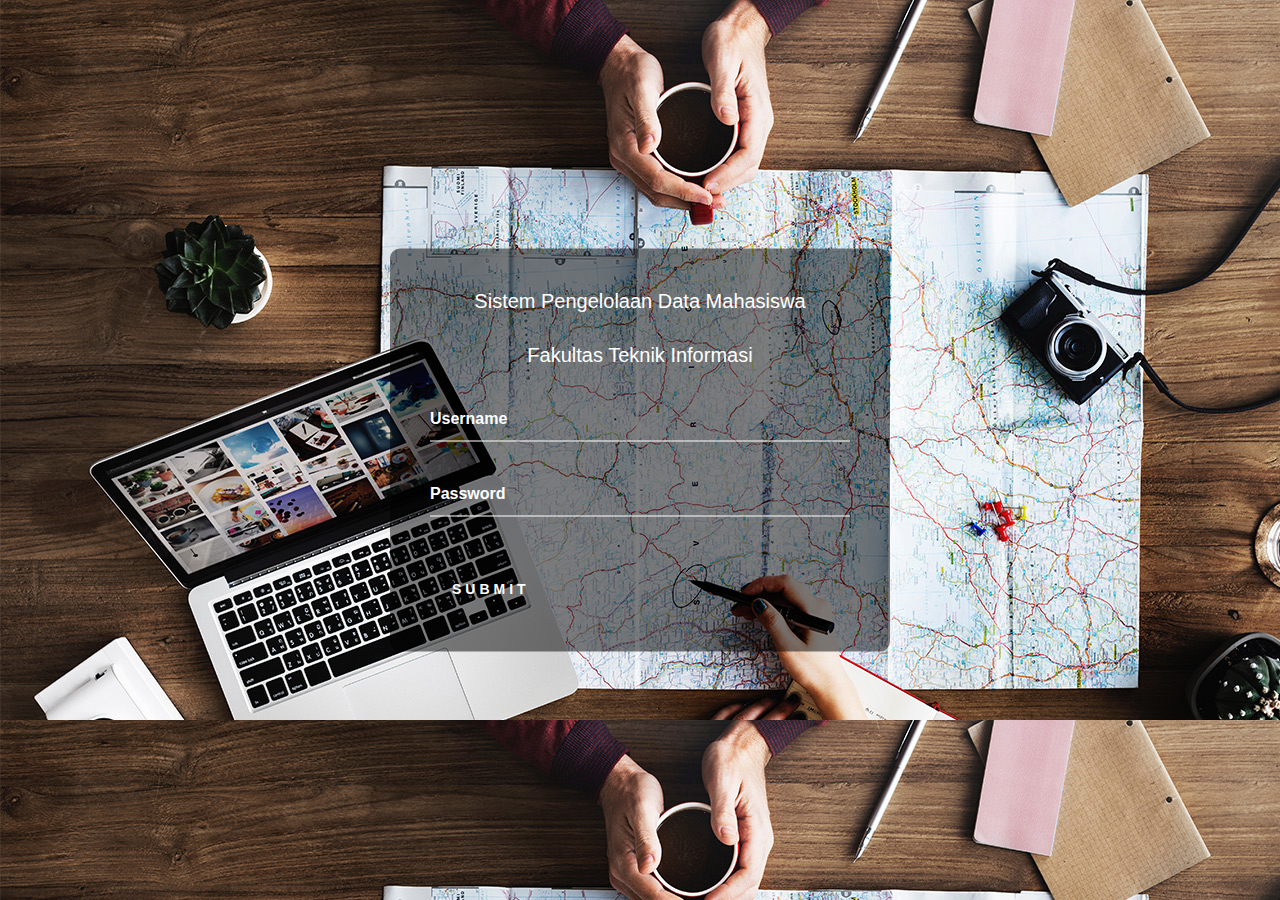
<file: login.html>
<!DOCTYPE html>
<html lang="en">
    <head>
        <meta charset="utf-8">
        <meta http-equiv="X-UA-Compatible" content="IE=edge">
        <meta name="viewport" content="width=device-width, initial-scale=1">

        <title>Test Kompetensi Dasar</title>
        <link rel="icon" type="image-icon" href="../wisata_alam/img/webicon.png">
    <!-- load stylesheets -->
        <link rel="stylesheet" href="https://fonts.googleapis.com/css?family=Open+Sans:300,400,600,700">  <!-- Google web font "Open Sans" -->
        <link rel="stylesheet" href="font-awesome-4.7.0/css/font-awesome.min.css">                <!-- Font Awesome -->
        <link rel="stylesheet" href="css/bootstrap.min.css">                                      <!-- Bootstrap style -->
        <link rel="stylesheet" type="text/css" href="css/datepicker.css"/>
        <link rel="stylesheet" type="text/css" href="slick/slick.css"/>
        <link rel="stylesheet" type="text/css" href="slick/slick-theme.css"/>
        <link rel="stylesheet" href="css/templatemo-style.css">                                   <!-- Templatemo style -->
        <link rel="stylesheet" href="css/login-stlye.css">
    </head>

    <body>
        <div>
            <form action="dashboard-admin/login-admin.php" method="post">
            <div class="login-box">
                    <h5>Sistem Pengelolaan Data Mahasiswa</h5>
                    <h5>Fakultas Teknik Informasi</h5>
                    <form">
                        <div  class="user-box">
                            <input type="user" name="Username" required="">
                            <label>Username</label>
                        </div>
                        <div class="user-box">
                            <input type="password" name="Password" required="">
                            <label>Password</label>
                        </div>
                        <button type="submit" class="btn-submit" name="submit">
                            <span></span>
                            <span></span>
                            <span></span>
                            <span></span>
                            Submit
                        </button>                    
                </form>
            </div>
            </form>
        </div>
</html>
</file>
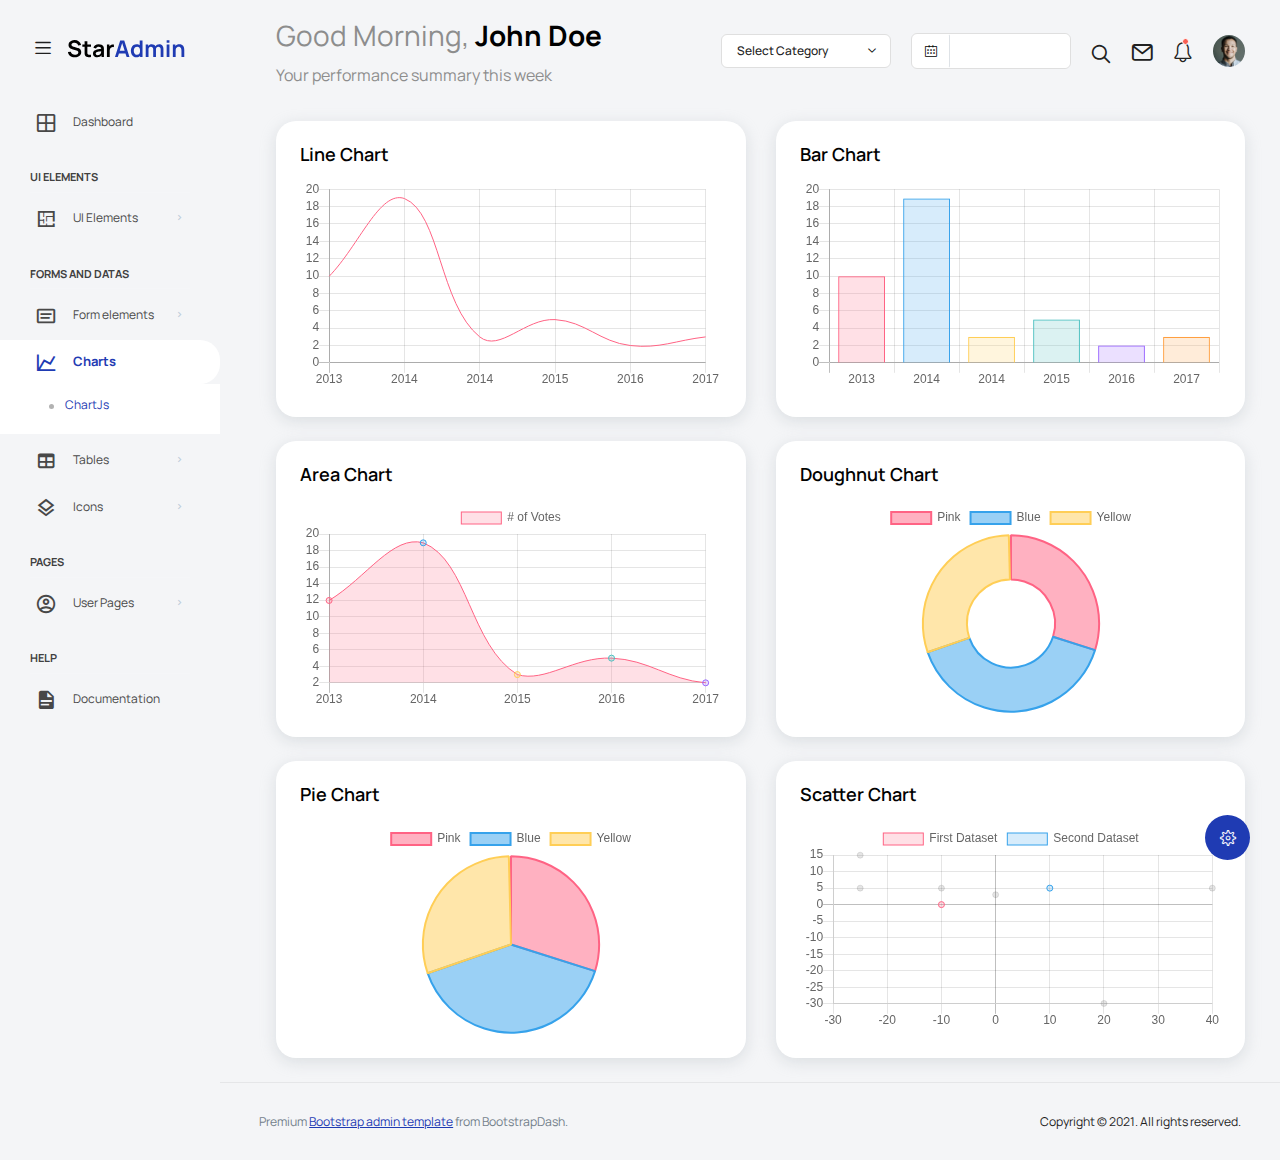
<file: dashboard-admin/template/pages/charts/chartjs.html>
<!DOCTYPE html>
<html lang="en">

<head>
  <!-- Required meta tags -->
  <meta charset="utf-8">
  <meta name="viewport" content="width=device-width, initial-scale=1, shrink-to-fit=no">
  <title>Star Admin2 </title>
  <!-- plugins:css -->
  <link rel="stylesheet" href="../../vendors/feather/feather.css">
  <link rel="stylesheet" href="../../vendors/mdi/css/materialdesignicons.min.css">
  <link rel="stylesheet" href="../../vendors/ti-icons/css/themify-icons.css">
  <link rel="stylesheet" href="../../vendors/typicons/typicons.css">
  <link rel="stylesheet" href="../../vendors/simple-line-icons/css/simple-line-icons.css">
  <link rel="stylesheet" href="../../vendors/css/vendor.bundle.base.css">
  <!-- endinject -->
  <!-- Plugin css for this page -->
  <!-- End plugin css for this page -->
  <!-- inject:css -->
  <link rel="stylesheet" href="../../css/vertical-layout-light/style.css">
  <!-- endinject -->
  <link rel="shortcut icon" href="../../images/favicon.png" />
</head>

<body>
  <div class="container-scroller">
    <!-- partial:../../partials/_navbar.html -->
    <nav class="navbar default-layout col-lg-12 col-12 p-0 fixed-top d-flex align-items-top flex-row">
      <div class="text-center navbar-brand-wrapper d-flex align-items-center justify-content-start">
        <div class="me-3">
          <button class="navbar-toggler navbar-toggler align-self-center" type="button" data-bs-toggle="minimize">
            <span class="icon-menu"></span>
          </button>
        </div>
        <div>
          <a class="navbar-brand brand-logo" href="../../index.html">
            <img src="../../images/logo.svg" alt="logo" />
          </a>
          <a class="navbar-brand brand-logo-mini" href="../../index.html">
            <img src="../../images/logo-mini.svg" alt="logo" />
          </a>
        </div>
      </div>
      <div class="navbar-menu-wrapper d-flex align-items-top"> 
        <ul class="navbar-nav">
          <li class="nav-item font-weight-semibold d-none d-lg-block ms-0">
            <h1 class="welcome-text">Good Morning, <span class="text-black fw-bold">John Doe</span></h1>
            <h3 class="welcome-sub-text">Your performance summary this week </h3>
          </li>
        </ul>
        <ul class="navbar-nav ms-auto">
          <li class="nav-item dropdown d-none d-lg-block">
            <a class="nav-link dropdown-bordered dropdown-toggle dropdown-toggle-split" id="messageDropdown" href="#" data-bs-toggle="dropdown" aria-expanded="false"> Select Category </a>
            <div class="dropdown-menu dropdown-menu-right navbar-dropdown preview-list pb-0" aria-labelledby="messageDropdown">
              <a class="dropdown-item py-3" >
                <p class="mb-0 font-weight-medium float-left">Select category</p>
              </a>
              <div class="dropdown-divider"></div>
              <a class="dropdown-item preview-item">
                <div class="preview-item-content flex-grow py-2">
                  <p class="preview-subject ellipsis font-weight-medium text-dark">Bootstrap Bundle </p>
                  <p class="fw-light small-text mb-0">This is a Bundle featuring 16 unique dashboards</p>
                </div>
              </a>
              <a class="dropdown-item preview-item">
                <div class="preview-item-content flex-grow py-2">
                  <p class="preview-subject ellipsis font-weight-medium text-dark">Angular Bundle</p>
                  <p class="fw-light small-text mb-0">Everything you’ll ever need for your Angular projects</p>
                </div>
              </a>
              <a class="dropdown-item preview-item">
                <div class="preview-item-content flex-grow py-2">
                  <p class="preview-subject ellipsis font-weight-medium text-dark">VUE Bundle</p>
                  <p class="fw-light small-text mb-0">Bundle of 6 Premium Vue Admin Dashboard</p>
                </div>
              </a>
              <a class="dropdown-item preview-item">
                <div class="preview-item-content flex-grow py-2">
                  <p class="preview-subject ellipsis font-weight-medium text-dark">React Bundle</p>
                  <p class="fw-light small-text mb-0">Bundle of 8 Premium React Admin Dashboard</p>
                </div>
              </a>
            </div>
          </li>
          <li class="nav-item d-none d-lg-block">
            <div id="datepicker-popup" class="input-group date datepicker navbar-date-picker">
              <span class="input-group-addon input-group-prepend border-right">
                <span class="icon-calendar input-group-text calendar-icon"></span>
              </span>
              <input type="text" class="form-control">
            </div>
          </li>
          <li class="nav-item">
            <form class="search-form" action="#">
              <i class="icon-search"></i>
              <input type="search" class="form-control" placeholder="Search Here" title="Search here">
            </form>
          </li>
          <li class="nav-item dropdown">
            <a class="nav-link count-indicator" id="notificationDropdown" href="#" data-bs-toggle="dropdown">
              <i class="icon-mail icon-lg"></i>
            </a>
            <div class="dropdown-menu dropdown-menu-right navbar-dropdown preview-list pb-0" aria-labelledby="notificationDropdown">
              <a class="dropdown-item py-3 border-bottom">
                <p class="mb-0 font-weight-medium float-left">You have 4 new notifications </p>
                <span class="badge badge-pill badge-primary float-right">View all</span>
              </a>
              <a class="dropdown-item preview-item py-3">
                <div class="preview-thumbnail">
                  <i class="mdi mdi-alert m-auto text-primary"></i>
                </div>
                <div class="preview-item-content">
                  <h6 class="preview-subject fw-normal text-dark mb-1">Application Error</h6>
                  <p class="fw-light small-text mb-0"> Just now </p>
                </div>
              </a>
              <a class="dropdown-item preview-item py-3">
                <div class="preview-thumbnail">
                  <i class="mdi mdi-settings m-auto text-primary"></i>
                </div>
                <div class="preview-item-content">
                  <h6 class="preview-subject fw-normal text-dark mb-1">Settings</h6>
                  <p class="fw-light small-text mb-0"> Private message </p>
                </div>
              </a>
              <a class="dropdown-item preview-item py-3">
                <div class="preview-thumbnail">
                  <i class="mdi mdi-airballoon m-auto text-primary"></i>
                </div>
                <div class="preview-item-content">
                  <h6 class="preview-subject fw-normal text-dark mb-1">New user registration</h6>
                  <p class="fw-light small-text mb-0"> 2 days ago </p>
                </div>
              </a>
            </div>
          </li>
          <li class="nav-item dropdown"> 
            <a class="nav-link count-indicator" id="countDropdown" href="#" data-bs-toggle="dropdown" aria-expanded="false">
              <i class="icon-bell"></i>
              <span class="count"></span>
            </a>
            <div class="dropdown-menu dropdown-menu-right navbar-dropdown preview-list pb-0" aria-labelledby="countDropdown">
              <a class="dropdown-item py-3">
                <p class="mb-0 font-weight-medium float-left">You have 7 unread mails </p>
                <span class="badge badge-pill badge-primary float-right">View all</span>
              </a>
              <div class="dropdown-divider"></div>
              <a class="dropdown-item preview-item">
                <div class="preview-thumbnail">
                  <img src="../../images/faces/face10.jpg" alt="image" class="img-sm profile-pic">
                </div>
                <div class="preview-item-content flex-grow py-2">
                  <p class="preview-subject ellipsis font-weight-medium text-dark">Marian Garner </p>
                  <p class="fw-light small-text mb-0"> The meeting is cancelled </p>
                </div>
              </a>
              <a class="dropdown-item preview-item">
                <div class="preview-thumbnail">
                  <img src="../../images/faces/face12.jpg" alt="image" class="img-sm profile-pic">
                </div>
                <div class="preview-item-content flex-grow py-2">
                  <p class="preview-subject ellipsis font-weight-medium text-dark">David Grey </p>
                  <p class="fw-light small-text mb-0"> The meeting is cancelled </p>
                </div>
              </a>
              <a class="dropdown-item preview-item">
                <div class="preview-thumbnail">
                  <img src="../../images/faces/face1.jpg" alt="image" class="img-sm profile-pic">
                </div>
                <div class="preview-item-content flex-grow py-2">
                  <p class="preview-subject ellipsis font-weight-medium text-dark">Travis Jenkins </p>
                  <p class="fw-light small-text mb-0"> The meeting is cancelled </p>
                </div>
              </a>
            </div>
          </li>
          <li class="nav-item dropdown d-none d-lg-block user-dropdown">
            <a class="nav-link" id="UserDropdown" href="#" data-bs-toggle="dropdown" aria-expanded="false">
              <img class="img-xs rounded-circle" src="../../images/faces/face8.jpg" alt="Profile image"> </a>
            <div class="dropdown-menu dropdown-menu-right navbar-dropdown" aria-labelledby="UserDropdown">
              <div class="dropdown-header text-center">
                <img class="img-md rounded-circle" src="../../images/faces/face8.jpg" alt="Profile image">
                <p class="mb-1 mt-3 font-weight-semibold">Allen Moreno</p>
                <p class="fw-light text-muted mb-0">allenmoreno@gmail.com</p>
              </div>
              <a class="dropdown-item"><i class="dropdown-item-icon mdi mdi-account-outline text-primary me-2"></i> My Profile <span class="badge badge-pill badge-danger">1</span></a>
              <a class="dropdown-item"><i class="dropdown-item-icon mdi mdi-message-text-outline text-primary me-2"></i> Messages</a>
              <a class="dropdown-item"><i class="dropdown-item-icon mdi mdi-calendar-check-outline text-primary me-2"></i> Activity</a>
              <a class="dropdown-item"><i class="dropdown-item-icon mdi mdi-help-circle-outline text-primary me-2"></i> FAQ</a>
              <a class="dropdown-item"><i class="dropdown-item-icon mdi mdi-power text-primary me-2"></i>Sign Out</a>
            </div>
          </li>
        </ul>
        <button class="navbar-toggler navbar-toggler-right d-lg-none align-self-center" type="button" data-bs-toggle="offcanvas">
          <span class="mdi mdi-menu"></span>
        </button>
      </div>
    </nav>
    <!-- partial -->
    <div class="container-fluid page-body-wrapper">
      <!-- partial:../../partials/_settings-panel.html -->
      <div class="theme-setting-wrapper">
        <div id="settings-trigger"><i class="ti-settings"></i></div>
        <div id="theme-settings" class="settings-panel">
          <i class="settings-close ti-close"></i>
          <p class="settings-heading">SIDEBAR SKINS</p>
          <div class="sidebar-bg-options selected" id="sidebar-light-theme"><div class="img-ss rounded-circle bg-light border me-3"></div>Light</div>
          <div class="sidebar-bg-options" id="sidebar-dark-theme"><div class="img-ss rounded-circle bg-dark border me-3"></div>Dark</div>
          <p class="settings-heading mt-2">HEADER SKINS</p>
          <div class="color-tiles mx-0 px-4">
            <div class="tiles success"></div>
            <div class="tiles warning"></div>
            <div class="tiles danger"></div>
            <div class="tiles info"></div>
            <div class="tiles dark"></div>
            <div class="tiles default"></div>
          </div>
        </div>
      </div>
      <div id="right-sidebar" class="settings-panel">
        <i class="settings-close ti-close"></i>
        <ul class="nav nav-tabs border-top" id="setting-panel" role="tablist">
          <li class="nav-item">
            <a class="nav-link active" id="todo-tab" data-bs-toggle="tab" href="#todo-section" role="tab" aria-controls="todo-section" aria-expanded="true">TO DO LIST</a>
          </li>
          <li class="nav-item">
            <a class="nav-link" id="chats-tab" data-bs-toggle="tab" href="#chats-section" role="tab" aria-controls="chats-section">CHATS</a>
          </li>
        </ul>
        <div class="tab-content" id="setting-content">
          <div class="tab-pane fade show active scroll-wrapper" id="todo-section" role="tabpanel" aria-labelledby="todo-section">
            <div class="add-items d-flex px-3 mb-0">
              <form class="form w-100">
                <div class="form-group d-flex">
                  <input type="text" class="form-control todo-list-input" placeholder="Add To-do">
                  <button type="submit" class="add btn btn-primary todo-list-add-btn" id="add-task">Add</button>
                </div>
              </form>
            </div>
            <div class="list-wrapper px-3">
              <ul class="d-flex flex-column-reverse todo-list">
                <li>
                  <div class="form-check">
                    <label class="form-check-label">
                      <input class="checkbox" type="checkbox">
                      Team review meeting at 3.00 PM
                    </label>
                  </div>
                  <i class="remove ti-close"></i>
                </li>
                <li>
                  <div class="form-check">
                    <label class="form-check-label">
                      <input class="checkbox" type="checkbox">
                      Prepare for presentation
                    </label>
                  </div>
                  <i class="remove ti-close"></i>
                </li>
                <li>
                  <div class="form-check">
                    <label class="form-check-label">
                      <input class="checkbox" type="checkbox">
                      Resolve all the low priority tickets due today
                    </label>
                  </div>
                  <i class="remove ti-close"></i>
                </li>
                <li class="completed">
                  <div class="form-check">
                    <label class="form-check-label">
                      <input class="checkbox" type="checkbox" checked>
                      Schedule meeting for next week
                    </label>
                  </div>
                  <i class="remove ti-close"></i>
                </li>
                <li class="completed">
                  <div class="form-check">
                    <label class="form-check-label">
                      <input class="checkbox" type="checkbox" checked>
                      Project review
                    </label>
                  </div>
                  <i class="remove ti-close"></i>
                </li>
              </ul>
            </div>
            <h4 class="px-3 text-muted mt-5 fw-light mb-0">Events</h4>
            <div class="events pt-4 px-3">
              <div class="wrapper d-flex mb-2">
                <i class="ti-control-record text-primary me-2"></i>
                <span>Feb 11 2018</span>
              </div>
              <p class="mb-0 font-weight-thin text-gray">Creating component page build a js</p>
              <p class="text-gray mb-0">The total number of sessions</p>
            </div>
            <div class="events pt-4 px-3">
              <div class="wrapper d-flex mb-2">
                <i class="ti-control-record text-primary me-2"></i>
                <span>Feb 7 2018</span>
              </div>
              <p class="mb-0 font-weight-thin text-gray">Meeting with Alisa</p>
              <p class="text-gray mb-0 ">Call Sarah Graves</p>
            </div>
          </div>
          <!-- To do section tab ends -->
          <div class="tab-pane fade" id="chats-section" role="tabpanel" aria-labelledby="chats-section">
            <div class="d-flex align-items-center justify-content-between border-bottom">
              <p class="settings-heading border-top-0 mb-3 pl-3 pt-0 border-bottom-0 pb-0">Friends</p>
              <small class="settings-heading border-top-0 mb-3 pt-0 border-bottom-0 pb-0 pr-3 fw-normal">See All</small>
            </div>
            <ul class="chat-list">
              <li class="list active">
                <div class="profile"><img src="../../images/faces/face1.jpg" alt="image"><span class="online"></span></div>
                <div class="info">
                  <p>Thomas Douglas</p>
                  <p>Available</p>
                </div>
                <small class="text-muted my-auto">19 min</small>
              </li>
              <li class="list">
                <div class="profile"><img src="../../images/faces/face2.jpg" alt="image"><span class="offline"></span></div>
                <div class="info">
                  <div class="wrapper d-flex">
                    <p>Catherine</p>
                  </div>
                  <p>Away</p>
                </div>
                <div class="badge badge-success badge-pill my-auto mx-2">4</div>
                <small class="text-muted my-auto">23 min</small>
              </li>
              <li class="list">
                <div class="profile"><img src="../../images/faces/face3.jpg" alt="image"><span class="online"></span></div>
                <div class="info">
                  <p>Daniel Russell</p>
                  <p>Available</p>
                </div>
                <small class="text-muted my-auto">14 min</small>
              </li>
              <li class="list">
                <div class="profile"><img src="../../images/faces/face4.jpg" alt="image"><span class="offline"></span></div>
                <div class="info">
                  <p>James Richardson</p>
                  <p>Away</p>
                </div>
                <small class="text-muted my-auto">2 min</small>
              </li>
              <li class="list">
                <div class="profile"><img src="../../images/faces/face5.jpg" alt="image"><span class="online"></span></div>
                <div class="info">
                  <p>Madeline Kennedy</p>
                  <p>Available</p>
                </div>
                <small class="text-muted my-auto">5 min</small>
              </li>
              <li class="list">
                <div class="profile"><img src="../../images/faces/face6.jpg" alt="image"><span class="online"></span></div>
                <div class="info">
                  <p>Sarah Graves</p>
                  <p>Available</p>
                </div>
                <small class="text-muted my-auto">47 min</small>
              </li>
            </ul>
          </div>
          <!-- chat tab ends -->
        </div>
      </div>
      <!-- partial -->
      <!-- partial:../../partials/_sidebar.html -->
      <nav class="sidebar sidebar-offcanvas" id="sidebar">
        <ul class="nav">
          <li class="nav-item">
            <a class="nav-link" href="../../index.html">
              <i class="mdi mdi-grid-large menu-icon"></i>
              <span class="menu-title">Dashboard</span>
            </a>
          </li>
          <li class="nav-item nav-category">UI Elements</li>
          <li class="nav-item">
            <a class="nav-link" data-bs-toggle="collapse" href="#ui-basic" aria-expanded="false" aria-controls="ui-basic">
              <i class="menu-icon mdi mdi-floor-plan"></i>
              <span class="menu-title">UI Elements</span>
              <i class="menu-arrow"></i> 
            </a>
            <div class="collapse" id="ui-basic">
              <ul class="nav flex-column sub-menu">
                <li class="nav-item"> <a class="nav-link" href="../../pages/ui-features/buttons.html">Buttons</a></li>
                <li class="nav-item"> <a class="nav-link" href="../../pages/ui-features/dropdowns.html">Dropdowns</a></li>
                <li class="nav-item"> <a class="nav-link" href="../../pages/ui-features/typography.html">Typography</a></li>
              </ul>
            </div>
          </li>
          <li class="nav-item nav-category">Forms and Datas</li>
          <li class="nav-item">
            <a class="nav-link" data-bs-toggle="collapse" href="#form-elements" aria-expanded="false" aria-controls="form-elements">
              <i class="menu-icon mdi mdi-card-text-outline"></i>
              <span class="menu-title">Form elements</span>
              <i class="menu-arrow"></i>
            </a>
            <div class="collapse" id="form-elements">
              <ul class="nav flex-column sub-menu">
                <li class="nav-item"><a class="nav-link" href="../../pages/forms/basic_elements.html">Basic Elements</a></li>
              </ul>
            </div>
          </li>
          <li class="nav-item">
            <a class="nav-link" data-bs-toggle="collapse" href="#charts" aria-expanded="false" aria-controls="charts">
              <i class="menu-icon mdi mdi-chart-line"></i>
              <span class="menu-title">Charts</span>
              <i class="menu-arrow"></i>
            </a>
            <div class="collapse" id="charts">
              <ul class="nav flex-column sub-menu">
                <li class="nav-item"> <a class="nav-link" href="../../pages/charts/chartjs.html">ChartJs</a></li>
              </ul>
            </div>
          </li>
          <li class="nav-item">
            <a class="nav-link" data-bs-toggle="collapse" href="#tables" aria-expanded="false" aria-controls="tables">
              <i class="menu-icon mdi mdi-table"></i>
              <span class="menu-title">Tables</span>
              <i class="menu-arrow"></i>
            </a>
            <div class="collapse" id="tables">
              <ul class="nav flex-column sub-menu">
                <li class="nav-item"> <a class="nav-link" href="../../pages/tables/basic-table.html">Basic table</a></li>
              </ul>
            </div>
          </li>
          <li class="nav-item">
            <a class="nav-link" data-bs-toggle="collapse" href="#icons" aria-expanded="false" aria-controls="icons">
              <i class="menu-icon mdi mdi-layers-outline"></i>
              <span class="menu-title">Icons</span>
              <i class="menu-arrow"></i>
            </a>
            <div class="collapse" id="icons">
              <ul class="nav flex-column sub-menu">
                <li class="nav-item"> <a class="nav-link" href="../../pages/icons/mdi.html">Mdi icons</a></li>
              </ul>
            </div>
          </li>
          <li class="nav-item nav-category">pages</li>
          <li class="nav-item">
            <a class="nav-link" data-bs-toggle="collapse" href="#auth" aria-expanded="false" aria-controls="auth">
              <i class="menu-icon mdi mdi-account-circle-outline"></i>
              <span class="menu-title">User Pages</span>
              <i class="menu-arrow"></i>
            </a>
            <div class="collapse" id="auth">
              <ul class="nav flex-column sub-menu">
                <li class="nav-item"> <a class="nav-link" href="../../pages/samples/login.html"> Login </a></li>
              </ul>
            </div>
          </li>
          <li class="nav-item nav-category">help</li>
          <li class="nav-item">
            <a class="nav-link" href="http://bootstrapdash.com/demo/star-admin2-free/docs/documentation.html">
              <i class="menu-icon mdi mdi-file-document"></i>
              <span class="menu-title">Documentation</span>
            </a>
          </li>
        </ul>
      </nav>
      <!-- partial -->
      <div class="main-panel">
        <div class="content-wrapper">
          <div class="row">
            <div class="col-lg-6 grid-margin stretch-card">
              <div class="card">
                <div class="card-body">
                  <h4 class="card-title">Line chart</h4>
                  <canvas id="lineChart"></canvas>
                </div>
              </div>
            </div>
            <div class="col-lg-6 grid-margin stretch-card">
              <div class="card">
                <div class="card-body">
                  <h4 class="card-title">Bar chart</h4>
                  <canvas id="barChart"></canvas>
                </div>
              </div>
            </div>
          </div>
          <div class="row">
            <div class="col-lg-6 grid-margin stretch-card">
              <div class="card">
                <div class="card-body">
                  <h4 class="card-title">Area chart</h4>
                  <canvas id="areaChart"></canvas>
                </div>
              </div>
            </div>
            <div class="col-lg-6 grid-margin stretch-card">
              <div class="card">
                <div class="card-body">
                  <h4 class="card-title">Doughnut chart</h4>
                  <canvas id="doughnutChart"></canvas>
                </div>
              </div>
            </div>
          </div>
          <div class="row">
            <div class="col-lg-6 grid-margin grid-margin-lg-0 stretch-card">
              <div class="card">
                <div class="card-body">
                  <h4 class="card-title">Pie chart</h4>
                  <canvas id="pieChart"></canvas>
                </div>
              </div>
            </div>
            <div class="col-lg-6 grid-margin grid-margin-lg-0 stretch-card">
              <div class="card">
                <div class="card-body">
                  <h4 class="card-title">Scatter chart</h4>
                  <canvas id="scatterChart"></canvas>
                </div>
              </div>
            </div>
          </div>
        </div>
        <!-- content-wrapper ends -->
        <!-- partial:../../partials/_footer.html -->
        <footer class="footer">
          <div class="d-sm-flex justify-content-center justify-content-sm-between">
            <span class="text-muted text-center text-sm-left d-block d-sm-inline-block">Premium <a href="https://www.bootstrapdash.com/" target="_blank">Bootstrap admin template</a> from BootstrapDash.</span>
            <span class="float-none float-sm-right d-block mt-1 mt-sm-0 text-center">Copyright © 2021. All rights reserved.</span>
          </div>
        </footer>
        <!-- partial -->
      </div>
      <!-- main-panel ends -->
    </div>
    <!-- page-body-wrapper ends -->
  </div>
  <!-- container-scroller -->
  <!-- plugins:js -->
  <script src="../../vendors/js/vendor.bundle.base.js"></script>
  <!-- endinject -->
  <!-- Plugin js for this page -->
  <script src="../../vendors/chart.js/Chart.min.js"></script>
  <script src="../../vendors/bootstrap-datepicker/bootstrap-datepicker.min.js"></script>
  <!-- End plugin js for this page -->
  <!-- inject:js -->
  <script src="../../js/off-canvas.js"></script>
  <script src="../../js/hoverable-collapse.js"></script>
  <script src="../../js/template.js"></script>
  <script src="../../js/settings.js"></script>
  <script src="../../js/todolist.js"></script>
  <!-- endinject -->
  <!-- Custom js for this page-->
  <script src="../../js/chart.js"></script>
  <!-- End custom js for this page-->
</body>

</html>
</file>
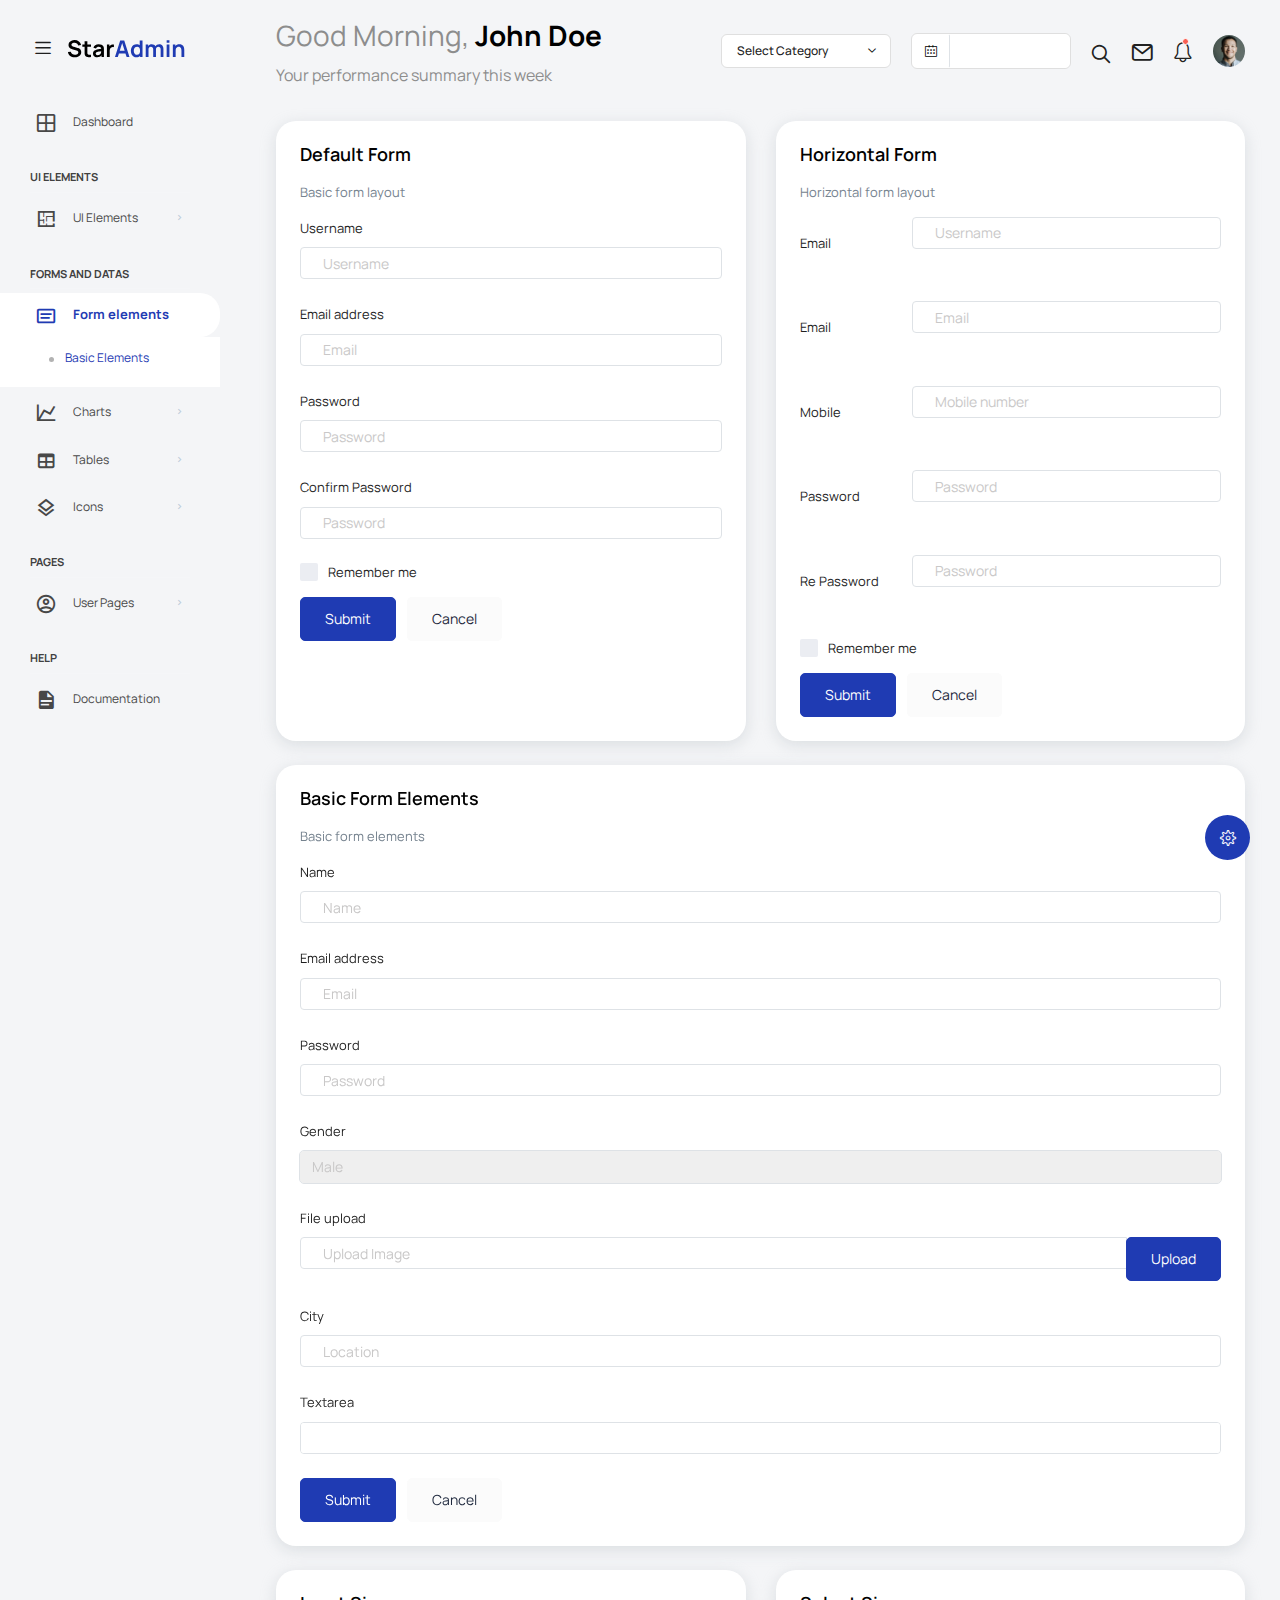
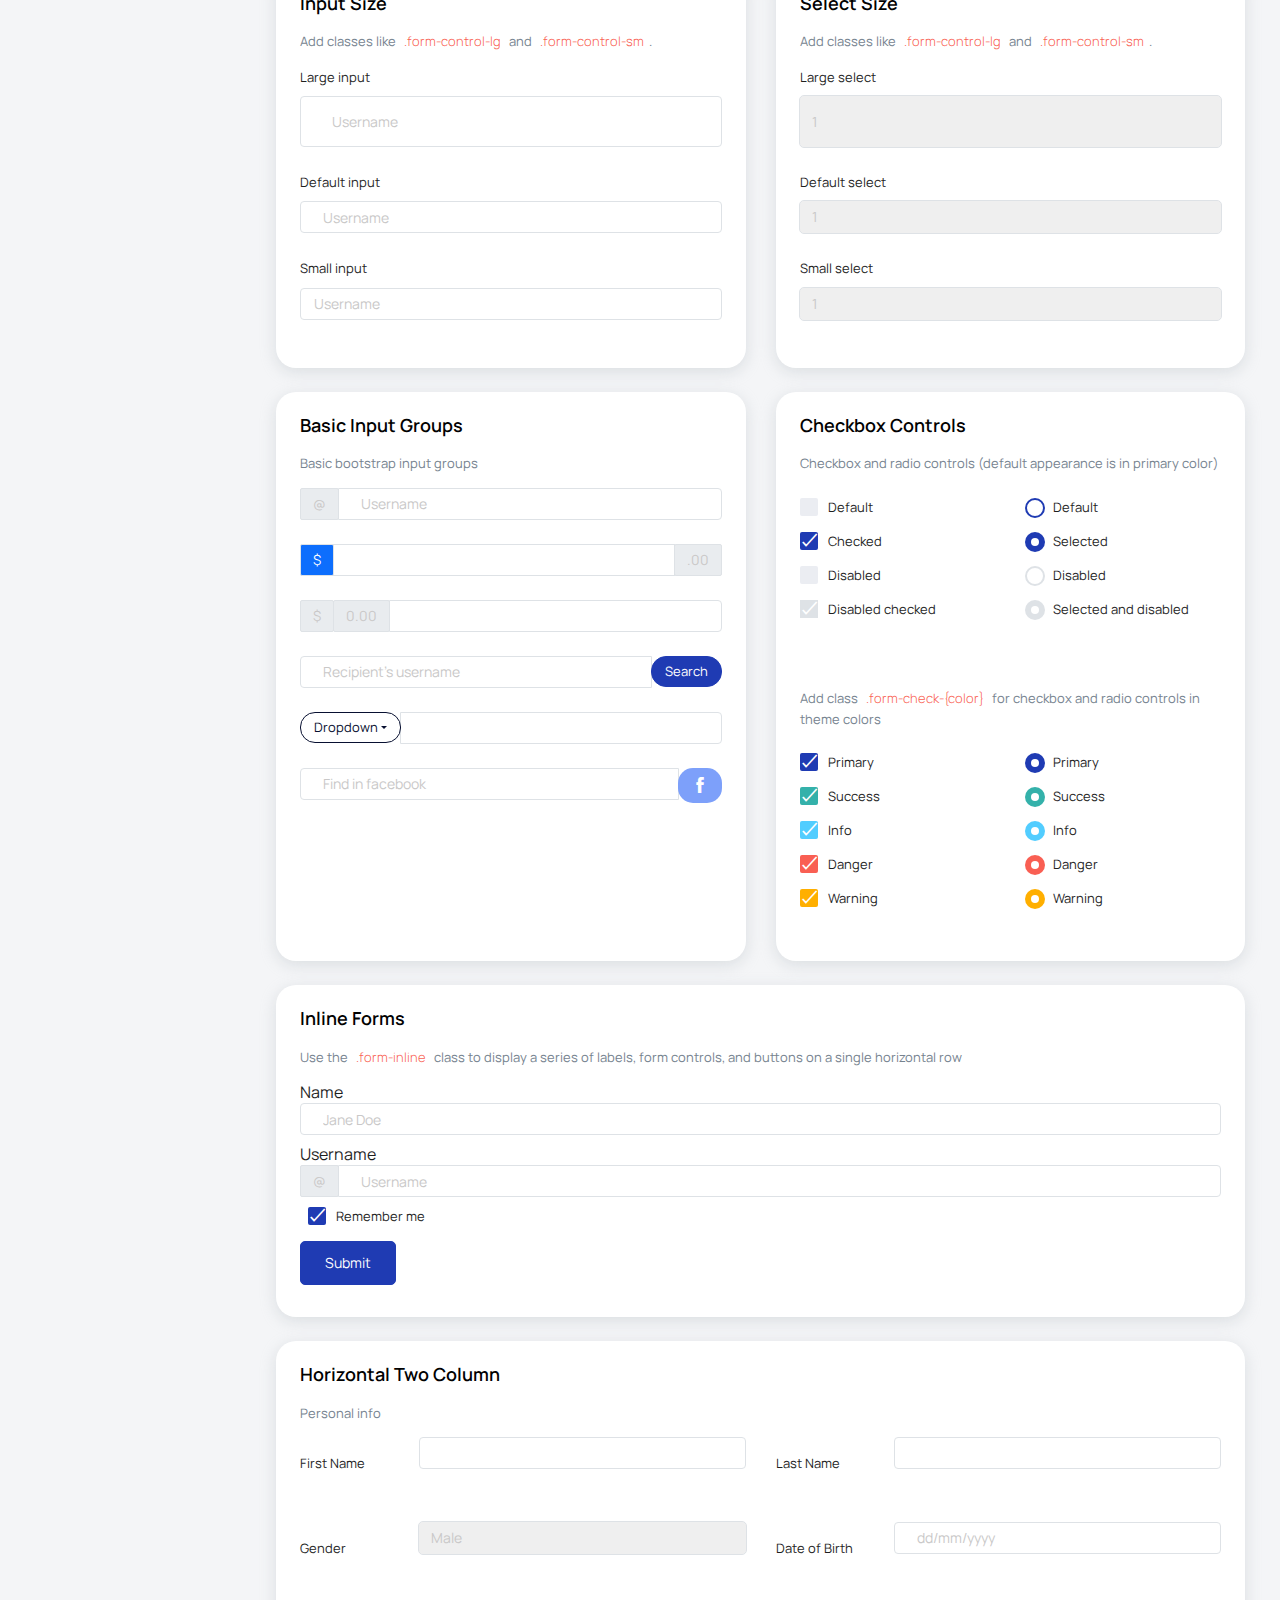
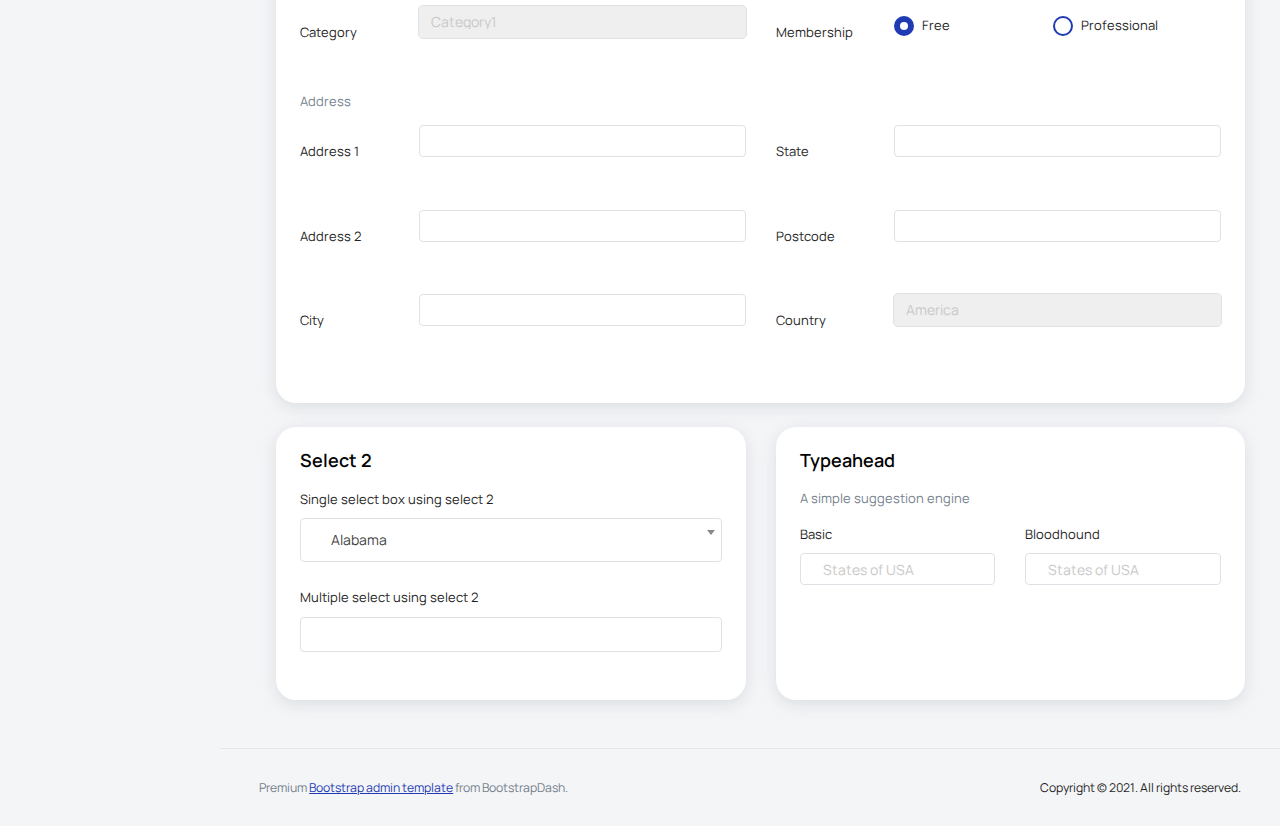
<file: dashboard-admin/template/pages/forms/basic_elements.html>
<!DOCTYPE html>
<html lang="en">

<head>
  <!-- Required meta tags -->
  <meta charset="utf-8">
  <meta name="viewport" content="width=device-width, initial-scale=1, shrink-to-fit=no">
  <title>Star Admin2 </title>
  <!-- plugins:css -->
  <link rel="stylesheet" href="../../vendors/feather/feather.css">
  <link rel="stylesheet" href="../../vendors/mdi/css/materialdesignicons.min.css">
  <link rel="stylesheet" href="../../vendors/ti-icons/css/themify-icons.css">
  <link rel="stylesheet" href="../../vendors/typicons/typicons.css">
  <link rel="stylesheet" href="../../vendors/simple-line-icons/css/simple-line-icons.css">
  <link rel="stylesheet" href="../../vendors/css/vendor.bundle.base.css">
  <!-- endinject -->
  <!-- Plugin css for this page -->
  <link rel="stylesheet" href="../../vendors/select2/select2.min.css">
  <link rel="stylesheet" href="../../vendors/select2-bootstrap-theme/select2-bootstrap.min.css">
  <!-- End plugin css for this page -->
  <!-- inject:css -->
  <link rel="stylesheet" href="../../css/vertical-layout-light/style.css">
  <!-- endinject -->
  <link rel="shortcut icon" href="../../images/favicon.png" />
</head>

<body>
  <div class="container-scroller">
    <!-- partial:../../partials/_navbar.html -->
    <nav class="navbar default-layout col-lg-12 col-12 p-0 fixed-top d-flex align-items-top flex-row">
      <div class="text-center navbar-brand-wrapper d-flex align-items-center justify-content-start">
        <div class="me-3">
          <button class="navbar-toggler navbar-toggler align-self-center" type="button" data-bs-toggle="minimize">
            <span class="icon-menu"></span>
          </button>
        </div>
        <div>
          <a class="navbar-brand brand-logo" href="../../index.html">
            <img src="../../images/logo.svg" alt="logo" />
          </a>
          <a class="navbar-brand brand-logo-mini" href="../../index.html">
            <img src="../../images/logo-mini.svg" alt="logo" />
          </a>
        </div>
      </div>
      <div class="navbar-menu-wrapper d-flex align-items-top"> 
        <ul class="navbar-nav">
          <li class="nav-item font-weight-semibold d-none d-lg-block ms-0">
            <h1 class="welcome-text">Good Morning, <span class="text-black fw-bold">John Doe</span></h1>
            <h3 class="welcome-sub-text">Your performance summary this week </h3>
          </li>
        </ul>
        <ul class="navbar-nav ms-auto">
          <li class="nav-item dropdown d-none d-lg-block">
            <a class="nav-link dropdown-bordered dropdown-toggle dropdown-toggle-split" id="messageDropdown" href="#" data-bs-toggle="dropdown" aria-expanded="false"> Select Category </a>
            <div class="dropdown-menu dropdown-menu-right navbar-dropdown preview-list pb-0" aria-labelledby="messageDropdown">
              <a class="dropdown-item py-3" >
                <p class="mb-0 font-weight-medium float-left">Select category</p>
              </a>
              <div class="dropdown-divider"></div>
              <a class="dropdown-item preview-item">
                <div class="preview-item-content flex-grow py-2">
                  <p class="preview-subject ellipsis font-weight-medium text-dark">Bootstrap Bundle </p>
                  <p class="fw-light small-text mb-0">This is a Bundle featuring 16 unique dashboards</p>
                </div>
              </a>
              <a class="dropdown-item preview-item">
                <div class="preview-item-content flex-grow py-2">
                  <p class="preview-subject ellipsis font-weight-medium text-dark">Angular Bundle</p>
                  <p class="fw-light small-text mb-0">Everything you’ll ever need for your Angular projects</p>
                </div>
              </a>
              <a class="dropdown-item preview-item">
                <div class="preview-item-content flex-grow py-2">
                  <p class="preview-subject ellipsis font-weight-medium text-dark">VUE Bundle</p>
                  <p class="fw-light small-text mb-0">Bundle of 6 Premium Vue Admin Dashboard</p>
                </div>
              </a>
              <a class="dropdown-item preview-item">
                <div class="preview-item-content flex-grow py-2">
                  <p class="preview-subject ellipsis font-weight-medium text-dark">React Bundle</p>
                  <p class="fw-light small-text mb-0">Bundle of 8 Premium React Admin Dashboard</p>
                </div>
              </a>
            </div>
          </li>
          <li class="nav-item d-none d-lg-block">
            <div id="datepicker-popup" class="input-group date datepicker navbar-date-picker">
              <span class="input-group-addon input-group-prepend border-right">
                <span class="icon-calendar input-group-text calendar-icon"></span>
              </span>
              <input type="text" class="form-control">
            </div>
          </li>
          <li class="nav-item">
            <form class="search-form" action="#">
              <i class="icon-search"></i>
              <input type="search" class="form-control" placeholder="Search Here" title="Search here">
            </form>
          </li>
          <li class="nav-item dropdown">
            <a class="nav-link count-indicator" id="notificationDropdown" href="#" data-bs-toggle="dropdown">
              <i class="icon-mail icon-lg"></i>
            </a>
            <div class="dropdown-menu dropdown-menu-right navbar-dropdown preview-list pb-0" aria-labelledby="notificationDropdown">
              <a class="dropdown-item py-3 border-bottom">
                <p class="mb-0 font-weight-medium float-left">You have 4 new notifications </p>
                <span class="badge badge-pill badge-primary float-right">View all</span>
              </a>
              <a class="dropdown-item preview-item py-3">
                <div class="preview-thumbnail">
                  <i class="mdi mdi-alert m-auto text-primary"></i>
                </div>
                <div class="preview-item-content">
                  <h6 class="preview-subject fw-normal text-dark mb-1">Application Error</h6>
                  <p class="fw-light small-text mb-0"> Just now </p>
                </div>
              </a>
              <a class="dropdown-item preview-item py-3">
                <div class="preview-thumbnail">
                  <i class="mdi mdi-settings m-auto text-primary"></i>
                </div>
                <div class="preview-item-content">
                  <h6 class="preview-subject fw-normal text-dark mb-1">Settings</h6>
                  <p class="fw-light small-text mb-0"> Private message </p>
                </div>
              </a>
              <a class="dropdown-item preview-item py-3">
                <div class="preview-thumbnail">
                  <i class="mdi mdi-airballoon m-auto text-primary"></i>
                </div>
                <div class="preview-item-content">
                  <h6 class="preview-subject fw-normal text-dark mb-1">New user registration</h6>
                  <p class="fw-light small-text mb-0"> 2 days ago </p>
                </div>
              </a>
            </div>
          </li>
          <li class="nav-item dropdown"> 
            <a class="nav-link count-indicator" id="countDropdown" href="#" data-bs-toggle="dropdown" aria-expanded="false">
              <i class="icon-bell"></i>
              <span class="count"></span>
            </a>
            <div class="dropdown-menu dropdown-menu-right navbar-dropdown preview-list pb-0" aria-labelledby="countDropdown">
              <a class="dropdown-item py-3">
                <p class="mb-0 font-weight-medium float-left">You have 7 unread mails </p>
                <span class="badge badge-pill badge-primary float-right">View all</span>
              </a>
              <div class="dropdown-divider"></div>
              <a class="dropdown-item preview-item">
                <div class="preview-thumbnail">
                  <img src="../../images/faces/face10.jpg" alt="image" class="img-sm profile-pic">
                </div>
                <div class="preview-item-content flex-grow py-2">
                  <p class="preview-subject ellipsis font-weight-medium text-dark">Marian Garner </p>
                  <p class="fw-light small-text mb-0"> The meeting is cancelled </p>
                </div>
              </a>
              <a class="dropdown-item preview-item">
                <div class="preview-thumbnail">
                  <img src="../../images/faces/face12.jpg" alt="image" class="img-sm profile-pic">
                </div>
                <div class="preview-item-content flex-grow py-2">
                  <p class="preview-subject ellipsis font-weight-medium text-dark">David Grey </p>
                  <p class="fw-light small-text mb-0"> The meeting is cancelled </p>
                </div>
              </a>
              <a class="dropdown-item preview-item">
                <div class="preview-thumbnail">
                  <img src="../../images/faces/face1.jpg" alt="image" class="img-sm profile-pic">
                </div>
                <div class="preview-item-content flex-grow py-2">
                  <p class="preview-subject ellipsis font-weight-medium text-dark">Travis Jenkins </p>
                  <p class="fw-light small-text mb-0"> The meeting is cancelled </p>
                </div>
              </a>
            </div>
          </li>
          <li class="nav-item dropdown d-none d-lg-block user-dropdown">
            <a class="nav-link" id="UserDropdown" href="#" data-bs-toggle="dropdown" aria-expanded="false">
              <img class="img-xs rounded-circle" src="../../images/faces/face8.jpg" alt="Profile image"> </a>
            <div class="dropdown-menu dropdown-menu-right navbar-dropdown" aria-labelledby="UserDropdown">
              <div class="dropdown-header text-center">
                <img class="img-md rounded-circle" src="../../images/faces/face8.jpg" alt="Profile image">
                <p class="mb-1 mt-3 font-weight-semibold">Allen Moreno</p>
                <p class="fw-light text-muted mb-0">allenmoreno@gmail.com</p>
              </div>
              <a class="dropdown-item"><i class="dropdown-item-icon mdi mdi-account-outline text-primary me-2"></i> My Profile <span class="badge badge-pill badge-danger">1</span></a>
              <a class="dropdown-item"><i class="dropdown-item-icon mdi mdi-message-text-outline text-primary me-2"></i> Messages</a>
              <a class="dropdown-item"><i class="dropdown-item-icon mdi mdi-calendar-check-outline text-primary me-2"></i> Activity</a>
              <a class="dropdown-item"><i class="dropdown-item-icon mdi mdi-help-circle-outline text-primary me-2"></i> FAQ</a>
              <a class="dropdown-item"><i class="dropdown-item-icon mdi mdi-power text-primary me-2"></i>Sign Out</a>
            </div>
          </li>
        </ul>
        <button class="navbar-toggler navbar-toggler-right d-lg-none align-self-center" type="button" data-bs-toggle="offcanvas">
          <span class="mdi mdi-menu"></span>
        </button>
      </div>
    </nav>
    <!-- partial -->
    <div class="container-fluid page-body-wrapper">
      <!-- partial:../../partials/_settings-panel.html -->
      <div class="theme-setting-wrapper">
        <div id="settings-trigger"><i class="ti-settings"></i></div>
        <div id="theme-settings" class="settings-panel">
          <i class="settings-close ti-close"></i>
          <p class="settings-heading">SIDEBAR SKINS</p>
          <div class="sidebar-bg-options selected" id="sidebar-light-theme"><div class="img-ss rounded-circle bg-light border me-3"></div>Light</div>
          <div class="sidebar-bg-options" id="sidebar-dark-theme"><div class="img-ss rounded-circle bg-dark border me-3"></div>Dark</div>
          <p class="settings-heading mt-2">HEADER SKINS</p>
          <div class="color-tiles mx-0 px-4">
            <div class="tiles success"></div>
            <div class="tiles warning"></div>
            <div class="tiles danger"></div>
            <div class="tiles info"></div>
            <div class="tiles dark"></div>
            <div class="tiles default"></div>
          </div>
        </div>
      </div>
      <div id="right-sidebar" class="settings-panel">
        <i class="settings-close ti-close"></i>
        <ul class="nav nav-tabs border-top" id="setting-panel" role="tablist">
          <li class="nav-item">
            <a class="nav-link active" id="todo-tab" data-bs-toggle="tab" href="#todo-section" role="tab" aria-controls="todo-section" aria-expanded="true">TO DO LIST</a>
          </li>
          <li class="nav-item">
            <a class="nav-link" id="chats-tab" data-bs-toggle="tab" href="#chats-section" role="tab" aria-controls="chats-section">CHATS</a>
          </li>
        </ul>
        <div class="tab-content" id="setting-content">
          <div class="tab-pane fade show active scroll-wrapper" id="todo-section" role="tabpanel" aria-labelledby="todo-section">
            <div class="add-items d-flex px-3 mb-0">
              <form class="form w-100">
                <div class="form-group d-flex">
                  <input type="text" class="form-control todo-list-input" placeholder="Add To-do">
                  <button type="submit" class="add btn btn-primary todo-list-add-btn" id="add-task">Add</button>
                </div>
              </form>
            </div>
            <div class="list-wrapper px-3">
              <ul class="d-flex flex-column-reverse todo-list">
                <li>
                  <div class="form-check">
                    <label class="form-check-label">
                      <input class="checkbox" type="checkbox">
                      Team review meeting at 3.00 PM
                    </label>
                  </div>
                  <i class="remove ti-close"></i>
                </li>
                <li>
                  <div class="form-check">
                    <label class="form-check-label">
                      <input class="checkbox" type="checkbox">
                      Prepare for presentation
                    </label>
                  </div>
                  <i class="remove ti-close"></i>
                </li>
                <li>
                  <div class="form-check">
                    <label class="form-check-label">
                      <input class="checkbox" type="checkbox">
                      Resolve all the low priority tickets due today
                    </label>
                  </div>
                  <i class="remove ti-close"></i>
                </li>
                <li class="completed">
                  <div class="form-check">
                    <label class="form-check-label">
                      <input class="checkbox" type="checkbox" checked>
                      Schedule meeting for next week
                    </label>
                  </div>
                  <i class="remove ti-close"></i>
                </li>
                <li class="completed">
                  <div class="form-check">
                    <label class="form-check-label">
                      <input class="checkbox" type="checkbox" checked>
                      Project review
                    </label>
                  </div>
                  <i class="remove ti-close"></i>
                </li>
              </ul>
            </div>
            <h4 class="px-3 text-muted mt-5 fw-light mb-0">Events</h4>
            <div class="events pt-4 px-3">
              <div class="wrapper d-flex mb-2">
                <i class="ti-control-record text-primary me-2"></i>
                <span>Feb 11 2018</span>
              </div>
              <p class="mb-0 font-weight-thin text-gray">Creating component page build a js</p>
              <p class="text-gray mb-0">The total number of sessions</p>
            </div>
            <div class="events pt-4 px-3">
              <div class="wrapper d-flex mb-2">
                <i class="ti-control-record text-primary me-2"></i>
                <span>Feb 7 2018</span>
              </div>
              <p class="mb-0 font-weight-thin text-gray">Meeting with Alisa</p>
              <p class="text-gray mb-0 ">Call Sarah Graves</p>
            </div>
          </div>
          <!-- To do section tab ends -->
          <div class="tab-pane fade" id="chats-section" role="tabpanel" aria-labelledby="chats-section">
            <div class="d-flex align-items-center justify-content-between border-bottom">
              <p class="settings-heading border-top-0 mb-3 pl-3 pt-0 border-bottom-0 pb-0">Friends</p>
              <small class="settings-heading border-top-0 mb-3 pt-0 border-bottom-0 pb-0 pr-3 fw-normal">See All</small>
            </div>
            <ul class="chat-list">
              <li class="list active">
                <div class="profile"><img src="../../images/faces/face1.jpg" alt="image"><span class="online"></span></div>
                <div class="info">
                  <p>Thomas Douglas</p>
                  <p>Available</p>
                </div>
                <small class="text-muted my-auto">19 min</small>
              </li>
              <li class="list">
                <div class="profile"><img src="../../images/faces/face2.jpg" alt="image"><span class="offline"></span></div>
                <div class="info">
                  <div class="wrapper d-flex">
                    <p>Catherine</p>
                  </div>
                  <p>Away</p>
                </div>
                <div class="badge badge-success badge-pill my-auto mx-2">4</div>
                <small class="text-muted my-auto">23 min</small>
              </li>
              <li class="list">
                <div class="profile"><img src="../../images/faces/face3.jpg" alt="image"><span class="online"></span></div>
                <div class="info">
                  <p>Daniel Russell</p>
                  <p>Available</p>
                </div>
                <small class="text-muted my-auto">14 min</small>
              </li>
              <li class="list">
                <div class="profile"><img src="../../images/faces/face4.jpg" alt="image"><span class="offline"></span></div>
                <div class="info">
                  <p>James Richardson</p>
                  <p>Away</p>
                </div>
                <small class="text-muted my-auto">2 min</small>
              </li>
              <li class="list">
                <div class="profile"><img src="../../images/faces/face5.jpg" alt="image"><span class="online"></span></div>
                <div class="info">
                  <p>Madeline Kennedy</p>
                  <p>Available</p>
                </div>
                <small class="text-muted my-auto">5 min</small>
              </li>
              <li class="list">
                <div class="profile"><img src="../../images/faces/face6.jpg" alt="image"><span class="online"></span></div>
                <div class="info">
                  <p>Sarah Graves</p>
                  <p>Available</p>
                </div>
                <small class="text-muted my-auto">47 min</small>
              </li>
            </ul>
          </div>
          <!-- chat tab ends -->
        </div>
      </div>
      <!-- partial -->
      <!-- partial:../../partials/_sidebar.html -->
      <nav class="sidebar sidebar-offcanvas" id="sidebar">
        <ul class="nav">
          <li class="nav-item">
            <a class="nav-link" href="../../index.html">
              <i class="mdi mdi-grid-large menu-icon"></i>
              <span class="menu-title">Dashboard</span>
            </a>
          </li>
          <li class="nav-item nav-category">UI Elements</li>
          <li class="nav-item">
            <a class="nav-link" data-bs-toggle="collapse" href="#ui-basic" aria-expanded="false" aria-controls="ui-basic">
              <i class="menu-icon mdi mdi-floor-plan"></i>
              <span class="menu-title">UI Elements</span>
              <i class="menu-arrow"></i> 
            </a>
            <div class="collapse" id="ui-basic">
              <ul class="nav flex-column sub-menu">
                <li class="nav-item"> <a class="nav-link" href="../../pages/ui-features/buttons.html">Buttons</a></li>
                <li class="nav-item"> <a class="nav-link" href="../../pages/ui-features/dropdowns.html">Dropdowns</a></li>
                <li class="nav-item"> <a class="nav-link" href="../../pages/ui-features/typography.html">Typography</a></li>
              </ul>
            </div>
          </li>
          <li class="nav-item nav-category">Forms and Datas</li>
          <li class="nav-item">
            <a class="nav-link" data-bs-toggle="collapse" href="#form-elements" aria-expanded="false" aria-controls="form-elements">
              <i class="menu-icon mdi mdi-card-text-outline"></i>
              <span class="menu-title">Form elements</span>
              <i class="menu-arrow"></i>
            </a>
            <div class="collapse" id="form-elements">
              <ul class="nav flex-column sub-menu">
                <li class="nav-item"><a class="nav-link" href="../../pages/forms/basic_elements.html">Basic Elements</a></li>
              </ul>
            </div>
          </li>
          <li class="nav-item">
            <a class="nav-link" data-bs-toggle="collapse" href="#charts" aria-expanded="false" aria-controls="charts">
              <i class="menu-icon mdi mdi-chart-line"></i>
              <span class="menu-title">Charts</span>
              <i class="menu-arrow"></i>
            </a>
            <div class="collapse" id="charts">
              <ul class="nav flex-column sub-menu">
                <li class="nav-item"> <a class="nav-link" href="../../pages/charts/chartjs.html">ChartJs</a></li>
              </ul>
            </div>
          </li>
          <li class="nav-item">
            <a class="nav-link" data-bs-toggle="collapse" href="#tables" aria-expanded="false" aria-controls="tables">
              <i class="menu-icon mdi mdi-table"></i>
              <span class="menu-title">Tables</span>
              <i class="menu-arrow"></i>
            </a>
            <div class="collapse" id="tables">
              <ul class="nav flex-column sub-menu">
                <li class="nav-item"> <a class="nav-link" href="../../pages/tables/basic-table.html">Basic table</a></li>
              </ul>
            </div>
          </li>
          <li class="nav-item">
            <a class="nav-link" data-bs-toggle="collapse" href="#icons" aria-expanded="false" aria-controls="icons">
              <i class="menu-icon mdi mdi-layers-outline"></i>
              <span class="menu-title">Icons</span>
              <i class="menu-arrow"></i>
            </a>
            <div class="collapse" id="icons">
              <ul class="nav flex-column sub-menu">
                <li class="nav-item"> <a class="nav-link" href="../../pages/icons/mdi.html">Mdi icons</a></li>
              </ul>
            </div>
          </li>
          <li class="nav-item nav-category">pages</li>
          <li class="nav-item">
            <a class="nav-link" data-bs-toggle="collapse" href="#auth" aria-expanded="false" aria-controls="auth">
              <i class="menu-icon mdi mdi-account-circle-outline"></i>
              <span class="menu-title">User Pages</span>
              <i class="menu-arrow"></i>
            </a>
            <div class="collapse" id="auth">
              <ul class="nav flex-column sub-menu">
                <li class="nav-item"> <a class="nav-link" href="../../pages/samples/login.html"> Login </a></li>
              </ul>
            </div>
          </li>
          <li class="nav-item nav-category">help</li>
          <li class="nav-item">
            <a class="nav-link" href="http://bootstrapdash.com/demo/star-admin2-free/docs/documentation.html">
              <i class="menu-icon mdi mdi-file-document"></i>
              <span class="menu-title">Documentation</span>
            </a>
          </li>
        </ul>
      </nav>
      <!-- partial -->
      <div class="main-panel">        
        <div class="content-wrapper">
          <div class="row">
            <div class="col-md-6 grid-margin stretch-card">
              <div class="card">
                <div class="card-body">
                  <h4 class="card-title">Default form</h4>
                  <p class="card-description">
                    Basic form layout
                  </p>
                  <form class="forms-sample">
                    <div class="form-group">
                      <label for="exampleInputUsername1">Username</label>
                      <input type="text" class="form-control" id="exampleInputUsername1" placeholder="Username">
                    </div>
                    <div class="form-group">
                      <label for="exampleInputEmail1">Email address</label>
                      <input type="email" class="form-control" id="exampleInputEmail1" placeholder="Email">
                    </div>
                    <div class="form-group">
                      <label for="exampleInputPassword1">Password</label>
                      <input type="password" class="form-control" id="exampleInputPassword1" placeholder="Password">
                    </div>
                    <div class="form-group">
                      <label for="exampleInputConfirmPassword1">Confirm Password</label>
                      <input type="password" class="form-control" id="exampleInputConfirmPassword1" placeholder="Password">
                    </div>
                    <div class="form-check form-check-flat form-check-primary">
                      <label class="form-check-label">
                        <input type="checkbox" class="form-check-input">
                        Remember me
                      </label>
                    </div>
                    <button type="submit" class="btn btn-primary me-2">Submit</button>
                    <button class="btn btn-light">Cancel</button>
                  </form>
                </div>
              </div>
            </div>
            <div class="col-md-6 grid-margin stretch-card">
              <div class="card">
                <div class="card-body">
                  <h4 class="card-title">Horizontal Form</h4>
                  <p class="card-description">
                    Horizontal form layout
                  </p>
                  <form class="forms-sample">
                    <div class="form-group row">
                      <label for="exampleInputUsername2" class="col-sm-3 col-form-label">Email</label>
                      <div class="col-sm-9">
                        <input type="text" class="form-control" id="exampleInputUsername2" placeholder="Username">
                      </div>
                    </div>
                    <div class="form-group row">
                      <label for="exampleInputEmail2" class="col-sm-3 col-form-label">Email</label>
                      <div class="col-sm-9">
                        <input type="email" class="form-control" id="exampleInputEmail2" placeholder="Email">
                      </div>
                    </div>
                    <div class="form-group row">
                      <label for="exampleInputMobile" class="col-sm-3 col-form-label">Mobile</label>
                      <div class="col-sm-9">
                        <input type="text" class="form-control" id="exampleInputMobile" placeholder="Mobile number">
                      </div>
                    </div>
                    <div class="form-group row">
                      <label for="exampleInputPassword2" class="col-sm-3 col-form-label">Password</label>
                      <div class="col-sm-9">
                        <input type="password" class="form-control" id="exampleInputPassword2" placeholder="Password">
                      </div>
                    </div>
                    <div class="form-group row">
                      <label for="exampleInputConfirmPassword2" class="col-sm-3 col-form-label">Re Password</label>
                      <div class="col-sm-9">
                        <input type="password" class="form-control" id="exampleInputConfirmPassword2" placeholder="Password">
                      </div>
                    </div>
                    <div class="form-check form-check-flat form-check-primary">
                      <label class="form-check-label">
                        <input type="checkbox" class="form-check-input">
                        Remember me
                      </label>
                    </div>
                    <button type="submit" class="btn btn-primary me-2">Submit</button>
                    <button class="btn btn-light">Cancel</button>
                  </form>
                </div>
              </div>
            </div>
            <div class="col-12 grid-margin stretch-card">
              <div class="card">
                <div class="card-body">
                  <h4 class="card-title">Basic form elements</h4>
                  <p class="card-description">
                    Basic form elements
                  </p>
                  <form class="forms-sample">
                    <div class="form-group">
                      <label for="exampleInputName1">Name</label>
                      <input type="text" class="form-control" id="exampleInputName1" placeholder="Name">
                    </div>
                    <div class="form-group">
                      <label for="exampleInputEmail3">Email address</label>
                      <input type="email" class="form-control" id="exampleInputEmail3" placeholder="Email">
                    </div>
                    <div class="form-group">
                      <label for="exampleInputPassword4">Password</label>
                      <input type="password" class="form-control" id="exampleInputPassword4" placeholder="Password">
                    </div>
                    <div class="form-group">
                      <label for="exampleSelectGender">Gender</label>
                        <select class="form-control" id="exampleSelectGender">
                          <option>Male</option>
                          <option>Female</option>
                        </select>
                      </div>
                    <div class="form-group">
                      <label>File upload</label>
                      <input type="file" name="img[]" class="file-upload-default">
                      <div class="input-group col-xs-12">
                        <input type="text" class="form-control file-upload-info" disabled placeholder="Upload Image">
                        <span class="input-group-append">
                          <button class="file-upload-browse btn btn-primary" type="button">Upload</button>
                        </span>
                      </div>
                    </div>
                    <div class="form-group">
                      <label for="exampleInputCity1">City</label>
                      <input type="text" class="form-control" id="exampleInputCity1" placeholder="Location">
                    </div>
                    <div class="form-group">
                      <label for="exampleTextarea1">Textarea</label>
                      <textarea class="form-control" id="exampleTextarea1" rows="4"></textarea>
                    </div>
                    <button type="submit" class="btn btn-primary me-2">Submit</button>
                    <button class="btn btn-light">Cancel</button>
                  </form>
                </div>
              </div>
            </div>
            <div class="col-md-6 grid-margin stretch-card">
              <div class="card">
                <div class="card-body">
                  <h4 class="card-title">Input size</h4>
                  <p class="card-description">
                    Add classes like <code>.form-control-lg</code> and <code>.form-control-sm</code>.
                  </p>
                  <div class="form-group">
                    <label>Large input</label>
                    <input type="text" class="form-control form-control-lg" placeholder="Username" aria-label="Username">
                  </div>
                  <div class="form-group">
                    <label>Default input</label>
                    <input type="text" class="form-control" placeholder="Username" aria-label="Username">
                  </div>
                  <div class="form-group">
                    <label>Small input</label>
                    <input type="text" class="form-control form-control-sm" placeholder="Username" aria-label="Username">
                  </div>
                </div>
              </div>
            </div>
            <div class="col-md-6 grid-margin stretch-card">
              <div class="card">
                <div class="card-body">
                  <h4 class="card-title">Select size</h4>
                  <p class="card-description">
                    Add classes like <code>.form-control-lg</code> and <code>.form-control-sm</code>.                    
                  </p>
                  <div class="form-group">
                    <label for="exampleFormControlSelect1">Large select</label>
                    <select class="form-control form-control-lg" id="exampleFormControlSelect1">
                      <option>1</option>
                      <option>2</option>
                      <option>3</option>
                      <option>4</option>
                      <option>5</option>
                    </select>
                  </div>
                  <div class="form-group">
                    <label for="exampleFormControlSelect2">Default select</label>
                    <select class="form-control" id="exampleFormControlSelect2">
                      <option>1</option>
                      <option>2</option>
                      <option>3</option>
                      <option>4</option>
                      <option>5</option>
                    </select>
                  </div>
                  <div class="form-group">
                    <label for="exampleFormControlSelect3">Small select</label>
                    <select class="form-control form-control-sm" id="exampleFormControlSelect3">
                      <option>1</option>
                      <option>2</option>
                      <option>3</option>
                      <option>4</option>
                      <option>5</option>
                    </select>
                  </div>
                </div>
              </div>
            </div>
            <div class="col-md-6 grid-margin stretch-card">
              <div class="card">
                <div class="card-body">
                  <h4 class="card-title">Basic input groups</h4>
                  <p class="card-description">
                    Basic bootstrap input groups
                  </p>
                  <div class="form-group">
                    <div class="input-group">
                      <div class="input-group-prepend">
                        <span class="input-group-text">@</span>
                      </div>
                      <input type="text" class="form-control" placeholder="Username" aria-label="Username">
                    </div>
                  </div>
                  <div class="form-group">
                    <div class="input-group">
                      <div class="input-group-prepend">
                        <span class="input-group-text bg-primary text-white">$</span>
                      </div>
                      <input type="text" class="form-control" aria-label="Amount (to the nearest dollar)">
                      <div class="input-group-append">
                        <span class="input-group-text">.00</span>
                      </div>
                    </div>
                  </div>
                  <div class="form-group">
                    <div class="input-group">
                      <div class="input-group-prepend">
                        <span class="input-group-text">$</span>
                      </div>
                      <div class="input-group-prepend">
                        <span class="input-group-text">0.00</span>
                      </div>
                      <input type="text" class="form-control" aria-label="Amount (to the nearest dollar)">
                    </div>
                  </div>
                  <div class="form-group">
                    <div class="input-group">
                      <input type="text" class="form-control" placeholder="Recipient's username" aria-label="Recipient's username">
                      <div class="input-group-append">
                        <button class="btn btn-sm btn-primary" type="button">Search</button>
                      </div>
                    </div>
                  </div>
                  <div class="form-group">
                    <div class="input-group">
                      <div class="input-group-prepend">
                        <button class="btn btn-sm btn-outline-primary dropdown-toggle" type="button" data-bs-toggle="dropdown" aria-haspopup="true" aria-expanded="false">Dropdown</button>
                        <div class="dropdown-menu">
                          <a class="dropdown-item" href="#">Action</a>
                          <a class="dropdown-item" href="#">Another action</a>
                          <a class="dropdown-item" href="#">Something else here</a>
                          <div role="separator" class="dropdown-divider"></div>
                          <a class="dropdown-item" href="#">Separated link</a>
                        </div>
                      </div>
                      <input type="text" class="form-control" aria-label="Text input with dropdown button">
                    </div>
                  </div>
                  <div class="form-group">
                    <div class="input-group">
                      <input type="text" class="form-control" placeholder="Find in facebook" aria-label="Recipient's username">
                      <div class="input-group-append">
                        <button class="btn btn-sm btn-facebook" type="button">
                          <i class="ti-facebook"></i>
                        </button>
                      </div>
                    </div>
                  </div>
                </div>
              </div>
            </div>
            <div class="col-md-6 grid-margin stretch-card">
              <div class="card">
                <div class="card-body">
                  <h4 class="card-title">Checkbox Controls</h4>
                  <p class="card-description">Checkbox and radio controls (default appearance is in primary color)</p>
                  <form>
                    <div class="row">
                      <div class="col-md-6">
                        <div class="form-group">
                          <div class="form-check">
                            <label class="form-check-label">
                              <input type="checkbox" class="form-check-input">
                              Default
                            </label>
                          </div>
                          <div class="form-check">
                            <label class="form-check-label">
                              <input type="checkbox" class="form-check-input" checked>
                              Checked
                            </label>
                          </div>
                          <div class="form-check">
                            <label class="form-check-label">
                              <input type="checkbox" class="form-check-input" disabled>
                              Disabled
                            </label>
                          </div>
                          <div class="form-check">
                            <label class="form-check-label">
                              <input type="checkbox" class="form-check-input" disabled checked>
                              Disabled checked
                            </label>
                          </div>
                        </div>
                      </div>
                      <div class="col-md-6">
                        <div class="form-group">
                          <div class="form-check">
                            <label class="form-check-label">
                              <input type="radio" class="form-check-input" name="optionsRadios" id="optionsRadios1" value="">
                              Default
                            </label>
                          </div>
                          <div class="form-check">
                            <label class="form-check-label">
                              <input type="radio" class="form-check-input" name="optionsRadios" id="optionsRadios2" value="option2" checked>
                              Selected
                            </label>
                          </div>
                          <div class="form-check">
                            <label class="form-check-label">
                              <input type="radio" class="form-check-input" name="optionsRadios2" id="optionsRadios3" value="option3" disabled>
                              Disabled
                            </label>
                          </div>
                          <div class="form-check">
                            <label class="form-check-label">
                              <input type="radio" class="form-check-input" name="optionsRadio2" id="optionsRadios4" value="option4" disabled checked>
                              Selected and disabled
                            </label>
                          </div>
                        </div>
                      </div>
                    </div>
                  </form>
                </div>
                <div class="card-body">
                  <p class="card-description">Add class <code>.form-check-{color}</code> for checkbox and radio controls in theme colors</p>
                  <form>
                    <div class="row">
                      <div class="col-md-6">
                        <div class="form-group">
                          <div class="form-check form-check-primary">
                            <label class="form-check-label">
                              <input type="checkbox" class="form-check-input" checked>
                              Primary
                            </label>
                          </div>
                          <div class="form-check form-check-success">
                            <label class="form-check-label">
                              <input type="checkbox" class="form-check-input" checked>
                              Success
                            </label>
                          </div>
                          <div class="form-check form-check-info">
                            <label class="form-check-label">
                              <input type="checkbox" class="form-check-input" checked>
                              Info
                            </label>
                          </div>
                          <div class="form-check form-check-danger">
                            <label class="form-check-label">
                              <input type="checkbox" class="form-check-input" checked>
                              Danger
                            </label>
                          </div>
                          <div class="form-check form-check-warning">
                            <label class="form-check-label">
                              <input type="checkbox" class="form-check-input" checked>
                              Warning
                            </label>
                          </div>
                        </div>
                      </div>
                      <div class="col-md-6">
                        <div class="form-group">
                          <div class="form-check form-check-primary">
                            <label class="form-check-label">
                              <input type="radio" class="form-check-input" name="ExampleRadio1" id="ExampleRadio1" checked>
                              Primary
                            </label>
                          </div>
                          <div class="form-check form-check-success">
                            <label class="form-check-label">
                              <input type="radio" class="form-check-input" name="ExampleRadio2" id="ExampleRadio2" checked>
                              Success
                            </label>
                          </div>
                          <div class="form-check form-check-info">
                            <label class="form-check-label">
                              <input type="radio" class="form-check-input" name="ExampleRadio3" id="ExampleRadio3" checked>
                              Info
                            </label>
                          </div>
                          <div class="form-check form-check-danger">
                            <label class="form-check-label">
                              <input type="radio" class="form-check-input" name="ExampleRadio4" id="ExampleRadio4" checked>
                              Danger
                            </label>
                          </div>
                          <div class="form-check form-check-warning">
                            <label class="form-check-label">
                              <input type="radio" class="form-check-input" name="ExampleRadio5" id="ExampleRadio5" checked>
                              Warning
                            </label>
                          </div>
                        </div>
                      </div>
                    </div>
                  </form>
                </div>
              </div>
            </div>
            <div class="col-12 grid-margin stretch-card">
              <div class="card">
                <div class="card-body">
                  <h4 class="card-title">Inline forms</h4>
                  <p class="card-description">
                    Use the <code>.form-inline</code> class to display a series of labels, form controls, and buttons on a single horizontal row
                  </p>
                  <form class="form-inline">
                    <label class="sr-only" for="inlineFormInputName2">Name</label>
                    <input type="text" class="form-control mb-2 mr-sm-2" id="inlineFormInputName2" placeholder="Jane Doe">
                  
                    <label class="sr-only" for="inlineFormInputGroupUsername2">Username</label>
                    <div class="input-group mb-2 mr-sm-2">
                      <div class="input-group-prepend">
                        <div class="input-group-text">@</div>
                      </div>
                      <input type="text" class="form-control" id="inlineFormInputGroupUsername2" placeholder="Username">
                    </div>
                    <div class="form-check mx-sm-2">
                      <label class="form-check-label">
                        <input type="checkbox" class="form-check-input" checked>
                        Remember me
                      </label>
                    </div>
                    <button type="submit" class="btn btn-primary mb-2">Submit</button>
                  </form>
                </div>
              </div>
            </div>
            <div class="col-12 grid-margin">
              <div class="card">
                <div class="card-body">
                  <h4 class="card-title">Horizontal Two column</h4>
                  <form class="form-sample">
                    <p class="card-description">
                      Personal info
                    </p>
                    <div class="row">
                      <div class="col-md-6">
                        <div class="form-group row">
                          <label class="col-sm-3 col-form-label">First Name</label>
                          <div class="col-sm-9">
                            <input type="text" class="form-control" />
                          </div>
                        </div>
                      </div>
                      <div class="col-md-6">
                        <div class="form-group row">
                          <label class="col-sm-3 col-form-label">Last Name</label>
                          <div class="col-sm-9">
                            <input type="text" class="form-control" />
                          </div>
                        </div>
                      </div>
                    </div>
                    <div class="row">
                      <div class="col-md-6">
                        <div class="form-group row">
                          <label class="col-sm-3 col-form-label">Gender</label>
                          <div class="col-sm-9">
                            <select class="form-control">
                              <option>Male</option>
                              <option>Female</option>
                            </select>
                          </div>
                        </div>
                      </div>
                      <div class="col-md-6">
                        <div class="form-group row">
                          <label class="col-sm-3 col-form-label">Date of Birth</label>
                          <div class="col-sm-9">
                            <input class="form-control" placeholder="dd/mm/yyyy"/>
                          </div>
                        </div>
                      </div>
                    </div>
                    <div class="row">
                      <div class="col-md-6">
                        <div class="form-group row">
                          <label class="col-sm-3 col-form-label">Category</label>
                          <div class="col-sm-9">
                            <select class="form-control">
                              <option>Category1</option>
                              <option>Category2</option>
                              <option>Category3</option>
                              <option>Category4</option>
                            </select>
                          </div>
                        </div>
                      </div>
                      <div class="col-md-6">
                        <div class="form-group row">
                          <label class="col-sm-3 col-form-label">Membership</label>
                          <div class="col-sm-4">
                            <div class="form-check">
                              <label class="form-check-label">
                                <input type="radio" class="form-check-input" name="membershipRadios" id="membershipRadios1" value="" checked>
                                Free
                              </label>
                            </div>
                          </div>
                          <div class="col-sm-5">
                            <div class="form-check">
                              <label class="form-check-label">
                                <input type="radio" class="form-check-input" name="membershipRadios" id="membershipRadios2" value="option2">
                                Professional
                              </label>
                            </div>
                          </div>
                        </div>
                      </div>
                    </div>
                    <p class="card-description">
                      Address
                    </p>
                    <div class="row">
                      <div class="col-md-6">
                        <div class="form-group row">
                          <label class="col-sm-3 col-form-label">Address 1</label>
                          <div class="col-sm-9">
                            <input type="text" class="form-control" />
                          </div>
                        </div>
                      </div>
                      <div class="col-md-6">
                        <div class="form-group row">
                          <label class="col-sm-3 col-form-label">State</label>
                          <div class="col-sm-9">
                            <input type="text" class="form-control" />
                          </div>
                        </div>
                      </div>
                    </div>
                    <div class="row">
                      <div class="col-md-6">
                        <div class="form-group row">
                          <label class="col-sm-3 col-form-label">Address 2</label>
                          <div class="col-sm-9">
                            <input type="text" class="form-control" />
                          </div>
                        </div>
                      </div>
                      <div class="col-md-6">
                        <div class="form-group row">
                          <label class="col-sm-3 col-form-label">Postcode</label>
                          <div class="col-sm-9">
                            <input type="text" class="form-control" />
                          </div>
                        </div>
                      </div>
                    </div>
                    <div class="row">
                      <div class="col-md-6">
                        <div class="form-group row">
                          <label class="col-sm-3 col-form-label">City</label>
                          <div class="col-sm-9">
                            <input type="text" class="form-control" />
                          </div>
                        </div>
                      </div>
                      <div class="col-md-6">
                        <div class="form-group row">
                          <label class="col-sm-3 col-form-label">Country</label>
                          <div class="col-sm-9">
                            <select class="form-control">
                              <option>America</option>
                              <option>Italy</option>
                              <option>Russia</option>
                              <option>Britain</option>
                            </select>
                          </div>
                        </div>
                      </div>
                    </div>
                  </form>
                </div>
              </div>
            </div>
            <div class="col-md-6 grid-margin stretch-card">
              <div class="card">
                <div class="card-body">
                  <h4 class="card-title">Select 2</h4>
                  <div class="form-group">
                    <label>Single select box using select 2</label>
                    <select class="js-example-basic-single w-100">
                      <option value="AL">Alabama</option>
                      <option value="WY">Wyoming</option>
                      <option value="AM">America</option>
                      <option value="CA">Canada</option>
                      <option value="RU">Russia</option>
                    </select>
                  </div>
                  <div class="form-group">
                    <label>Multiple select using select 2</label>
                    <select class="js-example-basic-multiple w-100" multiple="multiple">
                      <option value="AL">Alabama</option>
                      <option value="WY">Wyoming</option>
                      <option value="AM">America</option>
                      <option value="CA">Canada</option>
                      <option value="RU">Russia</option>
                    </select>
                  </div>
                </div>
              </div>
            </div>
            <div class="col-md-6 grid-margin stretch-card">
              <div class="card">
                <div class="card-body">
                  <h4 class="card-title">Typeahead</h4>
                  <p class="card-description">
                    A simple suggestion engine
                  </p>
                  <div class="form-group row">
                    <div class="col">
                      <label>Basic</label>
                      <div id="the-basics">
                        <input class="typeahead" type="text" placeholder="States of USA">
                      </div>
                    </div>
                    <div class="col">
                      <label>Bloodhound</label>
                      <div id="bloodhound">
                        <input class="typeahead" type="text" placeholder="States of USA">
                      </div>
                    </div>
                  </div>
                </div>
              </div>
            </div>
          </div>
        </div>
        <!-- content-wrapper ends -->
        <!-- partial:../../partials/_footer.html -->
        <footer class="footer">
          <div class="d-sm-flex justify-content-center justify-content-sm-between">
            <span class="text-muted text-center text-sm-left d-block d-sm-inline-block">Premium <a href="https://www.bootstrapdash.com/" target="_blank">Bootstrap admin template</a> from BootstrapDash.</span>
            <span class="float-none float-sm-right d-block mt-1 mt-sm-0 text-center">Copyright © 2021. All rights reserved.</span>
          </div>
        </footer>
        <!-- partial -->
      </div>
      <!-- main-panel ends -->
    </div>
    <!-- page-body-wrapper ends -->
  </div>
  <!-- container-scroller -->
  <!-- plugins:js -->
  <script src="../../vendors/js/vendor.bundle.base.js"></script>
  <!-- endinject -->
  <!-- Plugin js for this page -->
  <script src="../../vendors/typeahead.js/typeahead.bundle.min.js"></script>
  <script src="../../vendors/select2/select2.min.js"></script>
  <script src="../../vendors/bootstrap-datepicker/bootstrap-datepicker.min.js"></script>
  <!-- End plugin js for this page -->
  <!-- inject:js -->
  <script src="../../js/off-canvas.js"></script>
  <script src="../../js/hoverable-collapse.js"></script>
  <script src="../../js/template.js"></script>
  <script src="../../js/settings.js"></script>
  <script src="../../js/todolist.js"></script>
  <!-- endinject -->
  <!-- Custom js for this page-->
  <script src="../../js/file-upload.js"></script>
  <script src="../../js/typeahead.js"></script>
  <script src="../../js/select2.js"></script>
  <!-- End custom js for this page-->
</body>

</html>
</file>
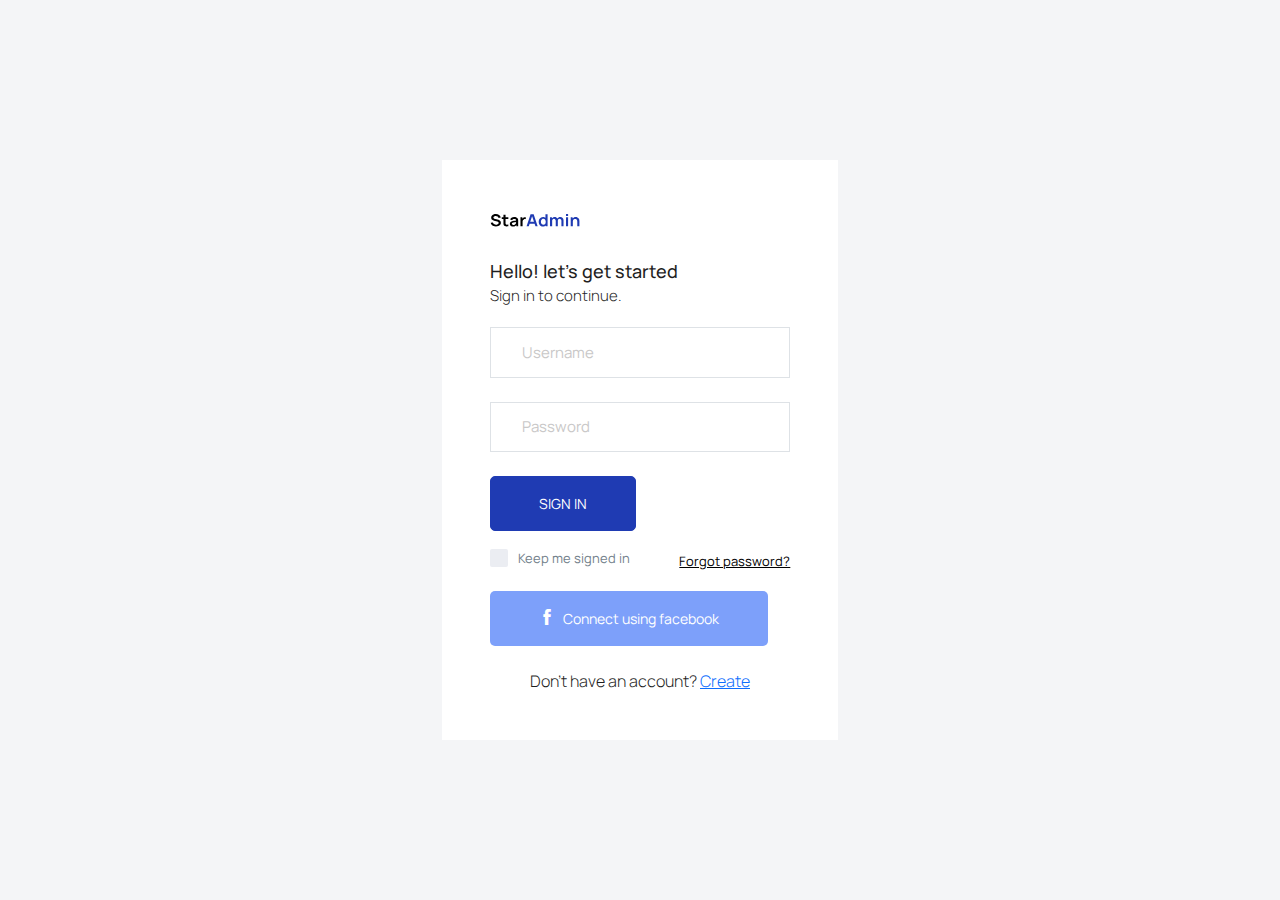
<file: dashboard-admin/template/pages/samples/login.html>
<!DOCTYPE html>
<html lang="en">

<head>
  <!-- Required meta tags -->
  <meta charset="utf-8">
  <meta name="viewport" content="width=device-width, initial-scale=1, shrink-to-fit=no">
  <title>Star Admin2 </title>
  <!-- plugins:css -->
  <link rel="stylesheet" href="../../vendors/feather/feather.css">
  <link rel="stylesheet" href="../../vendors/mdi/css/materialdesignicons.min.css">
  <link rel="stylesheet" href="../../vendors/ti-icons/css/themify-icons.css">
  <link rel="stylesheet" href="../../vendors/typicons/typicons.css">
  <link rel="stylesheet" href="../../vendors/simple-line-icons/css/simple-line-icons.css">
  <link rel="stylesheet" href="../../vendors/css/vendor.bundle.base.css">
  <!-- endinject -->
  <!-- Plugin css for this page -->
  <!-- End plugin css for this page -->
  <!-- inject:css -->
  <link rel="stylesheet" href="../../css/vertical-layout-light/style.css">
  <!-- endinject -->
  <link rel="shortcut icon" href="../../images/favicon.png" />
</head>

<body>
  <div class="container-scroller">
    <div class="container-fluid page-body-wrapper full-page-wrapper">
      <div class="content-wrapper d-flex align-items-center auth px-0">
        <div class="row w-100 mx-0">
          <div class="col-lg-4 mx-auto">
            <div class="auth-form-light text-left py-5 px-4 px-sm-5">
              <div class="brand-logo">
                <img src="../../images/logo.svg" alt="logo">
              </div>
              <h4>Hello! let's get started</h4>
              <h6 class="fw-light">Sign in to continue.</h6>
              <form class="pt-3">
                <div class="form-group">
                  <input type="email" class="form-control form-control-lg" id="exampleInputEmail1" placeholder="Username">
                </div>
                <div class="form-group">
                  <input type="password" class="form-control form-control-lg" id="exampleInputPassword1" placeholder="Password">
                </div>
                <div class="mt-3">
                  <a class="btn btn-block btn-primary btn-lg font-weight-medium auth-form-btn" href="../../index.html">SIGN IN</a>
                </div>
                <div class="my-2 d-flex justify-content-between align-items-center">
                  <div class="form-check">
                    <label class="form-check-label text-muted">
                      <input type="checkbox" class="form-check-input">
                      Keep me signed in
                    </label>
                  </div>
                  <a href="#" class="auth-link text-black">Forgot password?</a>
                </div>
                <div class="mb-2">
                  <button type="button" class="btn btn-block btn-facebook auth-form-btn">
                    <i class="ti-facebook me-2"></i>Connect using facebook
                  </button>
                </div>
                <div class="text-center mt-4 fw-light">
                  Don't have an account? <a href="register.html" class="text-primary">Create</a>
                </div>
              </form>
            </div>
          </div>
        </div>
      </div>
      <!-- content-wrapper ends -->
    </div>
    <!-- page-body-wrapper ends -->
  </div>
  <!-- container-scroller -->
  <!-- plugins:js -->
  <script src="../../vendors/js/vendor.bundle.base.js"></script>
  <!-- endinject -->
  <!-- Plugin js for this page -->
  <script src="../../vendors/bootstrap-datepicker/bootstrap-datepicker.min.js"></script>
  <!-- End plugin js for this page -->
  <!-- inject:js -->
  <script src="../../js/off-canvas.js"></script>
  <script src="../../js/hoverable-collapse.js"></script>
  <script src="../../js/template.js"></script>
  <script src="../../js/settings.js"></script>
  <script src="../../js/todolist.js"></script>
  <!-- endinject -->
</body>

</html>
</file>
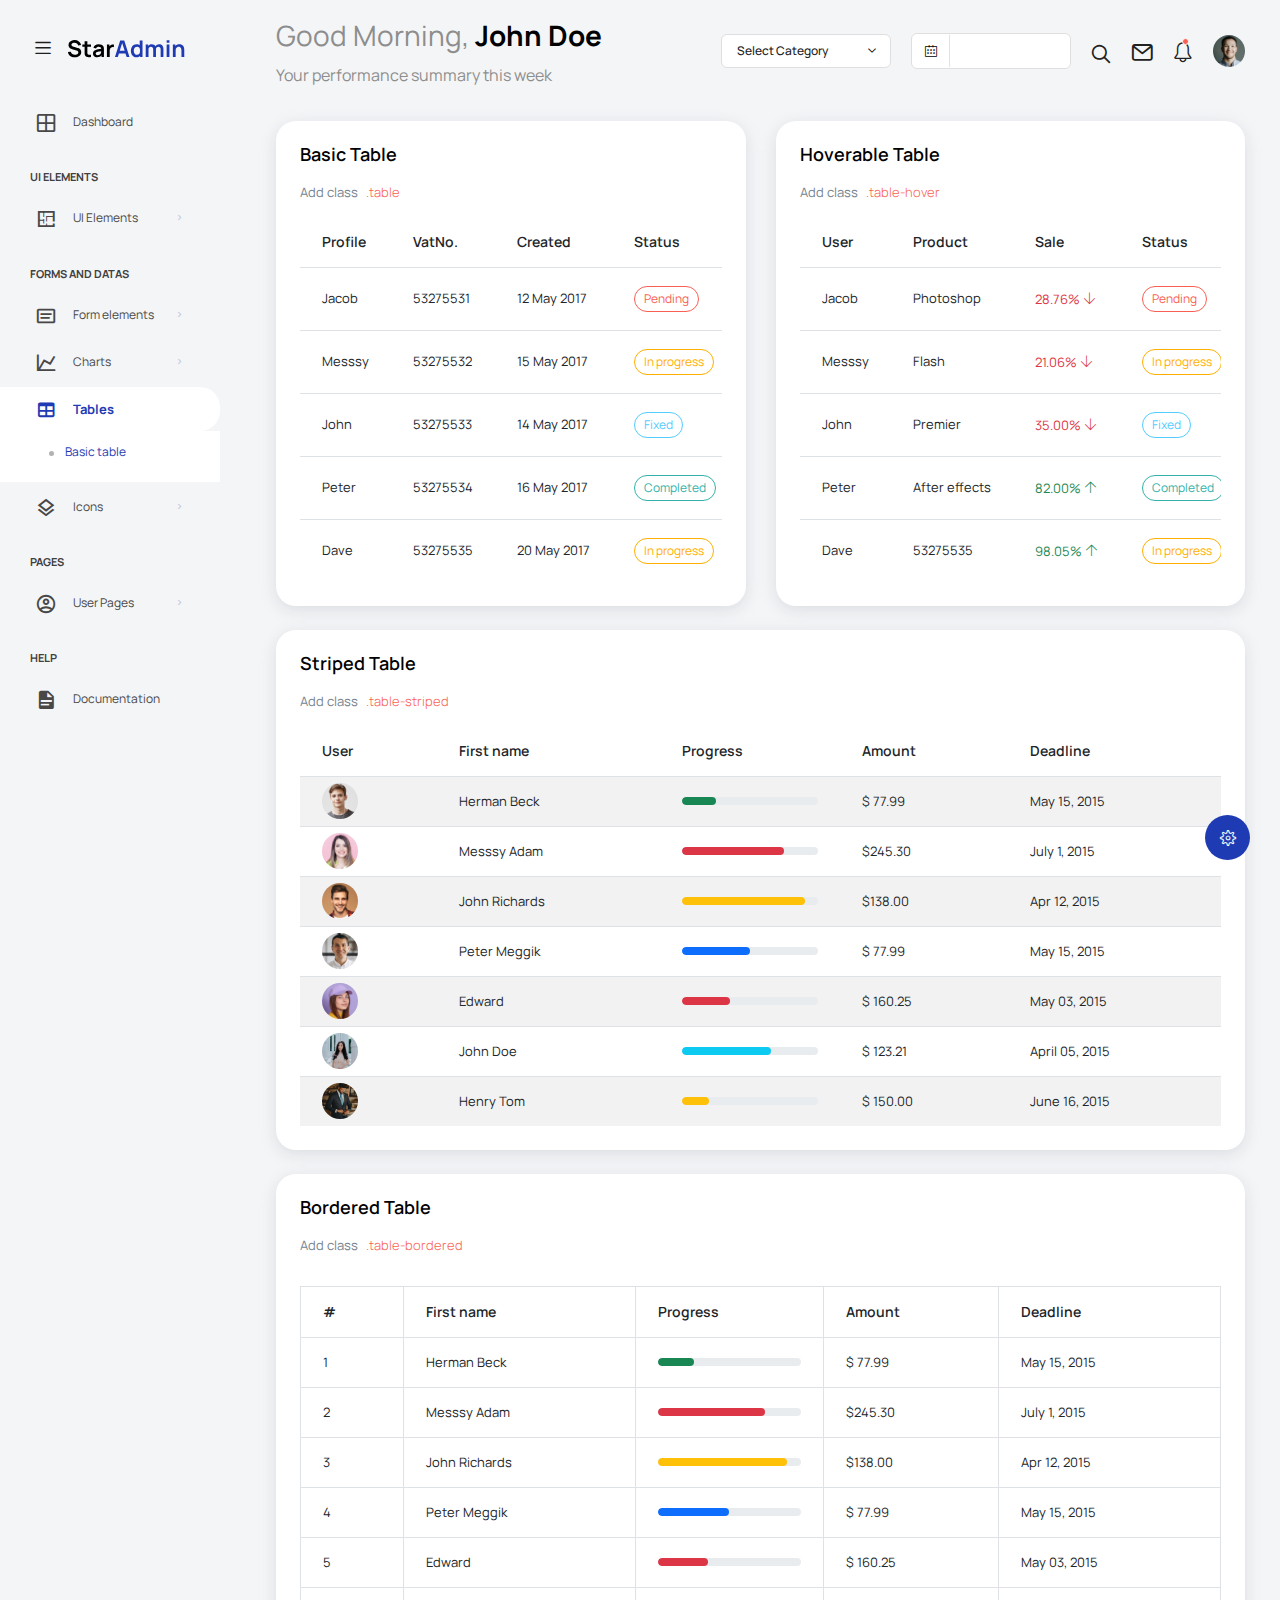
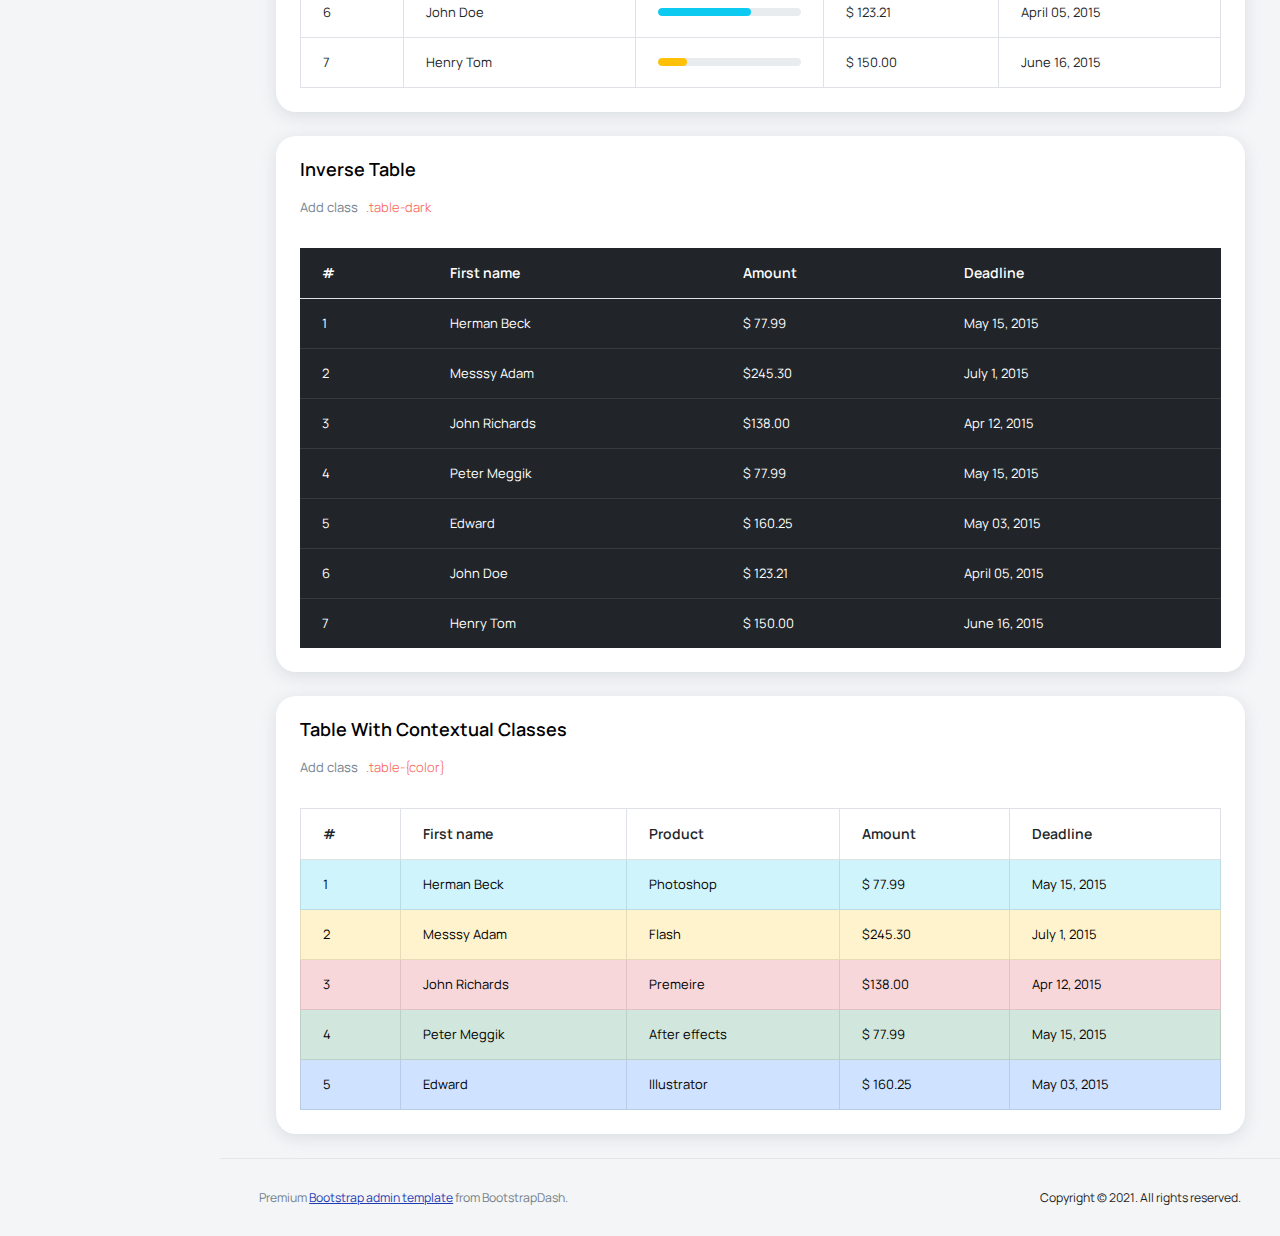
<file: dashboard-admin/template/pages/tables/basic-table.html>
<!DOCTYPE html>
<html lang="en">

<head>
  <!-- Required meta tags -->
  <meta charset="utf-8">
  <meta name="viewport" content="width=device-width, initial-scale=1, shrink-to-fit=no">
  <title>Star Admin2 </title>
  <!-- plugins:css -->
  <link rel="stylesheet" href="../../vendors/feather/feather.css">
  <link rel="stylesheet" href="../../vendors/mdi/css/materialdesignicons.min.css">
  <link rel="stylesheet" href="../../vendors/ti-icons/css/themify-icons.css">
  <link rel="stylesheet" href="../../vendors/typicons/typicons.css">
  <link rel="stylesheet" href="../../vendors/simple-line-icons/css/simple-line-icons.css">
  <link rel="stylesheet" href="../../vendors/css/vendor.bundle.base.css">
  <!-- endinject -->
  <!-- Plugin css for this page -->
  <!-- End plugin css for this page -->
  <!-- inject:css -->
  <link rel="stylesheet" href="../../css/vertical-layout-light/style.css">
  <!-- endinject -->
  <link rel="shortcut icon" href="../../images/favicon.png" />
</head>

<body>
  <div class="container-scroller">
    <!-- partial:../../partials/_navbar.html -->
    <nav class="navbar default-layout col-lg-12 col-12 p-0 fixed-top d-flex align-items-top flex-row">
      <div class="text-center navbar-brand-wrapper d-flex align-items-center justify-content-start">
        <div class="me-3">
          <button class="navbar-toggler navbar-toggler align-self-center" type="button" data-bs-toggle="minimize">
            <span class="icon-menu"></span>
          </button>
        </div>
        <div>
          <a class="navbar-brand brand-logo" href="../../index.html">
            <img src="../../images/logo.svg" alt="logo" />
          </a>
          <a class="navbar-brand brand-logo-mini" href="../../index.html">
            <img src="../../images/logo-mini.svg" alt="logo" />
          </a>
        </div>
      </div>
      <div class="navbar-menu-wrapper d-flex align-items-top"> 
        <ul class="navbar-nav">
          <li class="nav-item font-weight-semibold d-none d-lg-block ms-0">
            <h1 class="welcome-text">Good Morning, <span class="text-black fw-bold">John Doe</span></h1>
            <h3 class="welcome-sub-text">Your performance summary this week </h3>
          </li>
        </ul>
        <ul class="navbar-nav ms-auto">
          <li class="nav-item dropdown d-none d-lg-block">
            <a class="nav-link dropdown-bordered dropdown-toggle dropdown-toggle-split" id="messageDropdown" href="#" data-bs-toggle="dropdown" aria-expanded="false"> Select Category </a>
            <div class="dropdown-menu dropdown-menu-right navbar-dropdown preview-list pb-0" aria-labelledby="messageDropdown">
              <a class="dropdown-item py-3" >
                <p class="mb-0 font-weight-medium float-left">Select category</p>
              </a>
              <div class="dropdown-divider"></div>
              <a class="dropdown-item preview-item">
                <div class="preview-item-content flex-grow py-2">
                  <p class="preview-subject ellipsis font-weight-medium text-dark">Bootstrap Bundle </p>
                  <p class="fw-light small-text mb-0">This is a Bundle featuring 16 unique dashboards</p>
                </div>
              </a>
              <a class="dropdown-item preview-item">
                <div class="preview-item-content flex-grow py-2">
                  <p class="preview-subject ellipsis font-weight-medium text-dark">Angular Bundle</p>
                  <p class="fw-light small-text mb-0">Everything you’ll ever need for your Angular projects</p>
                </div>
              </a>
              <a class="dropdown-item preview-item">
                <div class="preview-item-content flex-grow py-2">
                  <p class="preview-subject ellipsis font-weight-medium text-dark">VUE Bundle</p>
                  <p class="fw-light small-text mb-0">Bundle of 6 Premium Vue Admin Dashboard</p>
                </div>
              </a>
              <a class="dropdown-item preview-item">
                <div class="preview-item-content flex-grow py-2">
                  <p class="preview-subject ellipsis font-weight-medium text-dark">React Bundle</p>
                  <p class="fw-light small-text mb-0">Bundle of 8 Premium React Admin Dashboard</p>
                </div>
              </a>
            </div>
          </li>
          <li class="nav-item d-none d-lg-block">
            <div id="datepicker-popup" class="input-group date datepicker navbar-date-picker">
              <span class="input-group-addon input-group-prepend border-right">
                <span class="icon-calendar input-group-text calendar-icon"></span>
              </span>
              <input type="text" class="form-control">
            </div>
          </li>
          <li class="nav-item">
            <form class="search-form" action="#">
              <i class="icon-search"></i>
              <input type="search" class="form-control" placeholder="Search Here" title="Search here">
            </form>
          </li>
          <li class="nav-item dropdown">
            <a class="nav-link count-indicator" id="notificationDropdown" href="#" data-bs-toggle="dropdown">
              <i class="icon-mail icon-lg"></i>
            </a>
            <div class="dropdown-menu dropdown-menu-right navbar-dropdown preview-list pb-0" aria-labelledby="notificationDropdown">
              <a class="dropdown-item py-3 border-bottom">
                <p class="mb-0 font-weight-medium float-left">You have 4 new notifications </p>
                <span class="badge badge-pill badge-primary float-right">View all</span>
              </a>
              <a class="dropdown-item preview-item py-3">
                <div class="preview-thumbnail">
                  <i class="mdi mdi-alert m-auto text-primary"></i>
                </div>
                <div class="preview-item-content">
                  <h6 class="preview-subject fw-normal text-dark mb-1">Application Error</h6>
                  <p class="fw-light small-text mb-0"> Just now </p>
                </div>
              </a>
              <a class="dropdown-item preview-item py-3">
                <div class="preview-thumbnail">
                  <i class="mdi mdi-settings m-auto text-primary"></i>
                </div>
                <div class="preview-item-content">
                  <h6 class="preview-subject fw-normal text-dark mb-1">Settings</h6>
                  <p class="fw-light small-text mb-0"> Private message </p>
                </div>
              </a>
              <a class="dropdown-item preview-item py-3">
                <div class="preview-thumbnail">
                  <i class="mdi mdi-airballoon m-auto text-primary"></i>
                </div>
                <div class="preview-item-content">
                  <h6 class="preview-subject fw-normal text-dark mb-1">New user registration</h6>
                  <p class="fw-light small-text mb-0"> 2 days ago </p>
                </div>
              </a>
            </div>
          </li>
          <li class="nav-item dropdown"> 
            <a class="nav-link count-indicator" id="countDropdown" href="#" data-bs-toggle="dropdown" aria-expanded="false">
              <i class="icon-bell"></i>
              <span class="count"></span>
            </a>
            <div class="dropdown-menu dropdown-menu-right navbar-dropdown preview-list pb-0" aria-labelledby="countDropdown">
              <a class="dropdown-item py-3">
                <p class="mb-0 font-weight-medium float-left">You have 7 unread mails </p>
                <span class="badge badge-pill badge-primary float-right">View all</span>
              </a>
              <div class="dropdown-divider"></div>
              <a class="dropdown-item preview-item">
                <div class="preview-thumbnail">
                  <img src="../../images/faces/face10.jpg" alt="image" class="img-sm profile-pic">
                </div>
                <div class="preview-item-content flex-grow py-2">
                  <p class="preview-subject ellipsis font-weight-medium text-dark">Marian Garner </p>
                  <p class="fw-light small-text mb-0"> The meeting is cancelled </p>
                </div>
              </a>
              <a class="dropdown-item preview-item">
                <div class="preview-thumbnail">
                  <img src="../../images/faces/face12.jpg" alt="image" class="img-sm profile-pic">
                </div>
                <div class="preview-item-content flex-grow py-2">
                  <p class="preview-subject ellipsis font-weight-medium text-dark">David Grey </p>
                  <p class="fw-light small-text mb-0"> The meeting is cancelled </p>
                </div>
              </a>
              <a class="dropdown-item preview-item">
                <div class="preview-thumbnail">
                  <img src="../../images/faces/face1.jpg" alt="image" class="img-sm profile-pic">
                </div>
                <div class="preview-item-content flex-grow py-2">
                  <p class="preview-subject ellipsis font-weight-medium text-dark">Travis Jenkins </p>
                  <p class="fw-light small-text mb-0"> The meeting is cancelled </p>
                </div>
              </a>
            </div>
          </li>
          <li class="nav-item dropdown d-none d-lg-block user-dropdown">
            <a class="nav-link" id="UserDropdown" href="#" data-bs-toggle="dropdown" aria-expanded="false">
              <img class="img-xs rounded-circle" src="../../images/faces/face8.jpg" alt="Profile image"> </a>
            <div class="dropdown-menu dropdown-menu-right navbar-dropdown" aria-labelledby="UserDropdown">
              <div class="dropdown-header text-center">
                <img class="img-md rounded-circle" src="../../images/faces/face8.jpg" alt="Profile image">
                <p class="mb-1 mt-3 font-weight-semibold">Allen Moreno</p>
                <p class="fw-light text-muted mb-0">allenmoreno@gmail.com</p>
              </div>
              <a class="dropdown-item"><i class="dropdown-item-icon mdi mdi-account-outline text-primary me-2"></i> My Profile <span class="badge badge-pill badge-danger">1</span></a>
              <a class="dropdown-item"><i class="dropdown-item-icon mdi mdi-message-text-outline text-primary me-2"></i> Messages</a>
              <a class="dropdown-item"><i class="dropdown-item-icon mdi mdi-calendar-check-outline text-primary me-2"></i> Activity</a>
              <a class="dropdown-item"><i class="dropdown-item-icon mdi mdi-help-circle-outline text-primary me-2"></i> FAQ</a>
              <a class="dropdown-item"><i class="dropdown-item-icon mdi mdi-power text-primary me-2"></i>Sign Out</a>
            </div>
          </li>
        </ul>
        <button class="navbar-toggler navbar-toggler-right d-lg-none align-self-center" type="button" data-bs-toggle="offcanvas">
          <span class="mdi mdi-menu"></span>
        </button>
      </div>
    </nav>
    <!-- partial -->
    <div class="container-fluid page-body-wrapper">
      <!-- partial:../../partials/_settings-panel.html -->
      <div class="theme-setting-wrapper">
        <div id="settings-trigger"><i class="ti-settings"></i></div>
        <div id="theme-settings" class="settings-panel">
          <i class="settings-close ti-close"></i>
          <p class="settings-heading">SIDEBAR SKINS</p>
          <div class="sidebar-bg-options selected" id="sidebar-light-theme"><div class="img-ss rounded-circle bg-light border me-3"></div>Light</div>
          <div class="sidebar-bg-options" id="sidebar-dark-theme"><div class="img-ss rounded-circle bg-dark border me-3"></div>Dark</div>
          <p class="settings-heading mt-2">HEADER SKINS</p>
          <div class="color-tiles mx-0 px-4">
            <div class="tiles success"></div>
            <div class="tiles warning"></div>
            <div class="tiles danger"></div>
            <div class="tiles info"></div>
            <div class="tiles dark"></div>
            <div class="tiles default"></div>
          </div>
        </div>
      </div>
      <div id="right-sidebar" class="settings-panel">
        <i class="settings-close ti-close"></i>
        <ul class="nav nav-tabs border-top" id="setting-panel" role="tablist">
          <li class="nav-item">
            <a class="nav-link active" id="todo-tab" data-bs-toggle="tab" href="#todo-section" role="tab" aria-controls="todo-section" aria-expanded="true">TO DO LIST</a>
          </li>
          <li class="nav-item">
            <a class="nav-link" id="chats-tab" data-bs-toggle="tab" href="#chats-section" role="tab" aria-controls="chats-section">CHATS</a>
          </li>
        </ul>
        <div class="tab-content" id="setting-content">
          <div class="tab-pane fade show active scroll-wrapper" id="todo-section" role="tabpanel" aria-labelledby="todo-section">
            <div class="add-items d-flex px-3 mb-0">
              <form class="form w-100">
                <div class="form-group d-flex">
                  <input type="text" class="form-control todo-list-input" placeholder="Add To-do">
                  <button type="submit" class="add btn btn-primary todo-list-add-btn" id="add-task">Add</button>
                </div>
              </form>
            </div>
            <div class="list-wrapper px-3">
              <ul class="d-flex flex-column-reverse todo-list">
                <li>
                  <div class="form-check">
                    <label class="form-check-label">
                      <input class="checkbox" type="checkbox">
                      Team review meeting at 3.00 PM
                    </label>
                  </div>
                  <i class="remove ti-close"></i>
                </li>
                <li>
                  <div class="form-check">
                    <label class="form-check-label">
                      <input class="checkbox" type="checkbox">
                      Prepare for presentation
                    </label>
                  </div>
                  <i class="remove ti-close"></i>
                </li>
                <li>
                  <div class="form-check">
                    <label class="form-check-label">
                      <input class="checkbox" type="checkbox">
                      Resolve all the low priority tickets due today
                    </label>
                  </div>
                  <i class="remove ti-close"></i>
                </li>
                <li class="completed">
                  <div class="form-check">
                    <label class="form-check-label">
                      <input class="checkbox" type="checkbox" checked>
                      Schedule meeting for next week
                    </label>
                  </div>
                  <i class="remove ti-close"></i>
                </li>
                <li class="completed">
                  <div class="form-check">
                    <label class="form-check-label">
                      <input class="checkbox" type="checkbox" checked>
                      Project review
                    </label>
                  </div>
                  <i class="remove ti-close"></i>
                </li>
              </ul>
            </div>
            <h4 class="px-3 text-muted mt-5 fw-light mb-0">Events</h4>
            <div class="events pt-4 px-3">
              <div class="wrapper d-flex mb-2">
                <i class="ti-control-record text-primary me-2"></i>
                <span>Feb 11 2018</span>
              </div>
              <p class="mb-0 font-weight-thin text-gray">Creating component page build a js</p>
              <p class="text-gray mb-0">The total number of sessions</p>
            </div>
            <div class="events pt-4 px-3">
              <div class="wrapper d-flex mb-2">
                <i class="ti-control-record text-primary me-2"></i>
                <span>Feb 7 2018</span>
              </div>
              <p class="mb-0 font-weight-thin text-gray">Meeting with Alisa</p>
              <p class="text-gray mb-0 ">Call Sarah Graves</p>
            </div>
          </div>
          <!-- To do section tab ends -->
          <div class="tab-pane fade" id="chats-section" role="tabpanel" aria-labelledby="chats-section">
            <div class="d-flex align-items-center justify-content-between border-bottom">
              <p class="settings-heading border-top-0 mb-3 pl-3 pt-0 border-bottom-0 pb-0">Friends</p>
              <small class="settings-heading border-top-0 mb-3 pt-0 border-bottom-0 pb-0 pr-3 fw-normal">See All</small>
            </div>
            <ul class="chat-list">
              <li class="list active">
                <div class="profile"><img src="../../images/faces/face1.jpg" alt="image"><span class="online"></span></div>
                <div class="info">
                  <p>Thomas Douglas</p>
                  <p>Available</p>
                </div>
                <small class="text-muted my-auto">19 min</small>
              </li>
              <li class="list">
                <div class="profile"><img src="../../images/faces/face2.jpg" alt="image"><span class="offline"></span></div>
                <div class="info">
                  <div class="wrapper d-flex">
                    <p>Catherine</p>
                  </div>
                  <p>Away</p>
                </div>
                <div class="badge badge-success badge-pill my-auto mx-2">4</div>
                <small class="text-muted my-auto">23 min</small>
              </li>
              <li class="list">
                <div class="profile"><img src="../../images/faces/face3.jpg" alt="image"><span class="online"></span></div>
                <div class="info">
                  <p>Daniel Russell</p>
                  <p>Available</p>
                </div>
                <small class="text-muted my-auto">14 min</small>
              </li>
              <li class="list">
                <div class="profile"><img src="../../images/faces/face4.jpg" alt="image"><span class="offline"></span></div>
                <div class="info">
                  <p>James Richardson</p>
                  <p>Away</p>
                </div>
                <small class="text-muted my-auto">2 min</small>
              </li>
              <li class="list">
                <div class="profile"><img src="../../images/faces/face5.jpg" alt="image"><span class="online"></span></div>
                <div class="info">
                  <p>Madeline Kennedy</p>
                  <p>Available</p>
                </div>
                <small class="text-muted my-auto">5 min</small>
              </li>
              <li class="list">
                <div class="profile"><img src="../../images/faces/face6.jpg" alt="image"><span class="online"></span></div>
                <div class="info">
                  <p>Sarah Graves</p>
                  <p>Available</p>
                </div>
                <small class="text-muted my-auto">47 min</small>
              </li>
            </ul>
          </div>
          <!-- chat tab ends -->
        </div>
      </div>
      <!-- partial -->
      <!-- partial:../../partials/_sidebar.html -->
      <nav class="sidebar sidebar-offcanvas" id="sidebar">
        <ul class="nav">
          <li class="nav-item">
            <a class="nav-link" href="../../index.html">
              <i class="mdi mdi-grid-large menu-icon"></i>
              <span class="menu-title">Dashboard</span>
            </a>
          </li>
          <li class="nav-item nav-category">UI Elements</li>
          <li class="nav-item">
            <a class="nav-link" data-bs-toggle="collapse" href="#ui-basic" aria-expanded="false" aria-controls="ui-basic">
              <i class="menu-icon mdi mdi-floor-plan"></i>
              <span class="menu-title">UI Elements</span>
              <i class="menu-arrow"></i> 
            </a>
            <div class="collapse" id="ui-basic">
              <ul class="nav flex-column sub-menu">
                <li class="nav-item"> <a class="nav-link" href="../../pages/ui-features/buttons.html">Buttons</a></li>
                <li class="nav-item"> <a class="nav-link" href="../../pages/ui-features/dropdowns.html">Dropdowns</a></li>
                <li class="nav-item"> <a class="nav-link" href="../../pages/ui-features/typography.html">Typography</a></li>
              </ul>
            </div>
          </li>
          <li class="nav-item nav-category">Forms and Datas</li>
          <li class="nav-item">
            <a class="nav-link" data-bs-toggle="collapse" href="#form-elements" aria-expanded="false" aria-controls="form-elements">
              <i class="menu-icon mdi mdi-card-text-outline"></i>
              <span class="menu-title">Form elements</span>
              <i class="menu-arrow"></i>
            </a>
            <div class="collapse" id="form-elements">
              <ul class="nav flex-column sub-menu">
                <li class="nav-item"><a class="nav-link" href="../../pages/forms/basic_elements.html">Basic Elements</a></li>
              </ul>
            </div>
          </li>
          <li class="nav-item">
            <a class="nav-link" data-bs-toggle="collapse" href="#charts" aria-expanded="false" aria-controls="charts">
              <i class="menu-icon mdi mdi-chart-line"></i>
              <span class="menu-title">Charts</span>
              <i class="menu-arrow"></i>
            </a>
            <div class="collapse" id="charts">
              <ul class="nav flex-column sub-menu">
                <li class="nav-item"> <a class="nav-link" href="../../pages/charts/chartjs.html">ChartJs</a></li>
              </ul>
            </div>
          </li>
          <li class="nav-item">
            <a class="nav-link" data-bs-toggle="collapse" href="#tables" aria-expanded="false" aria-controls="tables">
              <i class="menu-icon mdi mdi-table"></i>
              <span class="menu-title">Tables</span>
              <i class="menu-arrow"></i>
            </a>
            <div class="collapse" id="tables">
              <ul class="nav flex-column sub-menu">
                <li class="nav-item"> <a class="nav-link" href="../../pages/tables/basic-table.html">Basic table</a></li>
              </ul>
            </div>
          </li>
          <li class="nav-item">
            <a class="nav-link" data-bs-toggle="collapse" href="#icons" aria-expanded="false" aria-controls="icons">
              <i class="menu-icon mdi mdi-layers-outline"></i>
              <span class="menu-title">Icons</span>
              <i class="menu-arrow"></i>
            </a>
            <div class="collapse" id="icons">
              <ul class="nav flex-column sub-menu">
                <li class="nav-item"> <a class="nav-link" href="../../pages/icons/mdi.html">Mdi icons</a></li>
              </ul>
            </div>
          </li>
          <li class="nav-item nav-category">pages</li>
          <li class="nav-item">
            <a class="nav-link" data-bs-toggle="collapse" href="#auth" aria-expanded="false" aria-controls="auth">
              <i class="menu-icon mdi mdi-account-circle-outline"></i>
              <span class="menu-title">User Pages</span>
              <i class="menu-arrow"></i>
            </a>
            <div class="collapse" id="auth">
              <ul class="nav flex-column sub-menu">
                <li class="nav-item"> <a class="nav-link" href="../../pages/samples/login.html"> Login </a></li>
              </ul>
            </div>
          </li>
          <li class="nav-item nav-category">help</li>
          <li class="nav-item">
            <a class="nav-link" href="http://bootstrapdash.com/demo/star-admin2-free/docs/documentation.html">
              <i class="menu-icon mdi mdi-file-document"></i>
              <span class="menu-title">Documentation</span>
            </a>
          </li>
        </ul>
      </nav>
      <!-- partial -->
      <div class="main-panel">
        <div class="content-wrapper">
          <div class="row">
            <div class="col-lg-6 grid-margin stretch-card">
              <div class="card">
                <div class="card-body">
                  <h4 class="card-title">Basic Table</h4>
                  <p class="card-description">
                    Add class <code>.table</code>
                  </p>
                  <div class="table-responsive">
                    <table class="table">
                      <thead>
                        <tr>
                          <th>Profile</th>
                          <th>VatNo.</th>
                          <th>Created</th>
                          <th>Status</th>
                        </tr>
                      </thead>
                      <tbody>
                        <tr>
                          <td>Jacob</td>
                          <td>53275531</td>
                          <td>12 May 2017</td>
                          <td><label class="badge badge-danger">Pending</label></td>
                        </tr>
                        <tr>
                          <td>Messsy</td>
                          <td>53275532</td>
                          <td>15 May 2017</td>
                          <td><label class="badge badge-warning">In progress</label></td>
                        </tr>
                        <tr>
                          <td>John</td>
                          <td>53275533</td>
                          <td>14 May 2017</td>
                          <td><label class="badge badge-info">Fixed</label></td>
                        </tr>
                        <tr>
                          <td>Peter</td>
                          <td>53275534</td>
                          <td>16 May 2017</td>
                          <td><label class="badge badge-success">Completed</label></td>
                        </tr>
                        <tr>
                          <td>Dave</td>
                          <td>53275535</td>
                          <td>20 May 2017</td>
                          <td><label class="badge badge-warning">In progress</label></td>
                        </tr>
                      </tbody>
                    </table>
                  </div>
                </div>
              </div>
            </div>
            <div class="col-lg-6 grid-margin stretch-card">
              <div class="card">
                <div class="card-body">
                  <h4 class="card-title">Hoverable Table</h4>
                  <p class="card-description">
                    Add class <code>.table-hover</code>
                  </p>
                  <div class="table-responsive">
                    <table class="table table-hover">
                      <thead>
                        <tr>
                          <th>User</th>
                          <th>Product</th>
                          <th>Sale</th>
                          <th>Status</th>
                        </tr>
                      </thead>
                      <tbody>
                        <tr>
                          <td>Jacob</td>
                          <td>Photoshop</td>
                          <td class="text-danger"> 28.76% <i class="ti-arrow-down"></i></td>
                          <td><label class="badge badge-danger">Pending</label></td>
                        </tr>
                        <tr>
                          <td>Messsy</td>
                          <td>Flash</td>
                          <td class="text-danger"> 21.06% <i class="ti-arrow-down"></i></td>
                          <td><label class="badge badge-warning">In progress</label></td>
                        </tr>
                        <tr>
                          <td>John</td>
                          <td>Premier</td>
                          <td class="text-danger"> 35.00% <i class="ti-arrow-down"></i></td>
                          <td><label class="badge badge-info">Fixed</label></td>
                        </tr>
                        <tr>
                          <td>Peter</td>
                          <td>After effects</td>
                          <td class="text-success"> 82.00% <i class="ti-arrow-up"></i></td>
                          <td><label class="badge badge-success">Completed</label></td>
                        </tr>
                        <tr>
                          <td>Dave</td>
                          <td>53275535</td>
                          <td class="text-success"> 98.05% <i class="ti-arrow-up"></i></td>
                          <td><label class="badge badge-warning">In progress</label></td>
                        </tr>
                      </tbody>
                    </table>
                  </div>
                </div>
              </div>
            </div>
            <div class="col-lg-12 grid-margin stretch-card">
              <div class="card">
                <div class="card-body">
                  <h4 class="card-title">Striped Table</h4>
                  <p class="card-description">
                    Add class <code>.table-striped</code>
                  </p>
                  <div class="table-responsive">
                    <table class="table table-striped">
                      <thead>
                        <tr>
                          <th>
                            User
                          </th>
                          <th>
                            First name
                          </th>
                          <th>
                            Progress
                          </th>
                          <th>
                            Amount
                          </th>
                          <th>
                            Deadline
                          </th>
                        </tr>
                      </thead>
                      <tbody>
                        <tr>
                          <td class="py-1">
                            <img src="../../images/faces/face1.jpg" alt="image"/>
                          </td>
                          <td>
                            Herman Beck
                          </td>
                          <td>
                            <div class="progress">
                              <div class="progress-bar bg-success" role="progressbar" style="width: 25%" aria-valuenow="25" aria-valuemin="0" aria-valuemax="100"></div>
                            </div>
                          </td>
                          <td>
                            $ 77.99
                          </td>
                          <td>
                            May 15, 2015
                          </td>
                        </tr>
                        <tr>
                          <td class="py-1">
                            <img src="../../images/faces/face2.jpg" alt="image"/>
                          </td>
                          <td>
                            Messsy Adam
                          </td>
                          <td>
                            <div class="progress">
                              <div class="progress-bar bg-danger" role="progressbar" style="width: 75%" aria-valuenow="75" aria-valuemin="0" aria-valuemax="100"></div>
                            </div>
                          </td>
                          <td>
                            $245.30
                          </td>
                          <td>
                            July 1, 2015
                          </td>
                        </tr>
                        <tr>
                          <td class="py-1">
                            <img src="../../images/faces/face3.jpg" alt="image"/>
                          </td>
                          <td>
                            John Richards
                          </td>
                          <td>
                            <div class="progress">
                              <div class="progress-bar bg-warning" role="progressbar" style="width: 90%" aria-valuenow="90" aria-valuemin="0" aria-valuemax="100"></div>
                            </div>
                          </td>
                          <td>
                            $138.00
                          </td>
                          <td>
                            Apr 12, 2015
                          </td>
                        </tr>
                        <tr>
                          <td class="py-1">
                            <img src="../../images/faces/face4.jpg" alt="image"/>
                          </td>
                          <td>
                            Peter Meggik
                          </td>
                          <td>
                            <div class="progress">
                              <div class="progress-bar bg-primary" role="progressbar" style="width: 50%" aria-valuenow="50" aria-valuemin="0" aria-valuemax="100"></div>
                            </div>
                          </td>
                          <td>
                            $ 77.99
                          </td>
                          <td>
                            May 15, 2015
                          </td>
                        </tr>
                        <tr>
                          <td class="py-1">
                            <img src="../../images/faces/face5.jpg" alt="image"/>
                          </td>
                          <td>
                            Edward
                          </td>
                          <td>
                            <div class="progress">
                              <div class="progress-bar bg-danger" role="progressbar" style="width: 35%" aria-valuenow="35" aria-valuemin="0" aria-valuemax="100"></div>
                            </div>
                          </td>
                          <td>
                            $ 160.25
                          </td>
                          <td>
                            May 03, 2015
                          </td>
                        </tr>
                        <tr>
                          <td class="py-1">
                            <img src="../../images/faces/face6.jpg" alt="image"/>
                          </td>
                          <td>
                            John Doe
                          </td>
                          <td>
                            <div class="progress">
                              <div class="progress-bar bg-info" role="progressbar" style="width: 65%" aria-valuenow="65" aria-valuemin="0" aria-valuemax="100"></div>
                            </div>
                          </td>
                          <td>
                            $ 123.21
                          </td>
                          <td>
                            April 05, 2015
                          </td>
                        </tr>
                        <tr>
                          <td class="py-1">
                            <img src="../../images/faces/face7.jpg" alt="image"/>
                          </td>
                          <td>
                            Henry Tom
                          </td>
                          <td>
                            <div class="progress">
                              <div class="progress-bar bg-warning" role="progressbar" style="width: 20%" aria-valuenow="20" aria-valuemin="0" aria-valuemax="100"></div>
                            </div>
                          </td>
                          <td>
                            $ 150.00
                          </td>
                          <td>
                            June 16, 2015
                          </td>
                        </tr>
                      </tbody>
                    </table>
                  </div>
                </div>
              </div>
            </div>
            <div class="col-lg-12 grid-margin stretch-card">
              <div class="card">
                <div class="card-body">
                  <h4 class="card-title">Bordered table</h4>
                  <p class="card-description">
                    Add class <code>.table-bordered</code>
                  </p>
                  <div class="table-responsive pt-3">
                    <table class="table table-bordered">
                      <thead>
                        <tr>
                          <th>
                            #
                          </th>
                          <th>
                            First name
                          </th>
                          <th>
                            Progress
                          </th>
                          <th>
                            Amount
                          </th>
                          <th>
                            Deadline
                          </th>
                        </tr>
                      </thead>
                      <tbody>
                        <tr>
                          <td>
                            1
                          </td>
                          <td>
                            Herman Beck
                          </td>
                          <td>
                            <div class="progress">
                              <div class="progress-bar bg-success" role="progressbar" style="width: 25%" aria-valuenow="25" aria-valuemin="0" aria-valuemax="100"></div>
                            </div>
                          </td>
                          <td>
                            $ 77.99
                          </td>
                          <td>
                            May 15, 2015
                          </td>
                        </tr>
                        <tr>
                          <td>
                            2
                          </td>
                          <td>
                            Messsy Adam
                          </td>
                          <td>
                            <div class="progress">
                              <div class="progress-bar bg-danger" role="progressbar" style="width: 75%" aria-valuenow="75" aria-valuemin="0" aria-valuemax="100"></div>
                            </div>
                          </td>
                          <td>
                            $245.30
                          </td>
                          <td>
                            July 1, 2015
                          </td>
                        </tr>
                        <tr>
                          <td>
                            3
                          </td>
                          <td>
                            John Richards
                          </td>
                          <td>
                            <div class="progress">
                              <div class="progress-bar bg-warning" role="progressbar" style="width: 90%" aria-valuenow="90" aria-valuemin="0" aria-valuemax="100"></div>
                            </div>
                          </td>
                          <td>
                            $138.00
                          </td>
                          <td>
                            Apr 12, 2015
                          </td>
                        </tr>
                        <tr>
                          <td>
                            4
                          </td>
                          <td>
                            Peter Meggik
                          </td>
                          <td>
                            <div class="progress">
                              <div class="progress-bar bg-primary" role="progressbar" style="width: 50%" aria-valuenow="50" aria-valuemin="0" aria-valuemax="100"></div>
                            </div>
                          </td>
                          <td>
                            $ 77.99
                          </td>
                          <td>
                            May 15, 2015
                          </td>
                        </tr>
                        <tr>
                          <td>
                            5
                          </td>
                          <td>
                            Edward
                          </td>
                          <td>
                            <div class="progress">
                              <div class="progress-bar bg-danger" role="progressbar" style="width: 35%" aria-valuenow="35" aria-valuemin="0" aria-valuemax="100"></div>
                            </div>
                          </td>
                          <td>
                            $ 160.25
                          </td>
                          <td>
                            May 03, 2015
                          </td>
                        </tr>
                        <tr>
                          <td>
                            6
                          </td>
                          <td>
                            John Doe
                          </td>
                          <td>
                            <div class="progress">
                              <div class="progress-bar bg-info" role="progressbar" style="width: 65%" aria-valuenow="65" aria-valuemin="0" aria-valuemax="100"></div>
                            </div>
                          </td>
                          <td>
                            $ 123.21
                          </td>
                          <td>
                            April 05, 2015
                          </td>
                        </tr>
                        <tr>
                          <td>
                            7
                          </td>
                          <td>
                            Henry Tom
                          </td>
                          <td>
                            <div class="progress">
                              <div class="progress-bar bg-warning" role="progressbar" style="width: 20%" aria-valuenow="20" aria-valuemin="0" aria-valuemax="100"></div>
                            </div>
                          </td>
                          <td>
                            $ 150.00
                          </td>
                          <td>
                            June 16, 2015
                          </td>
                        </tr>
                      </tbody>
                    </table>
                  </div>
                </div>
              </div>
            </div>
            <div class="col-lg-12 grid-margin stretch-card">
              <div class="card">
                <div class="card-body">
                  <h4 class="card-title">Inverse table</h4>
                  <p class="card-description">
                    Add class <code>.table-dark</code>
                  </p>
                  <div class="table-responsive pt-3">
                    <table class="table table-dark">
                      <thead>
                        <tr>
                          <th>
                            #
                          </th>
                          <th>
                            First name
                          </th>
                          <th>
                            Amount
                          </th>
                          <th>
                            Deadline
                          </th>
                        </tr>
                      </thead>
                      <tbody>
                        <tr>
                          <td>
                            1
                          </td>
                          <td>
                            Herman Beck
                          </td>
                          <td>
                            $ 77.99
                          </td>
                          <td>
                            May 15, 2015
                          </td>
                        </tr>
                        <tr>
                          <td>
                            2
                          </td>
                          <td>
                            Messsy Adam
                          </td>
                          <td>
                            $245.30
                          </td>
                          <td>
                            July 1, 2015
                          </td>
                        </tr>
                        <tr>
                          <td>
                            3
                          </td>
                          <td>
                            John Richards
                          </td>
                          <td>
                            $138.00
                          </td>
                          <td>
                            Apr 12, 2015
                          </td>
                        </tr>
                        <tr>
                          <td>
                            4
                          </td>
                          <td>
                            Peter Meggik
                          </td>
                          <td>
                            $ 77.99
                          </td>
                          <td>
                            May 15, 2015
                          </td>
                        </tr>
                        <tr>
                          <td>
                            5
                          </td>
                          <td>
                            Edward
                          </td>
                          <td>
                            $ 160.25
                          </td>
                          <td>
                            May 03, 2015
                          </td>
                        </tr>
                        <tr>
                          <td>
                            6
                          </td>
                          <td>
                            John Doe
                          </td>
                          <td>
                            $ 123.21
                          </td>
                          <td>
                            April 05, 2015
                          </td>
                        </tr>
                        <tr>
                          <td>
                            7
                          </td>
                          <td>
                            Henry Tom
                          </td>
                          <td>
                            $ 150.00
                          </td>
                          <td>
                            June 16, 2015
                          </td>
                        </tr>
                      </tbody>
                    </table>
                  </div>
                </div>
              </div>
            </div>
            <div class="col-lg-12 stretch-card">
              <div class="card">
                <div class="card-body">
                  <h4 class="card-title">Table with contextual classes</h4>
                  <p class="card-description">
                    Add class <code>.table-{color}</code>
                  </p>
                  <div class="table-responsive pt-3">
                    <table class="table table-bordered">
                      <thead>
                        <tr>
                          <th>
                            #
                          </th>
                          <th>
                            First name
                          </th>
                          <th>
                            Product
                          </th>
                          <th>
                            Amount
                          </th>
                          <th>
                            Deadline
                          </th>
                        </tr>
                      </thead>
                      <tbody>
                        <tr class="table-info">
                          <td>
                            1
                          </td>
                          <td>
                            Herman Beck
                          </td>
                          <td>
                            Photoshop
                          </td>
                          <td>
                            $ 77.99
                          </td>
                          <td>
                            May 15, 2015
                          </td>
                        </tr>
                        <tr class="table-warning">
                          <td>
                            2
                          </td>
                          <td>
                            Messsy Adam
                          </td>
                          <td>
                            Flash
                          </td>
                          <td>
                            $245.30
                          </td>
                          <td>
                            July 1, 2015
                          </td>
                        </tr>
                        <tr class="table-danger">
                          <td>
                            3
                          </td>
                          <td>
                            John Richards
                          </td>
                          <td>
                            Premeire
                          </td>
                          <td>
                            $138.00
                          </td>
                          <td>
                            Apr 12, 2015
                          </td>
                        </tr>
                        <tr class="table-success">
                          <td>
                            4
                          </td>
                          <td>
                            Peter Meggik
                          </td>
                          <td>
                            After effects
                          </td>
                          <td>
                            $ 77.99
                          </td>
                          <td>
                            May 15, 2015
                          </td>
                        </tr>
                        <tr class="table-primary">
                          <td>
                            5
                          </td>
                          <td>
                            Edward
                          </td>
                          <td>
                            Illustrator
                          </td>
                          <td>
                            $ 160.25
                          </td>
                          <td>
                            May 03, 2015
                          </td>
                        </tr>
                      </tbody>
                    </table>
                  </div>
                </div>
              </div>
            </div>
          </div>
        </div>
        <!-- content-wrapper ends -->
        <!-- partial:../../partials/_footer.html -->
        <footer class="footer">
          <div class="d-sm-flex justify-content-center justify-content-sm-between">
            <span class="text-muted text-center text-sm-left d-block d-sm-inline-block">Premium <a href="https://www.bootstrapdash.com/" target="_blank">Bootstrap admin template</a> from BootstrapDash.</span>
            <span class="float-none float-sm-right d-block mt-1 mt-sm-0 text-center">Copyright © 2021. All rights reserved.</span>
          </div>
        </footer>
        <!-- partial -->
      </div>
      <!-- main-panel ends -->
    </div>
    <!-- page-body-wrapper ends -->
  </div>
  <!-- container-scroller -->
  <!-- plugins:js -->
  <script src="../../vendors/js/vendor.bundle.base.js"></script>
  <!-- endinject -->
  <!-- Plugin js for this page -->
  <script src="../../vendors/bootstrap-datepicker/bootstrap-datepicker.min.js"></script>
  <!-- End plugin js for this page -->
  <!-- inject:js -->
  <script src="../../js/off-canvas.js"></script>
  <script src="../../js/hoverable-collapse.js"></script>
  <script src="../../js/template.js"></script>
  <script src="../../js/settings.js"></script>
  <script src="../../js/todolist.js"></script>
  <!-- endinject -->
  <!-- Custom js for this page-->
  <!-- End custom js for this page-->
</body>

</html>
</file>
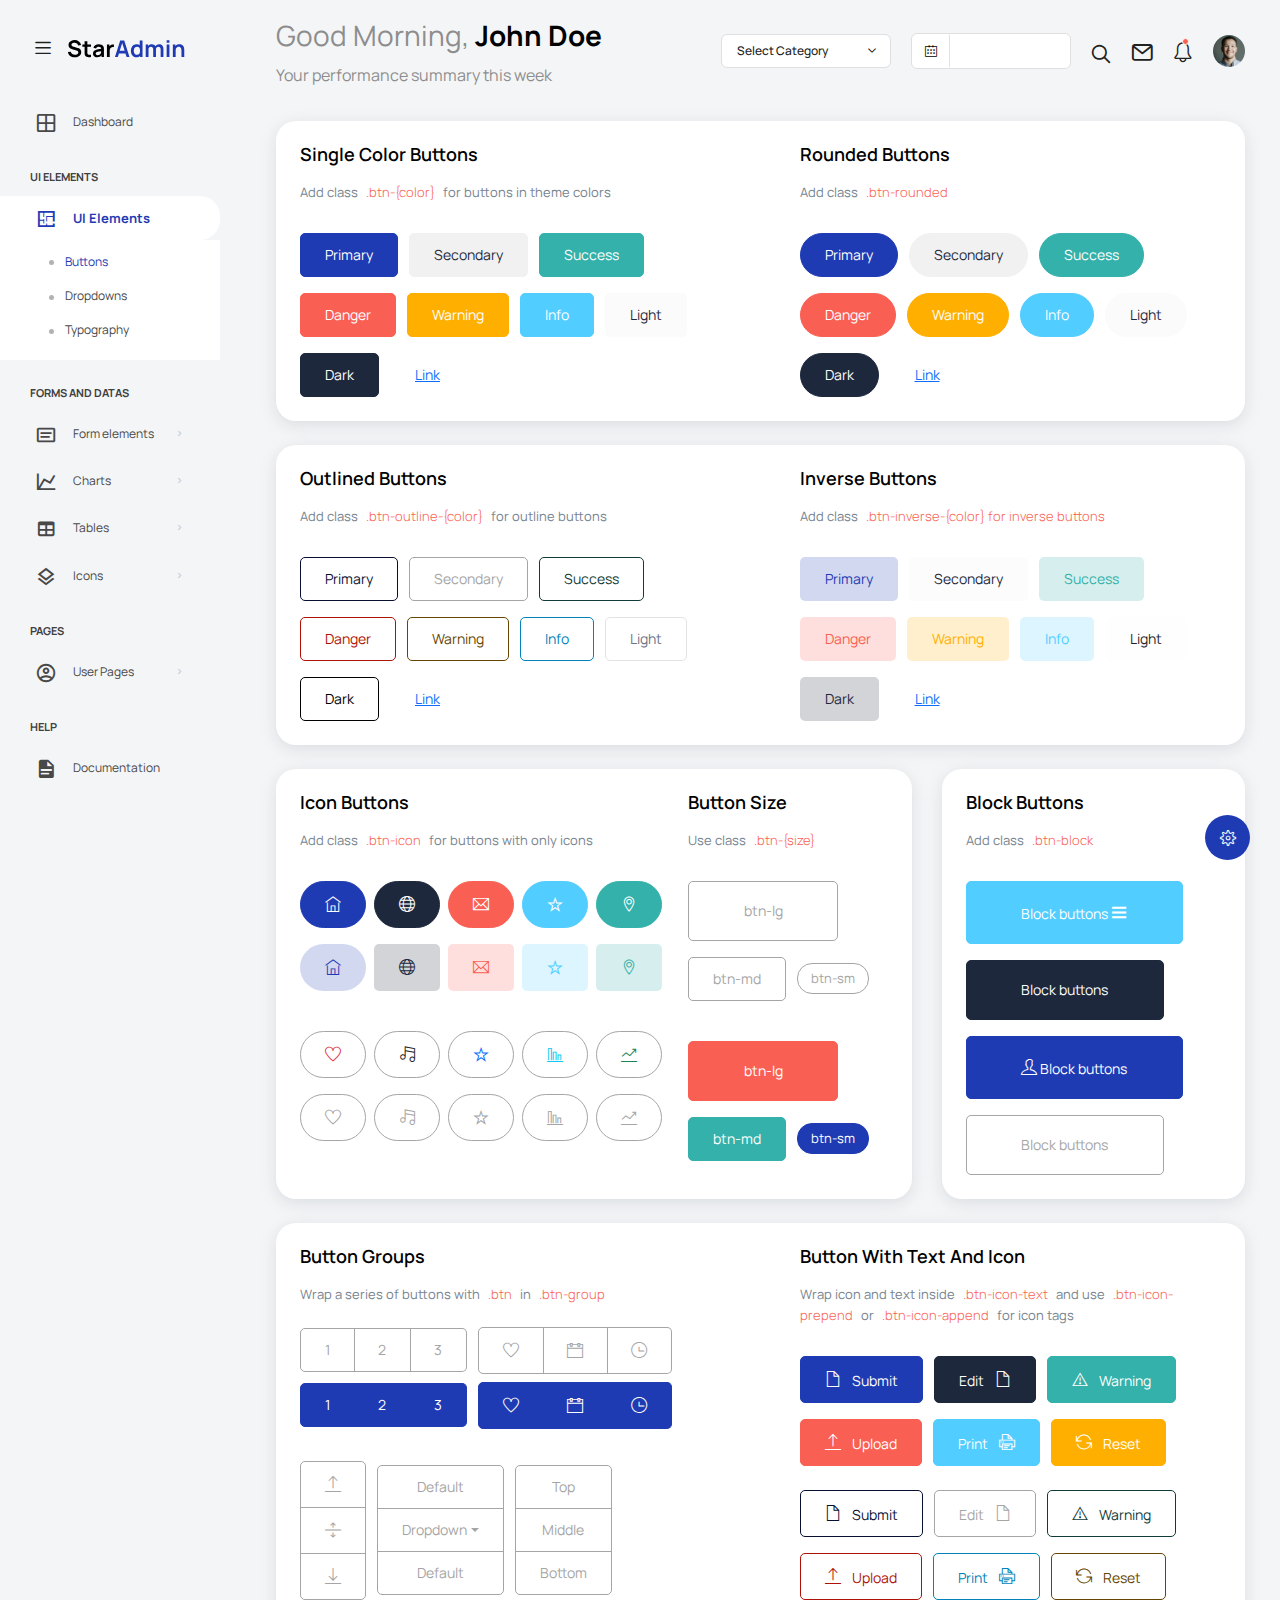
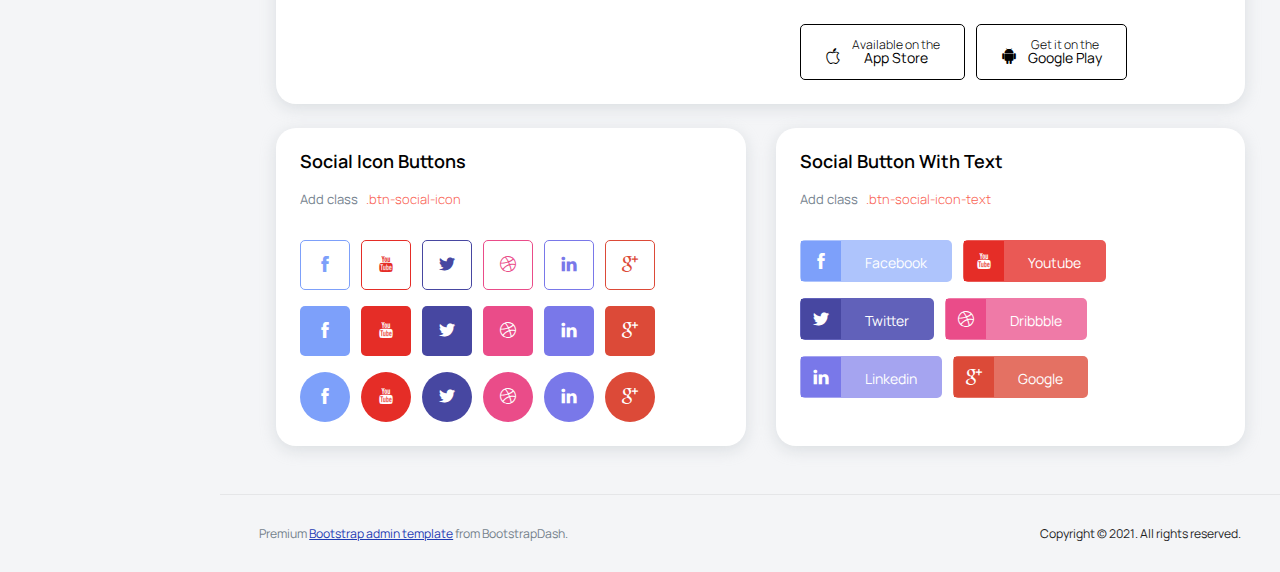
<file: dashboard-admin/template/pages/ui-features/buttons.html>
<!DOCTYPE html>
<html lang="en">

<head>
  <!-- Required meta tags -->
  <meta charset="utf-8">
  <meta name="viewport" content="width=device-width, initial-scale=1, shrink-to-fit=no">
  <title>Star Admin2 </title>
  <!-- plugins:css -->
  <link rel="stylesheet" href="../../vendors/feather/feather.css">
  <link rel="stylesheet" href="../../vendors/mdi/css/materialdesignicons.min.css">
  <link rel="stylesheet" href="../../vendors/ti-icons/css/themify-icons.css">
  <link rel="stylesheet" href="../../vendors/typicons/typicons.css">
  <link rel="stylesheet" href="../../vendors/simple-line-icons/css/simple-line-icons.css">
  <link rel="stylesheet" href="../../vendors/css/vendor.bundle.base.css">
  <!-- endinject -->
  <!-- Plugin css for this page -->
  <!-- End plugin css for this page -->
  <!-- inject:css -->
  <link rel="stylesheet" href="../../css/vertical-layout-light/style.css">
  <!-- endinject -->
  <link rel="shortcut icon" href="../../images/favicon.png" />
</head>

<body>
  <div class="container-scroller">
    <!-- partial:../../partials/_navbar.html -->
    <nav class="navbar default-layout col-lg-12 col-12 p-0 fixed-top d-flex align-items-top flex-row">
      <div class="text-center navbar-brand-wrapper d-flex align-items-center justify-content-start">
        <div class="me-3">
          <button class="navbar-toggler navbar-toggler align-self-center" type="button" data-bs-toggle="minimize">
            <span class="icon-menu"></span>
          </button>
        </div>
        <div>
          <a class="navbar-brand brand-logo" href="../../index.html">
            <img src="../../images/logo.svg" alt="logo" />
          </a>
          <a class="navbar-brand brand-logo-mini" href="../../index.html">
            <img src="../../images/logo-mini.svg" alt="logo" />
          </a>
        </div>
      </div>
      <div class="navbar-menu-wrapper d-flex align-items-top"> 
        <ul class="navbar-nav">
          <li class="nav-item font-weight-semibold d-none d-lg-block ms-0">
            <h1 class="welcome-text">Good Morning, <span class="text-black fw-bold">John Doe</span></h1>
            <h3 class="welcome-sub-text">Your performance summary this week </h3>
          </li>
        </ul>
        <ul class="navbar-nav ms-auto">
          <li class="nav-item dropdown d-none d-lg-block">
            <a class="nav-link dropdown-bordered dropdown-toggle dropdown-toggle-split" id="messageDropdown" href="#" data-bs-toggle="dropdown" aria-expanded="false"> Select Category </a>
            <div class="dropdown-menu dropdown-menu-right navbar-dropdown preview-list pb-0" aria-labelledby="messageDropdown">
              <a class="dropdown-item py-3" >
                <p class="mb-0 font-weight-medium float-left">Select category</p>
              </a>
              <div class="dropdown-divider"></div>
              <a class="dropdown-item preview-item">
                <div class="preview-item-content flex-grow py-2">
                  <p class="preview-subject ellipsis font-weight-medium text-dark">Bootstrap Bundle </p>
                  <p class="fw-light small-text mb-0">This is a Bundle featuring 16 unique dashboards</p>
                </div>
              </a>
              <a class="dropdown-item preview-item">
                <div class="preview-item-content flex-grow py-2">
                  <p class="preview-subject ellipsis font-weight-medium text-dark">Angular Bundle</p>
                  <p class="fw-light small-text mb-0">Everything you’ll ever need for your Angular projects</p>
                </div>
              </a>
              <a class="dropdown-item preview-item">
                <div class="preview-item-content flex-grow py-2">
                  <p class="preview-subject ellipsis font-weight-medium text-dark">VUE Bundle</p>
                  <p class="fw-light small-text mb-0">Bundle of 6 Premium Vue Admin Dashboard</p>
                </div>
              </a>
              <a class="dropdown-item preview-item">
                <div class="preview-item-content flex-grow py-2">
                  <p class="preview-subject ellipsis font-weight-medium text-dark">React Bundle</p>
                  <p class="fw-light small-text mb-0">Bundle of 8 Premium React Admin Dashboard</p>
                </div>
              </a>
            </div>
          </li>
          <li class="nav-item d-none d-lg-block">
            <div id="datepicker-popup" class="input-group date datepicker navbar-date-picker">
              <span class="input-group-addon input-group-prepend border-right">
                <span class="icon-calendar input-group-text calendar-icon"></span>
              </span>
              <input type="text" class="form-control">
            </div>
          </li>
          <li class="nav-item">
            <form class="search-form" action="#">
              <i class="icon-search"></i>
              <input type="search" class="form-control" placeholder="Search Here" title="Search here">
            </form>
          </li>
          <li class="nav-item dropdown">
            <a class="nav-link count-indicator" id="notificationDropdown" href="#" data-bs-toggle="dropdown">
              <i class="icon-mail icon-lg"></i>
            </a>
            <div class="dropdown-menu dropdown-menu-right navbar-dropdown preview-list pb-0" aria-labelledby="notificationDropdown">
              <a class="dropdown-item py-3 border-bottom">
                <p class="mb-0 font-weight-medium float-left">You have 4 new notifications </p>
                <span class="badge badge-pill badge-primary float-right">View all</span>
              </a>
              <a class="dropdown-item preview-item py-3">
                <div class="preview-thumbnail">
                  <i class="mdi mdi-alert m-auto text-primary"></i>
                </div>
                <div class="preview-item-content">
                  <h6 class="preview-subject fw-normal text-dark mb-1">Application Error</h6>
                  <p class="fw-light small-text mb-0"> Just now </p>
                </div>
              </a>
              <a class="dropdown-item preview-item py-3">
                <div class="preview-thumbnail">
                  <i class="mdi mdi-settings m-auto text-primary"></i>
                </div>
                <div class="preview-item-content">
                  <h6 class="preview-subject fw-normal text-dark mb-1">Settings</h6>
                  <p class="fw-light small-text mb-0"> Private message </p>
                </div>
              </a>
              <a class="dropdown-item preview-item py-3">
                <div class="preview-thumbnail">
                  <i class="mdi mdi-airballoon m-auto text-primary"></i>
                </div>
                <div class="preview-item-content">
                  <h6 class="preview-subject fw-normal text-dark mb-1">New user registration</h6>
                  <p class="fw-light small-text mb-0"> 2 days ago </p>
                </div>
              </a>
            </div>
          </li>
          <li class="nav-item dropdown"> 
            <a class="nav-link count-indicator" id="countDropdown" href="#" data-bs-toggle="dropdown" aria-expanded="false">
              <i class="icon-bell"></i>
              <span class="count"></span>
            </a>
            <div class="dropdown-menu dropdown-menu-right navbar-dropdown preview-list pb-0" aria-labelledby="countDropdown">
              <a class="dropdown-item py-3">
                <p class="mb-0 font-weight-medium float-left">You have 7 unread mails </p>
                <span class="badge badge-pill badge-primary float-right">View all</span>
              </a>
              <div class="dropdown-divider"></div>
              <a class="dropdown-item preview-item">
                <div class="preview-thumbnail">
                  <img src="../../images/faces/face10.jpg" alt="image" class="img-sm profile-pic">
                </div>
                <div class="preview-item-content flex-grow py-2">
                  <p class="preview-subject ellipsis font-weight-medium text-dark">Marian Garner </p>
                  <p class="fw-light small-text mb-0"> The meeting is cancelled </p>
                </div>
              </a>
              <a class="dropdown-item preview-item">
                <div class="preview-thumbnail">
                  <img src="../../images/faces/face12.jpg" alt="image" class="img-sm profile-pic">
                </div>
                <div class="preview-item-content flex-grow py-2">
                  <p class="preview-subject ellipsis font-weight-medium text-dark">David Grey </p>
                  <p class="fw-light small-text mb-0"> The meeting is cancelled </p>
                </div>
              </a>
              <a class="dropdown-item preview-item">
                <div class="preview-thumbnail">
                  <img src="../../images/faces/face1.jpg" alt="image" class="img-sm profile-pic">
                </div>
                <div class="preview-item-content flex-grow py-2">
                  <p class="preview-subject ellipsis font-weight-medium text-dark">Travis Jenkins </p>
                  <p class="fw-light small-text mb-0"> The meeting is cancelled </p>
                </div>
              </a>
            </div>
          </li>
          <li class="nav-item dropdown d-none d-lg-block user-dropdown">
            <a class="nav-link" id="UserDropdown" href="#" data-bs-toggle="dropdown" aria-expanded="false">
              <img class="img-xs rounded-circle" src="../../images/faces/face8.jpg" alt="Profile image"> </a>
            <div class="dropdown-menu dropdown-menu-right navbar-dropdown" aria-labelledby="UserDropdown">
              <div class="dropdown-header text-center">
                <img class="img-md rounded-circle" src="../../images/faces/face8.jpg" alt="Profile image">
                <p class="mb-1 mt-3 font-weight-semibold">Allen Moreno</p>
                <p class="fw-light text-muted mb-0">allenmoreno@gmail.com</p>
              </div>
              <a class="dropdown-item"><i class="dropdown-item-icon mdi mdi-account-outline text-primary me-2"></i> My Profile <span class="badge badge-pill badge-danger">1</span></a>
              <a class="dropdown-item"><i class="dropdown-item-icon mdi mdi-message-text-outline text-primary me-2"></i> Messages</a>
              <a class="dropdown-item"><i class="dropdown-item-icon mdi mdi-calendar-check-outline text-primary me-2"></i> Activity</a>
              <a class="dropdown-item"><i class="dropdown-item-icon mdi mdi-help-circle-outline text-primary me-2"></i> FAQ</a>
              <a class="dropdown-item"><i class="dropdown-item-icon mdi mdi-power text-primary me-2"></i>Sign Out</a>
            </div>
          </li>
        </ul>
        <button class="navbar-toggler navbar-toggler-right d-lg-none align-self-center" type="button" data-bs-toggle="offcanvas">
          <span class="mdi mdi-menu"></span>
        </button>
      </div>
    </nav>
    <!-- partial -->
    <div class="container-fluid page-body-wrapper">
      <!-- partial:../../partials/_settings-panel.html -->
      <div class="theme-setting-wrapper">
        <div id="settings-trigger"><i class="ti-settings"></i></div>
        <div id="theme-settings" class="settings-panel">
          <i class="settings-close ti-close"></i>
          <p class="settings-heading">SIDEBAR SKINS</p>
          <div class="sidebar-bg-options selected" id="sidebar-light-theme"><div class="img-ss rounded-circle bg-light border me-3"></div>Light</div>
          <div class="sidebar-bg-options" id="sidebar-dark-theme"><div class="img-ss rounded-circle bg-dark border me-3"></div>Dark</div>
          <p class="settings-heading mt-2">HEADER SKINS</p>
          <div class="color-tiles mx-0 px-4">
            <div class="tiles success"></div>
            <div class="tiles warning"></div>
            <div class="tiles danger"></div>
            <div class="tiles info"></div>
            <div class="tiles dark"></div>
            <div class="tiles default"></div>
          </div>
        </div>
      </div>
      <div id="right-sidebar" class="settings-panel">
        <i class="settings-close ti-close"></i>
        <ul class="nav nav-tabs border-top" id="setting-panel" role="tablist">
          <li class="nav-item">
            <a class="nav-link active" id="todo-tab" data-bs-toggle="tab" href="#todo-section" role="tab" aria-controls="todo-section" aria-expanded="true">TO DO LIST</a>
          </li>
          <li class="nav-item">
            <a class="nav-link" id="chats-tab" data-bs-toggle="tab" href="#chats-section" role="tab" aria-controls="chats-section">CHATS</a>
          </li>
        </ul>
        <div class="tab-content" id="setting-content">
          <div class="tab-pane fade show active scroll-wrapper" id="todo-section" role="tabpanel" aria-labelledby="todo-section">
            <div class="add-items d-flex px-3 mb-0">
              <form class="form w-100">
                <div class="form-group d-flex">
                  <input type="text" class="form-control todo-list-input" placeholder="Add To-do">
                  <button type="submit" class="add btn btn-primary todo-list-add-btn" id="add-task">Add</button>
                </div>
              </form>
            </div>
            <div class="list-wrapper px-3">
              <ul class="d-flex flex-column-reverse todo-list">
                <li>
                  <div class="form-check">
                    <label class="form-check-label">
                      <input class="checkbox" type="checkbox">
                      Team review meeting at 3.00 PM
                    </label>
                  </div>
                  <i class="remove ti-close"></i>
                </li>
                <li>
                  <div class="form-check">
                    <label class="form-check-label">
                      <input class="checkbox" type="checkbox">
                      Prepare for presentation
                    </label>
                  </div>
                  <i class="remove ti-close"></i>
                </li>
                <li>
                  <div class="form-check">
                    <label class="form-check-label">
                      <input class="checkbox" type="checkbox">
                      Resolve all the low priority tickets due today
                    </label>
                  </div>
                  <i class="remove ti-close"></i>
                </li>
                <li class="completed">
                  <div class="form-check">
                    <label class="form-check-label">
                      <input class="checkbox" type="checkbox" checked>
                      Schedule meeting for next week
                    </label>
                  </div>
                  <i class="remove ti-close"></i>
                </li>
                <li class="completed">
                  <div class="form-check">
                    <label class="form-check-label">
                      <input class="checkbox" type="checkbox" checked>
                      Project review
                    </label>
                  </div>
                  <i class="remove ti-close"></i>
                </li>
              </ul>
            </div>
            <h4 class="px-3 text-muted mt-5 fw-light mb-0">Events</h4>
            <div class="events pt-4 px-3">
              <div class="wrapper d-flex mb-2">
                <i class="ti-control-record text-primary me-2"></i>
                <span>Feb 11 2018</span>
              </div>
              <p class="mb-0 font-weight-thin text-gray">Creating component page build a js</p>
              <p class="text-gray mb-0">The total number of sessions</p>
            </div>
            <div class="events pt-4 px-3">
              <div class="wrapper d-flex mb-2">
                <i class="ti-control-record text-primary me-2"></i>
                <span>Feb 7 2018</span>
              </div>
              <p class="mb-0 font-weight-thin text-gray">Meeting with Alisa</p>
              <p class="text-gray mb-0 ">Call Sarah Graves</p>
            </div>
          </div>
          <!-- To do section tab ends -->
          <div class="tab-pane fade" id="chats-section" role="tabpanel" aria-labelledby="chats-section">
            <div class="d-flex align-items-center justify-content-between border-bottom">
              <p class="settings-heading border-top-0 mb-3 pl-3 pt-0 border-bottom-0 pb-0">Friends</p>
              <small class="settings-heading border-top-0 mb-3 pt-0 border-bottom-0 pb-0 pr-3 fw-normal">See All</small>
            </div>
            <ul class="chat-list">
              <li class="list active">
                <div class="profile"><img src="../../images/faces/face1.jpg" alt="image"><span class="online"></span></div>
                <div class="info">
                  <p>Thomas Douglas</p>
                  <p>Available</p>
                </div>
                <small class="text-muted my-auto">19 min</small>
              </li>
              <li class="list">
                <div class="profile"><img src="../../images/faces/face2.jpg" alt="image"><span class="offline"></span></div>
                <div class="info">
                  <div class="wrapper d-flex">
                    <p>Catherine</p>
                  </div>
                  <p>Away</p>
                </div>
                <div class="badge badge-success badge-pill my-auto mx-2">4</div>
                <small class="text-muted my-auto">23 min</small>
              </li>
              <li class="list">
                <div class="profile"><img src="../../images/faces/face3.jpg" alt="image"><span class="online"></span></div>
                <div class="info">
                  <p>Daniel Russell</p>
                  <p>Available</p>
                </div>
                <small class="text-muted my-auto">14 min</small>
              </li>
              <li class="list">
                <div class="profile"><img src="../../images/faces/face4.jpg" alt="image"><span class="offline"></span></div>
                <div class="info">
                  <p>James Richardson</p>
                  <p>Away</p>
                </div>
                <small class="text-muted my-auto">2 min</small>
              </li>
              <li class="list">
                <div class="profile"><img src="../../images/faces/face5.jpg" alt="image"><span class="online"></span></div>
                <div class="info">
                  <p>Madeline Kennedy</p>
                  <p>Available</p>
                </div>
                <small class="text-muted my-auto">5 min</small>
              </li>
              <li class="list">
                <div class="profile"><img src="../../images/faces/face6.jpg" alt="image"><span class="online"></span></div>
                <div class="info">
                  <p>Sarah Graves</p>
                  <p>Available</p>
                </div>
                <small class="text-muted my-auto">47 min</small>
              </li>
            </ul>
          </div>
          <!-- chat tab ends -->
        </div>
      </div>
      <!-- partial -->
      <!-- partial:../../partials/_sidebar.html -->
      <nav class="sidebar sidebar-offcanvas" id="sidebar">
        <ul class="nav">
          <li class="nav-item">
            <a class="nav-link" href="../../index.html">
              <i class="mdi mdi-grid-large menu-icon"></i>
              <span class="menu-title">Dashboard</span>
            </a>
          </li>
          <li class="nav-item nav-category">UI Elements</li>
          <li class="nav-item">
            <a class="nav-link" data-bs-toggle="collapse" href="#ui-basic" aria-expanded="false" aria-controls="ui-basic">
              <i class="menu-icon mdi mdi-floor-plan"></i>
              <span class="menu-title">UI Elements</span>
              <i class="menu-arrow"></i> 
            </a>
            <div class="collapse" id="ui-basic">
              <ul class="nav flex-column sub-menu">
                <li class="nav-item"> <a class="nav-link" href="../../pages/ui-features/buttons.html">Buttons</a></li>
                <li class="nav-item"> <a class="nav-link" href="../../pages/ui-features/dropdowns.html">Dropdowns</a></li>
                <li class="nav-item"> <a class="nav-link" href="../../pages/ui-features/typography.html">Typography</a></li>
              </ul>
            </div>
          </li>
          <li class="nav-item nav-category">Forms and Datas</li>
          <li class="nav-item">
            <a class="nav-link" data-bs-toggle="collapse" href="#form-elements" aria-expanded="false" aria-controls="form-elements">
              <i class="menu-icon mdi mdi-card-text-outline"></i>
              <span class="menu-title">Form elements</span>
              <i class="menu-arrow"></i>
            </a>
            <div class="collapse" id="form-elements">
              <ul class="nav flex-column sub-menu">
                <li class="nav-item"><a class="nav-link" href="../../pages/forms/basic_elements.html">Basic Elements</a></li>
              </ul>
            </div>
          </li>
          <li class="nav-item">
            <a class="nav-link" data-bs-toggle="collapse" href="#charts" aria-expanded="false" aria-controls="charts">
              <i class="menu-icon mdi mdi-chart-line"></i>
              <span class="menu-title">Charts</span>
              <i class="menu-arrow"></i>
            </a>
            <div class="collapse" id="charts">
              <ul class="nav flex-column sub-menu">
                <li class="nav-item"> <a class="nav-link" href="../../pages/charts/chartjs.html">ChartJs</a></li>
              </ul>
            </div>
          </li>
          <li class="nav-item">
            <a class="nav-link" data-bs-toggle="collapse" href="#tables" aria-expanded="false" aria-controls="tables">
              <i class="menu-icon mdi mdi-table"></i>
              <span class="menu-title">Tables</span>
              <i class="menu-arrow"></i>
            </a>
            <div class="collapse" id="tables">
              <ul class="nav flex-column sub-menu">
                <li class="nav-item"> <a class="nav-link" href="../../pages/tables/basic-table.html">Basic table</a></li>
              </ul>
            </div>
          </li>
          <li class="nav-item">
            <a class="nav-link" data-bs-toggle="collapse" href="#icons" aria-expanded="false" aria-controls="icons">
              <i class="menu-icon mdi mdi-layers-outline"></i>
              <span class="menu-title">Icons</span>
              <i class="menu-arrow"></i>
            </a>
            <div class="collapse" id="icons">
              <ul class="nav flex-column sub-menu">
                <li class="nav-item"> <a class="nav-link" href="../../pages/icons/mdi.html">Mdi icons</a></li>
              </ul>
            </div>
          </li>
          <li class="nav-item nav-category">pages</li>
          <li class="nav-item">
            <a class="nav-link" data-bs-toggle="collapse" href="#auth" aria-expanded="false" aria-controls="auth">
              <i class="menu-icon mdi mdi-account-circle-outline"></i>
              <span class="menu-title">User Pages</span>
              <i class="menu-arrow"></i>
            </a>
            <div class="collapse" id="auth">
              <ul class="nav flex-column sub-menu">
                <li class="nav-item"> <a class="nav-link" href="../../pages/samples/login.html"> Login </a></li>
              </ul>
            </div>
          </li>
          <li class="nav-item nav-category">help</li>
          <li class="nav-item">
            <a class="nav-link" href="http://bootstrapdash.com/demo/star-admin2-free/docs/documentation.html">
              <i class="menu-icon mdi mdi-file-document"></i>
              <span class="menu-title">Documentation</span>
            </a>
          </li>
        </ul>
      </nav>
      <!-- partial -->
      <div class="main-panel">          
        <div class="content-wrapper">
          <div class="row">
            <div class="col-12 grid-margin stretch-card">
              <div class="card">
                <div class="row">
                  <div class="col-md-6">
                    <div class="card-body">
                      <h4 class="card-title">Single color buttons</h4>
                      <p class="card-description">Add class <code>.btn-{color}</code> for buttons in theme colors</p>
                      <div class="template-demo">
                        <button type="button" class="btn btn-primary">Primary</button>
                        <button type="button" class="btn btn-secondary">Secondary</button>
                        <button type="button" class="btn btn-success">Success</button>
                        <button type="button" class="btn btn-danger">Danger</button>
                        <button type="button" class="btn btn-warning">Warning</button>
                        <button type="button" class="btn btn-info">Info</button>
                        <button type="button" class="btn btn-light">Light</button>
                        <button type="button" class="btn btn-dark">Dark</button>
                        <button type="button" class="btn btn-link">Link</button>
                      </div>
                    </div>
                  </div>
                  <div class="col-md-6">
                    <div class="card-body">
                      <h4 class="card-title">Rounded buttons</h4>
                      <p class="card-description">Add class <code>.btn-rounded</code></p>
                      <div class="template-demo">
                        <button type="button" class="btn btn-primary btn-rounded btn-fw">Primary</button>
                        <button type="button" class="btn btn-secondary btn-rounded btn-fw">Secondary</button>
                        <button type="button" class="btn btn-success btn-rounded btn-fw">Success</button>
                        <button type="button" class="btn btn-danger btn-rounded btn-fw">Danger</button>
                        <button type="button" class="btn btn-warning btn-rounded btn-fw">Warning</button>
                        <button type="button" class="btn btn-info btn-rounded btn-fw">Info</button>
                        <button type="button" class="btn btn-light btn-rounded btn-fw">Light</button>
                        <button type="button" class="btn btn-dark btn-rounded btn-fw">Dark</button>
                        <button type="button" class="btn btn-link btn-rounded btn-fw">Link</button>
                      </div>
                    </div>
                  </div>
                </div>
              </div>
            </div>
            <div class="col-12 grid-margin stretch-card">
              <div class="card">
                <div class="row">
                  <div class="col-md-6">
                    <div class="card-body">
                      <h4 class="card-title">Outlined buttons</h4>
                      <p class="card-description">Add class <code>.btn-outline-{color}</code> for outline buttons</p>
                      <div class="template-demo">
                        <button type="button" class="btn btn-outline-primary btn-fw">Primary</button>
                        <button type="button" class="btn btn-outline-secondary btn-fw">Secondary</button>
                        <button type="button" class="btn btn-outline-success btn-fw">Success</button>
                        <button type="button" class="btn btn-outline-danger btn-fw">Danger</button>
                        <button type="button" class="btn btn-outline-warning btn-fw">Warning</button>
                        <button type="button" class="btn btn-outline-info btn-fw">Info</button>
                        <button type="button" class="btn btn-outline-light btn-fw">Light</button>
                        <button type="button" class="btn btn-outline-dark btn-fw">Dark</button>
                        <button type="button" class="btn btn-link btn-fw">Link</button>
                      </div>
                    </div>
                  </div>
                  <div class="col-md-6">
                    <div class="card-body">
                      <h4 class="card-title">Inverse buttons</h4>
                      <p class="card-description">Add class <code>.btn-inverse-{color} for inverse buttons</code></p>
                      <div class="template-demo">
                        <button type="button" class="btn btn-inverse-primary btn-fw">Primary</button>
                        <button type="button" class="btn btn-inverse-secondary btn-fw">Secondary</button>
                        <button type="button" class="btn btn-inverse-success btn-fw">Success</button>
                        <button type="button" class="btn btn-inverse-danger btn-fw">Danger</button>
                        <button type="button" class="btn btn-inverse-warning btn-fw">Warning</button>
                        <button type="button" class="btn btn-inverse-info btn-fw">Info</button>
                        <button type="button" class="btn btn-inverse-light btn-fw">Light</button>
                        <button type="button" class="btn btn-inverse-dark btn-fw">Dark</button>
                        <button type="button" class="btn btn-link btn-fw">Link</button>
                      </div>
                    </div>
                  </div>
                </div>
              </div>
            </div>
            <div class="col-md-8 grid-margin stretch-card">
              <div class="card">
                <div class="row">
                  <div class="col-md-7">
                    <div class="card-body">
                    <h4 class="card-title">Icon Buttons</h4>
                    <p class="card-description">Add class <code>.btn-icon</code> for buttons with only icons</p>
                    <div class="template-demo d-flex justify-content-between flex-nowrap">
                      <button type="button" class="btn btn-primary btn-rounded btn-icon">
                        <i class="ti-home"></i>
                      </button>
                      <button type="button" class="btn btn-dark btn-rounded btn-icon">
                        <i class="ti-world"></i>
                      </button>
                      <button type="button" class="btn btn-danger btn-rounded btn-icon">
                        <i class="ti-email"></i>
                      </button>
                      <button type="button" class="btn btn-info btn-rounded btn-icon">
                        <i class="ti-star"></i>
                      </button>
                      <button type="button" class="btn btn-success btn-rounded btn-icon">
                        <i class="ti-location-pin"></i>
                      </button>
                    </div>
                    <div class="template-demo d-flex justify-content-between flex-nowrap">
                      <button type="button" class="btn btn-inverse-primary btn-rounded btn-icon">
                        <i class="ti-home"></i>
                      </button>
                      <button type="button" class="btn btn-inverse-dark btn-icon">
                        <i class="ti-world"></i>
                      </button>
                      <button type="button" class="btn btn-inverse-danger btn-icon">
                        <i class="ti-email"></i>
                      </button>
                      <button type="button" class="btn btn-inverse-info btn-icon">
                        <i class="ti-star"></i>
                      </button>
                      <button type="button" class="btn btn-inverse-success btn-icon">
                        <i class="ti-location-pin"></i>
                      </button>
                    </div>
                    <div class="template-demo d-flex justify-content-between flex-nowrap mt-4">
                      <button type="button" class="btn btn-outline-secondary btn-rounded btn-icon">
                        <i class="ti-heart text-danger"></i>
                      </button>
                      <button type="button" class="btn btn-outline-secondary btn-rounded btn-icon">
                        <i class="ti-music-alt text-dark"></i>
                      </button>
                      <button type="button" class="btn btn-outline-secondary btn-rounded btn-icon">
                        <i class="ti-star text-primary"></i>
                      </button>
                      <button type="button" class="btn btn-outline-secondary btn-rounded btn-icon">
                        <i class="ti-bar-chart-alt text-info"></i>                          
                      </button>
                      <button type="button" class="btn btn-outline-secondary btn-rounded btn-icon">
                        <i class="ti-stats-up text-success"></i>                          
                      </button>
                    </div>
                    <div class="template-demo d-flex justify-content-between flex-nowrap">
                      <button type="button" class="btn btn-outline-secondary btn-rounded btn-icon">
                        <i class="ti-heart"></i>
                      </button>
                      <button type="button" class="btn btn-outline-secondary btn-rounded btn-icon">
                        <i class="ti-music-alt"></i>
                      </button>
                      <button type="button" class="btn btn-outline-secondary btn-rounded btn-icon">
                        <i class="ti-star"></i>
                      </button>
                      <button type="button" class="btn btn-outline-secondary btn-rounded btn-icon">
                        <i class="ti-bar-chart-alt"></i>                          
                      </button>
                      <button type="button" class="btn btn-outline-secondary btn-rounded btn-icon">
                        <i class="ti-stats-up"></i>                          
                      </button>
                    </div>
                  </div>
                  </div> 
                  <div class="col-md-5">
                    <div class="card-body">
                      <h4 class="card-title">Button Size</h4>
                      <p class="card-description">Use class <code>.btn-{size}</code></p>
                      <div class="template-demo">
                        <button type="button" class="btn btn-outline-secondary btn-lg">btn-lg</button>
                        <button type="button" class="btn btn-outline-secondary btn-md">btn-md</button>
                        <button type="button" class="btn btn-outline-secondary btn-sm">btn-sm</button>
                      </div>
                      <div class="template-demo mt-4">
                        <button type="button" class="btn btn-danger btn-lg">btn-lg</button>
                        <button type="button" class="btn btn-success btn-md">btn-md</button>
                        <button type="button" class="btn btn-primary btn-sm">btn-sm</button>
                      </div>
                    </div>
                  </div>
                </div>
              </div>
            </div>
            <div class="col-md-4 grid-margin stretch-card">
              <div class="card">
                <div class="card-body">
                  <h4 class="card-title">Block buttons</h4>
                  <p class="card-description">Add class <code>.btn-block</code></p>
                  <div class="template-demo">
                    <button type="button" class="btn btn-info btn-lg btn-block">Block buttons
                      <i class="ti-menu float-right"></i>
                    </button>
                    <button type="button" class="btn btn-dark btn-lg btn-block">Block buttons</button>
                    <button type="button" class="btn btn-primary btn-lg btn-block">
                      <i class="ti-user"></i>                      
                      Block buttons
                    </button>
                    <button type="button" class="btn btn-outline-secondary btn-lg btn-block">Block buttons</button>
                  </div>
                </div>
              </div>
            </div>
            <div class="col-12 grid-margin">
              <div class="card">
                <div class="row">
                  <div class="col-md-6">
                    <div class="card-body">
                      <h4 class="card-title">Button groups</h4>
                      <p class="card-description">Wrap a series of buttons with <code>.btn</code> 
                        in <code>.btn-group</code></p>
                      <div class="template-demo">
                        <div class="btn-group" role="group" aria-label="Basic example">
                          <button type="button" class="btn btn-outline-secondary">1</button>
                          <button type="button" class="btn btn-outline-secondary">2</button>
                          <button type="button" class="btn btn-outline-secondary">3</button>
                        </div>
                        <div class="btn-group" role="group" aria-label="Basic example">
                          <button type="button" class="btn btn-outline-secondary">
                            <i class="ti-heart"></i>
                          </button>
                          <button type="button" class="btn btn-outline-secondary">
                            <i class="ti-calendar"></i>
                          </button>
                          <button type="button" class="btn btn-outline-secondary">
                            <i class="ti-time"></i>
                          </button>
                        </div>
                      </div>
                      <div class="template-demo">
                        <div class="btn-group" role="group" aria-label="Basic example">
                          <button type="button" class="btn btn-primary">1</button>
                          <button type="button" class="btn btn-primary">2</button>
                          <button type="button" class="btn btn-primary">3</button>
                        </div>
                        <div class="btn-group" role="group" aria-label="Basic example">
                          <button type="button" class="btn btn-primary">
                            <i class="ti-heart"></i>
                          </button>
                          <button type="button" class="btn btn-primary">
                            <i class="ti-calendar"></i>
                          </button>
                          <button type="button" class="btn btn-primary">
                            <i class="ti-time"></i>
                          </button>
                        </div>
                      </div>
                      <div class="template-demo mt-4">
                        <div class="btn-group-vertical" role="group" aria-label="Basic example">
                          <button type="button" class="btn btn-outline-secondary">
                            <i class="ti-upload"></i>
                          </button>
                          <button type="button" class="btn btn-outline-secondary">
                            <i class="ti-split-v"></i>
                          </button>
                          <button type="button" class="btn btn-outline-secondary">
                            <i class="ti-download"></i>
                          </button>
                        </div>
                        <div class="btn-group-vertical" role="group" aria-label="Basic example">
                          <button type="button" class="btn btn-outline-secondary">Default</button>
                          <div class="btn-group">
                            <button type="button" class="btn btn-outline-secondary dropdown-toggle" data-bs-toggle="dropdown">Dropdown</button>
                            <div class="dropdown-menu">
                              <a class="dropdown-item">Go back</a>
                              <a class="dropdown-item">Delete</a>
                              <a class="dropdown-item">Swap</a>
                            </div>                          
                          </div>
                          <button type="button" class="btn btn-outline-secondary">Default</button>
                        </div>
                        <div class="btn-group-vertical" role="group" aria-label="Basic example">
                          <button type="button" class="btn btn-outline-secondary">Top</button>
                          <button type="button" class="btn btn-outline-secondary">Middle</button>                          
                          <button type="button" class="btn btn-outline-secondary">Bottom</button>
                        </div>
                      </div>
                    </div>
                  </div>
                  <div class="col-md-6">
                    <div class="card-body">
                      <h4 class="card-title">Button with text and icon</h4>
                      <p class="card-description">Wrap icon and text inside <code>.btn-icon-text</code> and use <code>.btn-icon-prepend</code> 
                        or <code>.btn-icon-append</code> for icon tags</p>
                      <div class="template-demo">
                        <button type="button" class="btn btn-primary btn-icon-text">
                          <i class="ti-file btn-icon-prepend"></i>
                          Submit
                        </button>
                        <button type="button" class="btn btn-dark btn-icon-text">
                          Edit
                          <i class="ti-file btn-icon-append"></i>                          
                        </button>
                        <button type="button" class="btn btn-success btn-icon-text">
                          <i class="ti-alert btn-icon-prepend"></i>                                                    
                          Warning
                        </button>
                      </div>
                      <div class="template-demo">
                        <button type="button" class="btn btn-danger btn-icon-text">
                          <i class="ti-upload btn-icon-prepend"></i>                                                    
                          Upload
                        </button>
                        <button type="button" class="btn btn-info btn-icon-text">
                          Print
                          <i class="ti-printer btn-icon-append"></i>                                                                              
                        </button>
                        <button type="button" class="btn btn-warning btn-icon-text">
                          <i class="ti-reload btn-icon-prepend"></i>                                                    
                          Reset
                        </button>
                      </div>
                      <div class="template-demo mt-2">
                        <button type="button" class="btn btn-outline-primary btn-icon-text">
                          <i class="ti-file btn-icon-prepend"></i>
                          Submit
                        </button>
                        <button type="button" class="btn btn-outline-secondary btn-icon-text">
                          Edit
                          <i class="ti-file btn-icon-append"></i>                          
                        </button>
                        <button type="button" class="btn btn-outline-success btn-icon-text">
                          <i class="ti-alert btn-icon-prepend"></i>                                                    
                          Warning
                        </button>
                      </div>
                      <div class="template-demo">
                        <button type="button" class="btn btn-outline-danger btn-icon-text">
                          <i class="ti-upload btn-icon-prepend"></i>                                                    
                          Upload
                        </button>
                        <button type="button" class="btn btn-outline-info btn-icon-text">
                          Print
                          <i class="ti-printer btn-icon-append"></i>                                                                              
                        </button>
                        <button type="button" class="btn btn-outline-warning btn-icon-text">
                          <i class="ti-reload btn-icon-prepend"></i>                                                    
                          Reset
                        </button>
                      </div>
                      <div class="template-demo mt-2">
                        <button class="btn btn-outline-dark btn-icon-text">
                          <i class="ti-apple btn-icon-prepend"></i>
                          <span class="d-inline-block text-left">
                            <small class="fw-light d-block">Available on the</small>
                            App Store
                          </span>
                        </button>
                        <button class="btn btn-outline-dark btn-icon-text">
                          <i class="ti-android btn-icon-prepend"></i>
                          <span class="d-inline-block text-left">
                            <small class="fw-light d-block">Get it on the</small>
                            Google Play
                          </span>
                        </button>
                      </div>
                    </div>
                  </div>
                </div>
              </div>
            </div>
            <div class="col-md-6 grid-margin stretch-card">
              <div class="card">
                <div class="card-body">
                  <h4 class="card-title">Social Icon Buttons</h4>
                  <p class="card-description">Add class <code>.btn-social-icon</code></p>
                  <div class="template-demo">
                    <button type="button" class="btn btn-social-icon btn-outline-facebook"><i class="ti-facebook"></i></button>
                    <button type="button" class="btn btn-social-icon btn-outline-youtube"><i class="ti-youtube"></i></button>                                        
                    <button type="button" class="btn btn-social-icon btn-outline-twitter"><i class="ti-twitter-alt"></i></button>
                    <button type="button" class="btn btn-social-icon btn-outline-dribbble"><i class="ti-dribbble"></i></button>
                    <button type="button" class="btn btn-social-icon btn-outline-linkedin"><i class="ti-linkedin"></i></button>
                    <button type="button" class="btn btn-social-icon btn-outline-google"><i class="ti-google"></i></button>
                  </div>
                  <div class="template-demo">
                    <button type="button" class="btn btn-social-icon btn-facebook"><i class="ti-facebook"></i></button>
                    <button type="button" class="btn btn-social-icon btn-youtube"><i class="ti-youtube"></i></button>                                        
                    <button type="button" class="btn btn-social-icon btn-twitter"><i class="ti-twitter-alt"></i></button>
                    <button type="button" class="btn btn-social-icon btn-dribbble"><i class="ti-dribbble"></i></button>
                    <button type="button" class="btn btn-social-icon btn-linkedin"><i class="ti-linkedin"></i></button>
                    <button type="button" class="btn btn-social-icon btn-google"><i class="ti-google"></i></button>
                  </div>
                  <div class="template-demo">
                    <button type="button" class="btn btn-social-icon btn-facebook btn-rounded"><i class="ti-facebook"></i></button>
                    <button type="button" class="btn btn-social-icon btn-youtube btn-rounded"><i class="ti-youtube"></i></button>                                        
                    <button type="button" class="btn btn-social-icon btn-twitter btn-rounded"><i class="ti-twitter-alt"></i></button>
                    <button type="button" class="btn btn-social-icon btn-dribbble btn-rounded"><i class="ti-dribbble"></i></button>
                    <button type="button" class="btn btn-social-icon btn-linkedin btn-rounded"><i class="ti-linkedin"></i></button>
                    <button type="button" class="btn btn-social-icon btn-google btn-rounded"><i class="ti-google"></i></button>
                  </div>
                </div>
              </div>
            </div>
            <div class="col-md-6 grid-margin stretch-card">
              <div class="card">
                <div class="card-body">
                  <h4 class="card-title">Social button with text</h4>
                  <p class="card-description">Add class <code>.btn-social-icon-text</code></p>
                  <div class="template-demo">
                    <button type="button" class="btn btn-social-icon-text btn-facebook"><i class="ti-facebook"></i>Facebook</button>
                    <button type="button" class="btn btn-social-icon-text btn-youtube"><i class="ti-youtube"></i>Youtube</button>                                        
                    <button type="button" class="btn btn-social-icon-text btn-twitter"><i class="ti-twitter-alt"></i>Twitter</button>
                    <button type="button" class="btn btn-social-icon-text btn-dribbble"><i class="ti-dribbble"></i>Dribbble</button>
                    <button type="button" class="btn btn-social-icon-text btn-linkedin"><i class="ti-linkedin"></i>Linkedin</button>
                    <button type="button" class="btn btn-social-icon-text btn-google"><i class="ti-google"></i>Google</button>
                  </div>
                </div>
              </div>
            </div>
          </div>
        </div>
        <!-- content-wrapper ends -->
        <!-- partial:../../partials/_footer.html -->
        <footer class="footer">
          <div class="d-sm-flex justify-content-center justify-content-sm-between">
            <span class="text-muted text-center text-sm-left d-block d-sm-inline-block">Premium <a href="https://www.bootstrapdash.com/" target="_blank">Bootstrap admin template</a> from BootstrapDash.</span>
            <span class="float-none float-sm-right d-block mt-1 mt-sm-0 text-center">Copyright © 2021. All rights reserved.</span>
          </div>
        </footer>
        <!-- partial -->
      </div>
      <!-- main-panel ends -->
    </div>
    <!-- page-body-wrapper ends -->
  </div>
  <!-- container-scroller -->
  <!-- plugins:js -->
  <script src="../../vendors/js/vendor.bundle.base.js"></script>
  <!-- endinject -->
  <!-- Plugin js for this page -->
  <script src="../../vendors/bootstrap-datepicker/bootstrap-datepicker.min.js"></script>
  <!-- End plugin js for this page -->
  <!-- inject:js -->
  <script src="../../js/off-canvas.js"></script>
  <script src="../../js/hoverable-collapse.js"></script>
  <script src="../../js/template.js"></script>
  <script src="../../js/settings.js"></script>
  <script src="../../js/todolist.js"></script>
  <!-- endinject -->
</body>

</html>
</file>
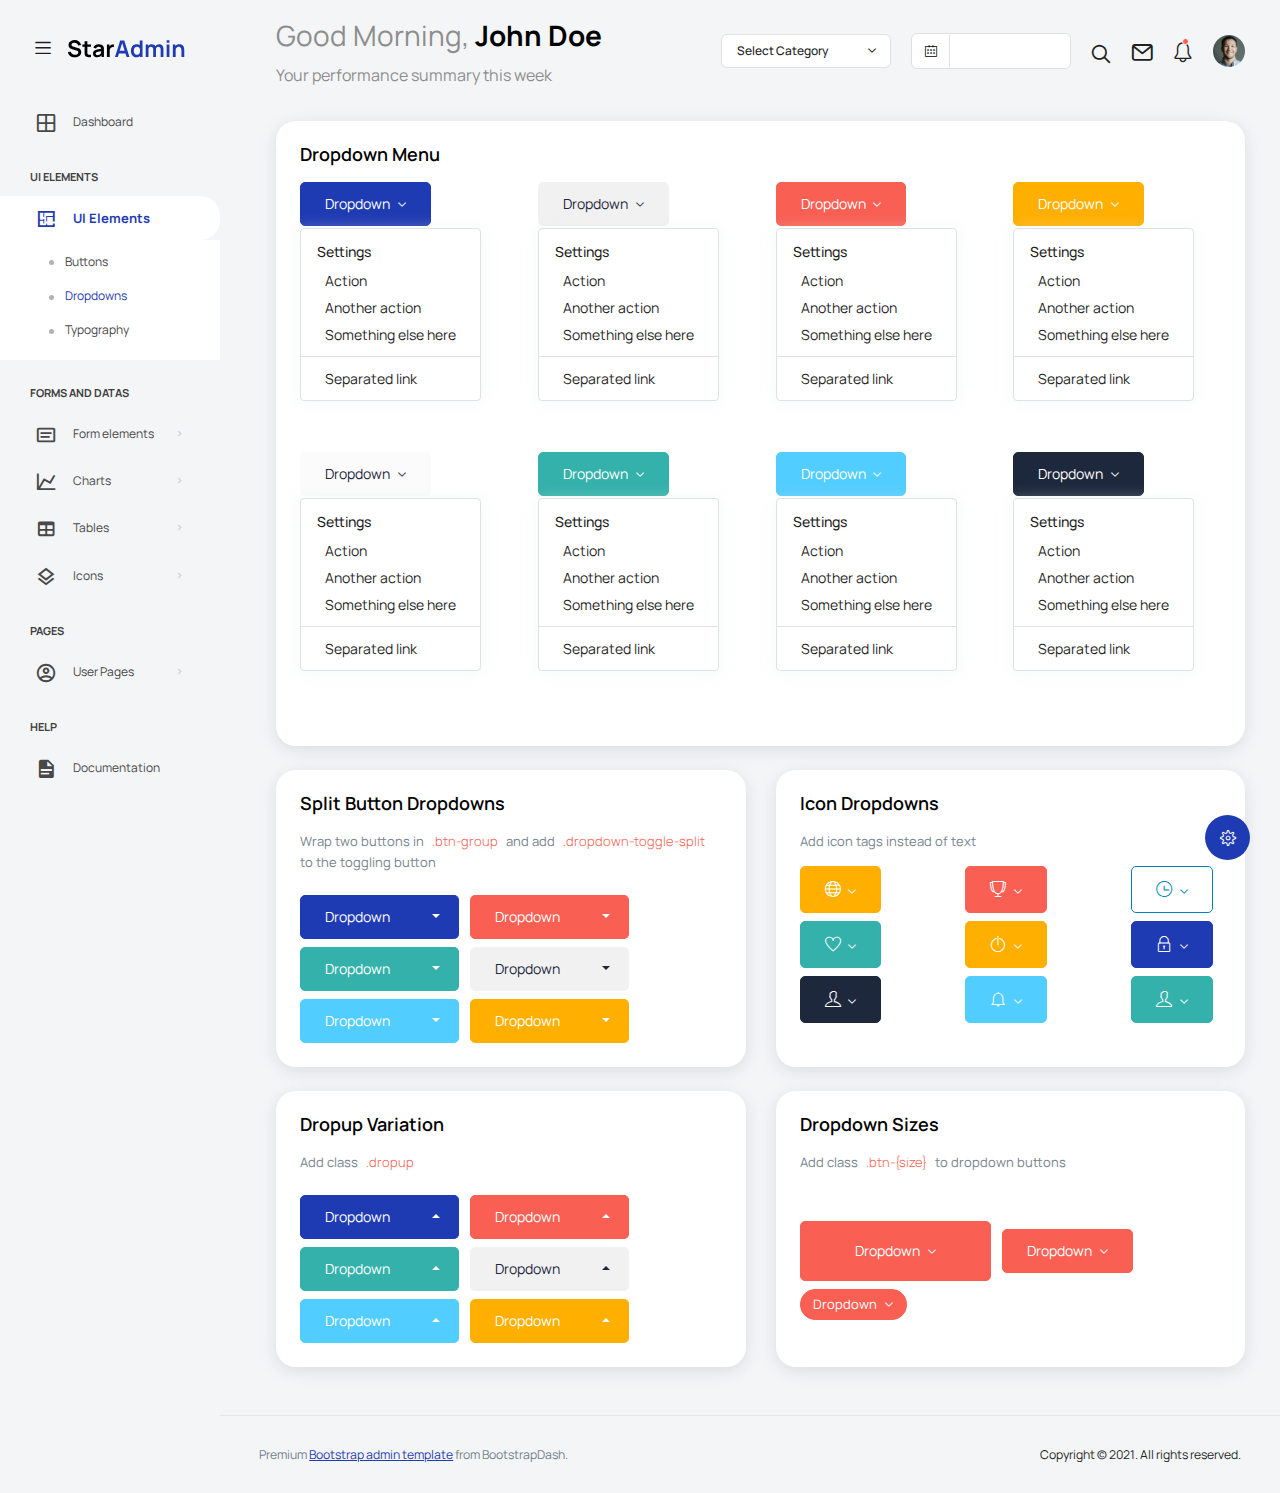
<file: dashboard-admin/template/pages/ui-features/dropdowns.html>
<!DOCTYPE html>
<html lang="en">

<head>
  <!-- Required meta tags -->
  <meta charset="utf-8">
  <meta name="viewport" content="width=device-width, initial-scale=1, shrink-to-fit=no">
  <title>Star Admin2 </title>
  <!-- plugins:css -->
  <link rel="stylesheet" href="../../vendors/feather/feather.css">
  <link rel="stylesheet" href="../../vendors/mdi/css/materialdesignicons.min.css">
  <link rel="stylesheet" href="../../vendors/ti-icons/css/themify-icons.css">
  <link rel="stylesheet" href="../../vendors/typicons/typicons.css">
  <link rel="stylesheet" href="../../vendors/simple-line-icons/css/simple-line-icons.css">
  <link rel="stylesheet" href="../../vendors/css/vendor.bundle.base.css">
  <!-- endinject -->
  <!-- Plugin css for this page -->
  <!-- End plugin css for this page -->
  <!-- inject:css -->
  <link rel="stylesheet" href="../../css/vertical-layout-light/style.css">
  <!-- endinject -->
  <link rel="shortcut icon" href="../../images/favicon.png" />
</head>

<body>
  <div class="container-scroller">
    <!-- partial:../../partials/_navbar.html -->
    <nav class="navbar default-layout col-lg-12 col-12 p-0 fixed-top d-flex align-items-top flex-row">
      <div class="text-center navbar-brand-wrapper d-flex align-items-center justify-content-start">
        <div class="me-3">
          <button class="navbar-toggler navbar-toggler align-self-center" type="button" data-bs-toggle="minimize">
            <span class="icon-menu"></span>
          </button>
        </div>
        <div>
          <a class="navbar-brand brand-logo" href="../../index.html">
            <img src="../../images/logo.svg" alt="logo" />
          </a>
          <a class="navbar-brand brand-logo-mini" href="../../index.html">
            <img src="../../images/logo-mini.svg" alt="logo" />
          </a>
        </div>
      </div>
      <div class="navbar-menu-wrapper d-flex align-items-top"> 
        <ul class="navbar-nav">
          <li class="nav-item font-weight-semibold d-none d-lg-block ms-0">
            <h1 class="welcome-text">Good Morning, <span class="text-black fw-bold">John Doe</span></h1>
            <h3 class="welcome-sub-text">Your performance summary this week </h3>
          </li>
        </ul>
        <ul class="navbar-nav ms-auto">
          <li class="nav-item dropdown d-none d-lg-block">
            <a class="nav-link dropdown-bordered dropdown-toggle dropdown-toggle-split" id="messageDropdown" href="#" data-bs-toggle="dropdown" aria-expanded="false"> Select Category </a>
            <div class="dropdown-menu dropdown-menu-right navbar-dropdown preview-list pb-0" aria-labelledby="messageDropdown">
              <a class="dropdown-item py-3" >
                <p class="mb-0 font-weight-medium float-left">Select category</p>
              </a>
              <div class="dropdown-divider"></div>
              <a class="dropdown-item preview-item">
                <div class="preview-item-content flex-grow py-2">
                  <p class="preview-subject ellipsis font-weight-medium text-dark">Bootstrap Bundle </p>
                  <p class="fw-light small-text mb-0">This is a Bundle featuring 16 unique dashboards</p>
                </div>
              </a>
              <a class="dropdown-item preview-item">
                <div class="preview-item-content flex-grow py-2">
                  <p class="preview-subject ellipsis font-weight-medium text-dark">Angular Bundle</p>
                  <p class="fw-light small-text mb-0">Everything you’ll ever need for your Angular projects</p>
                </div>
              </a>
              <a class="dropdown-item preview-item">
                <div class="preview-item-content flex-grow py-2">
                  <p class="preview-subject ellipsis font-weight-medium text-dark">VUE Bundle</p>
                  <p class="fw-light small-text mb-0">Bundle of 6 Premium Vue Admin Dashboard</p>
                </div>
              </a>
              <a class="dropdown-item preview-item">
                <div class="preview-item-content flex-grow py-2">
                  <p class="preview-subject ellipsis font-weight-medium text-dark">React Bundle</p>
                  <p class="fw-light small-text mb-0">Bundle of 8 Premium React Admin Dashboard</p>
                </div>
              </a>
            </div>
          </li>
          <li class="nav-item d-none d-lg-block">
            <div id="datepicker-popup" class="input-group date datepicker navbar-date-picker">
              <span class="input-group-addon input-group-prepend border-right">
                <span class="icon-calendar input-group-text calendar-icon"></span>
              </span>
              <input type="text" class="form-control">
            </div>
          </li>
          <li class="nav-item">
            <form class="search-form" action="#">
              <i class="icon-search"></i>
              <input type="search" class="form-control" placeholder="Search Here" title="Search here">
            </form>
          </li>
          <li class="nav-item dropdown">
            <a class="nav-link count-indicator" id="notificationDropdown" href="#" data-bs-toggle="dropdown">
              <i class="icon-mail icon-lg"></i>
            </a>
            <div class="dropdown-menu dropdown-menu-right navbar-dropdown preview-list pb-0" aria-labelledby="notificationDropdown">
              <a class="dropdown-item py-3 border-bottom">
                <p class="mb-0 font-weight-medium float-left">You have 4 new notifications </p>
                <span class="badge badge-pill badge-primary float-right">View all</span>
              </a>
              <a class="dropdown-item preview-item py-3">
                <div class="preview-thumbnail">
                  <i class="mdi mdi-alert m-auto text-primary"></i>
                </div>
                <div class="preview-item-content">
                  <h6 class="preview-subject fw-normal text-dark mb-1">Application Error</h6>
                  <p class="fw-light small-text mb-0"> Just now </p>
                </div>
              </a>
              <a class="dropdown-item preview-item py-3">
                <div class="preview-thumbnail">
                  <i class="mdi mdi-settings m-auto text-primary"></i>
                </div>
                <div class="preview-item-content">
                  <h6 class="preview-subject fw-normal text-dark mb-1">Settings</h6>
                  <p class="fw-light small-text mb-0"> Private message </p>
                </div>
              </a>
              <a class="dropdown-item preview-item py-3">
                <div class="preview-thumbnail">
                  <i class="mdi mdi-airballoon m-auto text-primary"></i>
                </div>
                <div class="preview-item-content">
                  <h6 class="preview-subject fw-normal text-dark mb-1">New user registration</h6>
                  <p class="fw-light small-text mb-0"> 2 days ago </p>
                </div>
              </a>
            </div>
          </li>
          <li class="nav-item dropdown"> 
            <a class="nav-link count-indicator" id="countDropdown" href="#" data-bs-toggle="dropdown" aria-expanded="false">
              <i class="icon-bell"></i>
              <span class="count"></span>
            </a>
            <div class="dropdown-menu dropdown-menu-right navbar-dropdown preview-list pb-0" aria-labelledby="countDropdown">
              <a class="dropdown-item py-3">
                <p class="mb-0 font-weight-medium float-left">You have 7 unread mails </p>
                <span class="badge badge-pill badge-primary float-right">View all</span>
              </a>
              <div class="dropdown-divider"></div>
              <a class="dropdown-item preview-item">
                <div class="preview-thumbnail">
                  <img src="../../images/faces/face10.jpg" alt="image" class="img-sm profile-pic">
                </div>
                <div class="preview-item-content flex-grow py-2">
                  <p class="preview-subject ellipsis font-weight-medium text-dark">Marian Garner </p>
                  <p class="fw-light small-text mb-0"> The meeting is cancelled </p>
                </div>
              </a>
              <a class="dropdown-item preview-item">
                <div class="preview-thumbnail">
                  <img src="../../images/faces/face12.jpg" alt="image" class="img-sm profile-pic">
                </div>
                <div class="preview-item-content flex-grow py-2">
                  <p class="preview-subject ellipsis font-weight-medium text-dark">David Grey </p>
                  <p class="fw-light small-text mb-0"> The meeting is cancelled </p>
                </div>
              </a>
              <a class="dropdown-item preview-item">
                <div class="preview-thumbnail">
                  <img src="../../images/faces/face1.jpg" alt="image" class="img-sm profile-pic">
                </div>
                <div class="preview-item-content flex-grow py-2">
                  <p class="preview-subject ellipsis font-weight-medium text-dark">Travis Jenkins </p>
                  <p class="fw-light small-text mb-0"> The meeting is cancelled </p>
                </div>
              </a>
            </div>
          </li>
          <li class="nav-item dropdown d-none d-lg-block user-dropdown">
            <a class="nav-link" id="UserDropdown" href="#" data-bs-toggle="dropdown" aria-expanded="false">
              <img class="img-xs rounded-circle" src="../../images/faces/face8.jpg" alt="Profile image"> </a>
            <div class="dropdown-menu dropdown-menu-right navbar-dropdown" aria-labelledby="UserDropdown">
              <div class="dropdown-header text-center">
                <img class="img-md rounded-circle" src="../../images/faces/face8.jpg" alt="Profile image">
                <p class="mb-1 mt-3 font-weight-semibold">Allen Moreno</p>
                <p class="fw-light text-muted mb-0">allenmoreno@gmail.com</p>
              </div>
              <a class="dropdown-item"><i class="dropdown-item-icon mdi mdi-account-outline text-primary me-2"></i> My Profile <span class="badge badge-pill badge-danger">1</span></a>
              <a class="dropdown-item"><i class="dropdown-item-icon mdi mdi-message-text-outline text-primary me-2"></i> Messages</a>
              <a class="dropdown-item"><i class="dropdown-item-icon mdi mdi-calendar-check-outline text-primary me-2"></i> Activity</a>
              <a class="dropdown-item"><i class="dropdown-item-icon mdi mdi-help-circle-outline text-primary me-2"></i> FAQ</a>
              <a class="dropdown-item"><i class="dropdown-item-icon mdi mdi-power text-primary me-2"></i>Sign Out</a>
            </div>
          </li>
        </ul>
        <button class="navbar-toggler navbar-toggler-right d-lg-none align-self-center" type="button" data-bs-toggle="offcanvas">
          <span class="mdi mdi-menu"></span>
        </button>
      </div>
    </nav>
    <!-- partial -->
    <div class="container-fluid page-body-wrapper">
      <!-- partial:../../partials/_settings-panel.html -->
      <div class="theme-setting-wrapper">
        <div id="settings-trigger"><i class="ti-settings"></i></div>
        <div id="theme-settings" class="settings-panel">
          <i class="settings-close ti-close"></i>
          <p class="settings-heading">SIDEBAR SKINS</p>
          <div class="sidebar-bg-options selected" id="sidebar-light-theme"><div class="img-ss rounded-circle bg-light border me-3"></div>Light</div>
          <div class="sidebar-bg-options" id="sidebar-dark-theme"><div class="img-ss rounded-circle bg-dark border me-3"></div>Dark</div>
          <p class="settings-heading mt-2">HEADER SKINS</p>
          <div class="color-tiles mx-0 px-4">
            <div class="tiles success"></div>
            <div class="tiles warning"></div>
            <div class="tiles danger"></div>
            <div class="tiles info"></div>
            <div class="tiles dark"></div>
            <div class="tiles default"></div>
          </div>
        </div>
      </div>
      <div id="right-sidebar" class="settings-panel">
        <i class="settings-close ti-close"></i>
        <ul class="nav nav-tabs border-top" id="setting-panel" role="tablist">
          <li class="nav-item">
            <a class="nav-link active" id="todo-tab" data-bs-toggle="tab" href="#todo-section" role="tab" aria-controls="todo-section" aria-expanded="true">TO DO LIST</a>
          </li>
          <li class="nav-item">
            <a class="nav-link" id="chats-tab" data-bs-toggle="tab" href="#chats-section" role="tab" aria-controls="chats-section">CHATS</a>
          </li>
        </ul>
        <div class="tab-content" id="setting-content">
          <div class="tab-pane fade show active scroll-wrapper" id="todo-section" role="tabpanel" aria-labelledby="todo-section">
            <div class="add-items d-flex px-3 mb-0">
              <form class="form w-100">
                <div class="form-group d-flex">
                  <input type="text" class="form-control todo-list-input" placeholder="Add To-do">
                  <button type="submit" class="add btn btn-primary todo-list-add-btn" id="add-task">Add</button>
                </div>
              </form>
            </div>
            <div class="list-wrapper px-3">
              <ul class="d-flex flex-column-reverse todo-list">
                <li>
                  <div class="form-check">
                    <label class="form-check-label">
                      <input class="checkbox" type="checkbox">
                      Team review meeting at 3.00 PM
                    </label>
                  </div>
                  <i class="remove ti-close"></i>
                </li>
                <li>
                  <div class="form-check">
                    <label class="form-check-label">
                      <input class="checkbox" type="checkbox">
                      Prepare for presentation
                    </label>
                  </div>
                  <i class="remove ti-close"></i>
                </li>
                <li>
                  <div class="form-check">
                    <label class="form-check-label">
                      <input class="checkbox" type="checkbox">
                      Resolve all the low priority tickets due today
                    </label>
                  </div>
                  <i class="remove ti-close"></i>
                </li>
                <li class="completed">
                  <div class="form-check">
                    <label class="form-check-label">
                      <input class="checkbox" type="checkbox" checked>
                      Schedule meeting for next week
                    </label>
                  </div>
                  <i class="remove ti-close"></i>
                </li>
                <li class="completed">
                  <div class="form-check">
                    <label class="form-check-label">
                      <input class="checkbox" type="checkbox" checked>
                      Project review
                    </label>
                  </div>
                  <i class="remove ti-close"></i>
                </li>
              </ul>
            </div>
            <h4 class="px-3 text-muted mt-5 fw-light mb-0">Events</h4>
            <div class="events pt-4 px-3">
              <div class="wrapper d-flex mb-2">
                <i class="ti-control-record text-primary me-2"></i>
                <span>Feb 11 2018</span>
              </div>
              <p class="mb-0 font-weight-thin text-gray">Creating component page build a js</p>
              <p class="text-gray mb-0">The total number of sessions</p>
            </div>
            <div class="events pt-4 px-3">
              <div class="wrapper d-flex mb-2">
                <i class="ti-control-record text-primary me-2"></i>
                <span>Feb 7 2018</span>
              </div>
              <p class="mb-0 font-weight-thin text-gray">Meeting with Alisa</p>
              <p class="text-gray mb-0 ">Call Sarah Graves</p>
            </div>
          </div>
          <!-- To do section tab ends -->
          <div class="tab-pane fade" id="chats-section" role="tabpanel" aria-labelledby="chats-section">
            <div class="d-flex align-items-center justify-content-between border-bottom">
              <p class="settings-heading border-top-0 mb-3 pl-3 pt-0 border-bottom-0 pb-0">Friends</p>
              <small class="settings-heading border-top-0 mb-3 pt-0 border-bottom-0 pb-0 pr-3 fw-normal">See All</small>
            </div>
            <ul class="chat-list">
              <li class="list active">
                <div class="profile"><img src="../../images/faces/face1.jpg" alt="image"><span class="online"></span></div>
                <div class="info">
                  <p>Thomas Douglas</p>
                  <p>Available</p>
                </div>
                <small class="text-muted my-auto">19 min</small>
              </li>
              <li class="list">
                <div class="profile"><img src="../../images/faces/face2.jpg" alt="image"><span class="offline"></span></div>
                <div class="info">
                  <div class="wrapper d-flex">
                    <p>Catherine</p>
                  </div>
                  <p>Away</p>
                </div>
                <div class="badge badge-success badge-pill my-auto mx-2">4</div>
                <small class="text-muted my-auto">23 min</small>
              </li>
              <li class="list">
                <div class="profile"><img src="../../images/faces/face3.jpg" alt="image"><span class="online"></span></div>
                <div class="info">
                  <p>Daniel Russell</p>
                  <p>Available</p>
                </div>
                <small class="text-muted my-auto">14 min</small>
              </li>
              <li class="list">
                <div class="profile"><img src="../../images/faces/face4.jpg" alt="image"><span class="offline"></span></div>
                <div class="info">
                  <p>James Richardson</p>
                  <p>Away</p>
                </div>
                <small class="text-muted my-auto">2 min</small>
              </li>
              <li class="list">
                <div class="profile"><img src="../../images/faces/face5.jpg" alt="image"><span class="online"></span></div>
                <div class="info">
                  <p>Madeline Kennedy</p>
                  <p>Available</p>
                </div>
                <small class="text-muted my-auto">5 min</small>
              </li>
              <li class="list">
                <div class="profile"><img src="../../images/faces/face6.jpg" alt="image"><span class="online"></span></div>
                <div class="info">
                  <p>Sarah Graves</p>
                  <p>Available</p>
                </div>
                <small class="text-muted my-auto">47 min</small>
              </li>
            </ul>
          </div>
          <!-- chat tab ends -->
        </div>
      </div>
      <!-- partial -->
      <!-- partial:../../partials/_sidebar.html -->
      <nav class="sidebar sidebar-offcanvas" id="sidebar">
        <ul class="nav">
          <li class="nav-item">
            <a class="nav-link" href="../../index.html">
              <i class="mdi mdi-grid-large menu-icon"></i>
              <span class="menu-title">Dashboard</span>
            </a>
          </li>
          <li class="nav-item nav-category">UI Elements</li>
          <li class="nav-item">
            <a class="nav-link" data-bs-toggle="collapse" href="#ui-basic" aria-expanded="false" aria-controls="ui-basic">
              <i class="menu-icon mdi mdi-floor-plan"></i>
              <span class="menu-title">UI Elements</span>
              <i class="menu-arrow"></i> 
            </a>
            <div class="collapse" id="ui-basic">
              <ul class="nav flex-column sub-menu">
                <li class="nav-item"> <a class="nav-link" href="../../pages/ui-features/buttons.html">Buttons</a></li>
                <li class="nav-item"> <a class="nav-link" href="../../pages/ui-features/dropdowns.html">Dropdowns</a></li>
                <li class="nav-item"> <a class="nav-link" href="../../pages/ui-features/typography.html">Typography</a></li>
              </ul>
            </div>
          </li>
          <li class="nav-item nav-category">Forms and Datas</li>
          <li class="nav-item">
            <a class="nav-link" data-bs-toggle="collapse" href="#form-elements" aria-expanded="false" aria-controls="form-elements">
              <i class="menu-icon mdi mdi-card-text-outline"></i>
              <span class="menu-title">Form elements</span>
              <i class="menu-arrow"></i>
            </a>
            <div class="collapse" id="form-elements">
              <ul class="nav flex-column sub-menu">
                <li class="nav-item"><a class="nav-link" href="../../pages/forms/basic_elements.html">Basic Elements</a></li>
              </ul>
            </div>
          </li>
          <li class="nav-item">
            <a class="nav-link" data-bs-toggle="collapse" href="#charts" aria-expanded="false" aria-controls="charts">
              <i class="menu-icon mdi mdi-chart-line"></i>
              <span class="menu-title">Charts</span>
              <i class="menu-arrow"></i>
            </a>
            <div class="collapse" id="charts">
              <ul class="nav flex-column sub-menu">
                <li class="nav-item"> <a class="nav-link" href="../../pages/charts/chartjs.html">ChartJs</a></li>
              </ul>
            </div>
          </li>
          <li class="nav-item">
            <a class="nav-link" data-bs-toggle="collapse" href="#tables" aria-expanded="false" aria-controls="tables">
              <i class="menu-icon mdi mdi-table"></i>
              <span class="menu-title">Tables</span>
              <i class="menu-arrow"></i>
            </a>
            <div class="collapse" id="tables">
              <ul class="nav flex-column sub-menu">
                <li class="nav-item"> <a class="nav-link" href="../../pages/tables/basic-table.html">Basic table</a></li>
              </ul>
            </div>
          </li>
          <li class="nav-item">
            <a class="nav-link" data-bs-toggle="collapse" href="#icons" aria-expanded="false" aria-controls="icons">
              <i class="menu-icon mdi mdi-layers-outline"></i>
              <span class="menu-title">Icons</span>
              <i class="menu-arrow"></i>
            </a>
            <div class="collapse" id="icons">
              <ul class="nav flex-column sub-menu">
                <li class="nav-item"> <a class="nav-link" href="../../pages/icons/mdi.html">Mdi icons</a></li>
              </ul>
            </div>
          </li>
          <li class="nav-item nav-category">pages</li>
          <li class="nav-item">
            <a class="nav-link" data-bs-toggle="collapse" href="#auth" aria-expanded="false" aria-controls="auth">
              <i class="menu-icon mdi mdi-account-circle-outline"></i>
              <span class="menu-title">User Pages</span>
              <i class="menu-arrow"></i>
            </a>
            <div class="collapse" id="auth">
              <ul class="nav flex-column sub-menu">
                <li class="nav-item"> <a class="nav-link" href="../../pages/samples/login.html"> Login </a></li>
              </ul>
            </div>
          </li>
          <li class="nav-item nav-category">help</li>
          <li class="nav-item">
            <a class="nav-link" href="http://bootstrapdash.com/demo/star-admin2-free/docs/documentation.html">
              <i class="menu-icon mdi mdi-file-document"></i>
              <span class="menu-title">Documentation</span>
            </a>
          </li>
        </ul>
      </nav>
      <!-- partial -->
      <div class="main-panel">
        <div class="content-wrapper">
          <div class="row">
            <div class="col-lg-12 grid-margin">
              <div class="card">
                <div class="card-body">
                  <h4 class="card-title">Dropdown menu</h4>
                  <div class="row">
                    <div class="col-md-3 dropdown-menu-static-demo">
                      <div class="dropdown">
                        <button class="btn btn-primary dropdown-toggle" type="button" id="dropdownMenuButton1" data-bs-toggle="dropdown" aria-haspopup="true" aria-expanded="true">
                          Dropdown
                        </button>
                        <div class="dropdown-menu show" aria-labelledby="dropdownMenuButton1">
                          <h6 class="dropdown-header">Settings</h6>
                          <a class="dropdown-item" href="#">Action</a>
                          <a class="dropdown-item" href="#">Another action</a>
                          <a class="dropdown-item" href="#">Something else here</a>
                          <div class="dropdown-divider"></div>
                          <a class="dropdown-item" href="#">Separated link</a>
                        </div>
                      </div>
                    </div>
                    <div class="col-md-3 dropdown-menu-static-demo">
                      <div class="dropdown">
                        <button class="btn btn-secondary dropdown-toggle" type="button" id="dropdownMenuButton2" data-bs-toggle="dropdown" aria-haspopup="true" aria-expanded="true">
                          Dropdown
                        </button>
                        <div class="dropdown-menu show" aria-labelledby="dropdownMenuButton2">
                          <h6 class="dropdown-header">Settings</h6>
                          <a class="dropdown-item" href="#">Action</a>
                          <a class="dropdown-item" href="#">Another action</a>
                          <a class="dropdown-item" href="#">Something else here</a>
                          <div class="dropdown-divider"></div>
                          <a class="dropdown-item" href="#">Separated link</a>
                        </div>
                      </div>
                    </div>
                    <div class="col-md-3 dropdown-menu-static-demo">
                      <div class="dropdown">
                        <button class="btn btn-danger dropdown-toggle" type="button" id="dropdownMenuButton3" data-bs-toggle="dropdown" aria-haspopup="true" aria-expanded="true">
                          Dropdown
                        </button>
                        <div class="dropdown-menu show" aria-labelledby="dropdownMenuButton3">
                          <h6 class="dropdown-header">Settings</h6>
                          <a class="dropdown-item" href="#">Action</a>
                          <a class="dropdown-item" href="#">Another action</a>
                          <a class="dropdown-item" href="#">Something else here</a>
                          <div class="dropdown-divider"></div>
                          <a class="dropdown-item" href="#">Separated link</a>
                        </div>
                      </div>
                    </div>
                    <div class="col-md-3 dropdown-menu-static-demo">
                      <div class="dropdown">
                        <button class="btn btn-warning dropdown-toggle" type="button" id="dropdownMenuButton4" data-bs-toggle="dropdown" aria-haspopup="true" aria-expanded="true">
                          Dropdown
                        </button>
                        <div class="dropdown-menu show" aria-labelledby="dropdownMenuButton4">
                          <h6 class="dropdown-header">Settings</h6>
                          <a class="dropdown-item" href="#">Action</a>
                          <a class="dropdown-item" href="#">Another action</a>
                          <a class="dropdown-item" href="#">Something else here</a>
                          <div class="dropdown-divider"></div>
                          <a class="dropdown-item" href="#">Separated link</a>
                        </div>
                      </div>
                    </div>
                    <div class="col-md-3 dropdown-menu-static-demo">
                      <div class="dropdown">
                        <button class="btn btn-light dropdown-toggle" type="button" id="dropdownMenuButton8" data-bs-toggle="dropdown" aria-haspopup="true" aria-expanded="true">
                          Dropdown
                        </button>
                        <div class="dropdown-menu show" aria-labelledby="dropdownMenuButton8">
                          <h6 class="dropdown-header">Settings</h6>
                          <a class="dropdown-item" href="#">Action</a>
                          <a class="dropdown-item" href="#">Another action</a>
                          <a class="dropdown-item" href="#">Something else here</a>
                          <div class="dropdown-divider"></div>
                          <a class="dropdown-item" href="#">Separated link</a>
                        </div>
                      </div>
                    </div>
                    <div class="col-md-3 dropdown-menu-static-demo">
                      <div class="dropdown">
                        <button class="btn btn-success dropdown-toggle" type="button" id="dropdownMenuButton5" data-bs-toggle="dropdown" aria-haspopup="true" aria-expanded="true">
                          Dropdown
                        </button>
                        <div class="dropdown-menu show" aria-labelledby="dropdownMenuButton5">
                          <h6 class="dropdown-header">Settings</h6>
                          <a class="dropdown-item" href="#">Action</a>
                          <a class="dropdown-item" href="#">Another action</a>
                          <a class="dropdown-item" href="#">Something else here</a>
                          <div class="dropdown-divider"></div>
                          <a class="dropdown-item" href="#">Separated link</a>
                        </div>
                      </div>
                    </div>
                    <div class="col-md-3 dropdown-menu-static-demo">
                      <div class="dropdown">
                        <button class="btn btn-info dropdown-toggle" type="button" id="dropdownMenuButton6" data-bs-toggle="dropdown" aria-haspopup="true" aria-expanded="true">
                          Dropdown
                        </button>
                        <div class="dropdown-menu show" aria-labelledby="dropdownMenuButton6">
                          <h6 class="dropdown-header">Settings</h6>
                          <a class="dropdown-item" href="#">Action</a>
                          <a class="dropdown-item" href="#">Another action</a>
                          <a class="dropdown-item" href="#">Something else here</a>
                          <div class="dropdown-divider"></div>
                          <a class="dropdown-item" href="#">Separated link</a>
                        </div>
                      </div>
                    </div>
                    <div class="col-md-3 dropdown-menu-static-demo">
                      <div class="dropdown">
                        <button class="btn btn-dark dropdown-toggle" type="button" id="dropdownMenuButton7" data-bs-toggle="dropdown" aria-haspopup="true" aria-expanded="true">
                          Dropdown
                        </button>
                        <div class="dropdown-menu show" aria-labelledby="dropdownMenuButton7">
                          <h6 class="dropdown-header">Settings</h6>
                          <a class="dropdown-item" href="#">Action</a>
                          <a class="dropdown-item" href="#">Another action</a>
                          <a class="dropdown-item" href="#">Something else here</a>
                          <div class="dropdown-divider"></div>
                          <a class="dropdown-item" href="#">Separated link</a>
                        </div>
                      </div>
                    </div>
                  </div>
                </div>
              </div>
            </div>
            <div class="col-md-6 grid-margin stretch-card">
              <div class="card">
                <div class="card-body">
                  <h4 class="card-title">Split button dropdowns</h4>
                  <p class="card-description">
                    Wrap two buttons in <code>.btn-group</code> and add <code>.dropdown-toggle-split</code> to the toggling button
                  </p>
                  <div class="template-demo">
                    <div class="btn-group">
                      <button type="button" class="btn btn-primary">Dropdown</button>
                      <button type="button" class="btn btn-primary dropdown-toggle dropdown-toggle-split" id="dropdownMenuSplitButton1" data-bs-toggle="dropdown" aria-haspopup="true" aria-expanded="false">
                        
                      </button>
                      <div class="dropdown-menu" aria-labelledby="dropdownMenuSplitButton1">
                        <h6 class="dropdown-header">Settings</h6>
                        <a class="dropdown-item" href="#">Action</a>
                        <a class="dropdown-item" href="#">Another action</a>
                        <a class="dropdown-item" href="#">Something else here</a>
                        <div class="dropdown-divider"></div>
                        <a class="dropdown-item" href="#">Separated link</a>
                      </div>
                    </div>
                    <div class="btn-group">
                      <button type="button" class="btn btn-danger">Dropdown</button>
                      <button type="button" class="btn btn-danger dropdown-toggle dropdown-toggle-split" id="dropdownMenuSplitButton2" data-bs-toggle="dropdown" aria-haspopup="true" aria-expanded="false">
                        
                      </button>
                      <div class="dropdown-menu" aria-labelledby="dropdownMenuSplitButton2">
                        <h6 class="dropdown-header">Settings</h6>
                        <a class="dropdown-item" href="#">Action</a>
                        <a class="dropdown-item" href="#">Another action</a>
                        <a class="dropdown-item" href="#">Something else here</a>
                        <div class="dropdown-divider"></div>
                        <a class="dropdown-item" href="#">Separated link</a>
                      </div>
                    </div>
                    <div class="btn-group">
                      <button type="button" class="btn btn-success">Dropdown</button>
                      <button type="button" class="btn btn-success dropdown-toggle dropdown-toggle-split" id="dropdownMenuSplitButton3" data-bs-toggle="dropdown" aria-haspopup="true" aria-expanded="false">
                        
                      </button>
                      <div class="dropdown-menu" aria-labelledby="dropdownMenuSplitButton3">
                        <h6 class="dropdown-header">Settings</h6>
                        <a class="dropdown-item" href="#">Action</a>
                        <a class="dropdown-item" href="#">Another action</a>
                        <a class="dropdown-item" href="#">Something else here</a>
                        <div class="dropdown-divider"></div>
                        <a class="dropdown-item" href="#">Separated link</a>
                      </div>
                    </div>
                    <div class="btn-group">
                      <button type="button" class="btn btn-secondary">Dropdown</button>
                      <button type="button" class="btn btn-secondary dropdown-toggle dropdown-toggle-split" id="dropdownMenuSplitButton4" data-bs-toggle="dropdown" aria-haspopup="true" aria-expanded="false">
                        
                      </button>
                      <div class="dropdown-menu" aria-labelledby="dropdownMenuSplitButton4">
                        <h6 class="dropdown-header">Settings</h6>
                        <a class="dropdown-item" href="#">Action</a>
                        <a class="dropdown-item" href="#">Another action</a>
                        <a class="dropdown-item" href="#">Something else here</a>
                        <div class="dropdown-divider"></div>
                        <a class="dropdown-item" href="#">Separated link</a>
                      </div>
                    </div>
                    <div class="btn-group">
                      <button type="button" class="btn btn-info">Dropdown</button>
                      <button type="button" class="btn btn-info dropdown-toggle dropdown-toggle-split" id="dropdownMenuSplitButton5" data-bs-toggle="dropdown" aria-haspopup="true" aria-expanded="false">
                        
                      </button>
                      <div class="dropdown-menu" aria-labelledby="dropdownMenuSplitButton5">
                        <h6 class="dropdown-header">Settings</h6>
                        <a class="dropdown-item" href="#">Action</a>
                        <a class="dropdown-item" href="#">Another action</a>
                        <a class="dropdown-item" href="#">Something else here</a>
                        <div class="dropdown-divider"></div>
                        <a class="dropdown-item" href="#">Separated link</a>
                      </div>
                    </div>
                    <div class="btn-group">
                      <button type="button" class="btn btn-warning">Dropdown</button>
                      <button type="button" class="btn btn-warning dropdown-toggle dropdown-toggle-split" id="dropdownMenuSplitButton6" data-bs-toggle="dropdown" aria-haspopup="true" aria-expanded="false">
                        
                      </button>
                      <div class="dropdown-menu" aria-labelledby="dropdownMenuSplitButton6">
                        <h6 class="dropdown-header">Settings</h6>
                        <a class="dropdown-item" href="#">Action</a>
                        <a class="dropdown-item" href="#">Another action</a>
                        <a class="dropdown-item" href="#">Something else here</a>
                        <div class="dropdown-divider"></div>
                        <a class="dropdown-item" href="#">Separated link</a>
                      </div>
                    </div>
                  </div>
                </div>
              </div>
            </div>
            <div class="col-md-6 grid-margin stretch-card">
              <div class="card">
                <div class="card-body">
                  <h4 class="card-title">Icon dropdowns</h4>
                  <p class="card-description">
                    Add icon tags instead of text
                  </p>
                  <div class="row">
                    <div class="col-12">
                      <div class="template-demo d-flex justify-content-between flex-wrap">
                        <div class="dropdown">
                          <button class="btn btn-warning dropdown-toggle" type="button" id="dropdownMenuIconButton1" data-bs-toggle="dropdown" aria-haspopup="true" aria-expanded="false">
                            <i class="ti-world"></i>
                          </button>
                          <div class="dropdown-menu" aria-labelledby="dropdownMenuIconButton1">
                            <h6 class="dropdown-header">Settings</h6>
                            <a class="dropdown-item" href="#">Action</a>
                            <a class="dropdown-item" href="#">Another action</a>
                            <a class="dropdown-item" href="#">Something else here</a>
                            <div class="dropdown-divider"></div>
                            <a class="dropdown-item" href="#">Separated link</a>
                          </div>
                        </div>
                        <div class="dropdown">
                          <button class="btn btn-danger dropdown-toggle" type="button" id="dropdownMenuIconButton2" data-bs-toggle="dropdown" aria-haspopup="true" aria-expanded="false">
                            <i class="ti-cup"></i>
                          </button>
                          <div class="dropdown-menu" aria-labelledby="dropdownMenuIconButton2">
                            <h6 class="dropdown-header">Settings</h6>
                            <a class="dropdown-item" href="#">Action</a>
                            <a class="dropdown-item" href="#">Another action</a>
                            <a class="dropdown-item" href="#">Something else here</a>
                            <div class="dropdown-divider"></div>
                            <a class="dropdown-item" href="#">Separated link</a>
                          </div>
                        </div>
                        <div class="dropdown">
                          <button type="button" class="btn btn-outline-info dropdown-toggle" id="dropdownMenuIconButton3" data-bs-toggle="dropdown" aria-haspopup="true" aria-expanded="false">
                            <i class="ti-time"></i>
                          </button>
                          <div class="dropdown-menu" aria-labelledby="dropdownMenuIconButton3">
                            <h6 class="dropdown-header">Settings</h6>
                            <a class="dropdown-item" href="#">Action</a>
                            <a class="dropdown-item" href="#">Another action</a>
                            <a class="dropdown-item" href="#">Something else here</a>
                            <div class="dropdown-divider"></div>
                            <a class="dropdown-item" href="#">Separated link</a>
                          </div>
                        </div>
                      </div>
                    </div>
                  </div>
                  <div class="row">
                    <div class="col-12">
                      <div class="template-demo d-flex justify-content-between flex-wrap">
                        <div class="dropdown">
                          <button type="button" class="btn btn-success dropdown-toggle" id="dropdownMenuIconButton4" data-bs-toggle="dropdown" aria-haspopup="true" aria-expanded="false">
                            <i class="ti-heart"></i>
                          </button>
                          <div class="dropdown-menu" aria-labelledby="dropdownMenuIconButton4">
                            <h6 class="dropdown-header">Settings</h6>
                            <a class="dropdown-item" href="#">Action</a>
                            <a class="dropdown-item" href="#">Another action</a>
                            <a class="dropdown-item" href="#">Something else here</a>
                            <div class="dropdown-divider"></div>
                            <a class="dropdown-item" href="#">Separated link</a>
                          </div>
                        </div>
                        <div class="dropdown">
                          <button type="button" class="btn btn-warning dropdown-toggle" id="dropdownMenuIconButton5" data-bs-toggle="dropdown" aria-haspopup="true" aria-expanded="false">
                            <i class="ti-power-off"></i>
                          </button>
                          <div class="dropdown-menu" aria-labelledby="dropdownMenuIconButton5">
                            <h6 class="dropdown-header">Settings</h6>
                            <a class="dropdown-item" href="#">Action</a>
                            <a class="dropdown-item" href="#">Another action</a>
                            <a class="dropdown-item" href="#">Something else here</a>
                            <div class="dropdown-divider"></div>
                            <a class="dropdown-item" href="#">Separated link</a>
                          </div>
                        </div>
                        <div class="dropdown">
                          <button class="btn btn-primary dropdown-toggle" type="button" id="dropdownMenuIconButton6" data-bs-toggle="dropdown" aria-haspopup="true" aria-expanded="false">
                            <i class="ti-lock"></i>
                          </button>
                          <div class="dropdown-menu" aria-labelledby="dropdownMenuIconButton6">
                            <h6 class="dropdown-header">Settings</h6>
                            <a class="dropdown-item" href="#">Action</a>
                            <a class="dropdown-item" href="#">Another action</a>
                            <a class="dropdown-item" href="#">Something else here</a>
                            <div class="dropdown-divider"></div>
                            <a class="dropdown-item" href="#">Separated link</a>
                          </div>
                        </div>
                      </div>
                    </div>
                  </div>
                  <div class="row">
                    <div class="col-12">
                      <div class="template-demo d-flex justify-content-between flex-wrap">
                        <div class="dropdown">
                          <button type="button" class="btn btn-dark dropdown-toggle" id="dropdownMenuIconButton7" data-bs-toggle="dropdown" aria-haspopup="true" aria-expanded="false">
                            <i class="ti-user"></i>
                          </button>
                          <div class="dropdown-menu" aria-labelledby="dropdownMenuIconButton7">
                            <h6 class="dropdown-header">Settings</h6>
                            <a class="dropdown-item" href="#">Action</a>
                            <a class="dropdown-item" href="#">Another action</a>
                            <a class="dropdown-item" href="#">Something else here</a>
                            <div class="dropdown-divider"></div>
                            <a class="dropdown-item" href="#">Separated link</a>
                          </div>
                        </div>
                        <div class="dropdown">
                          <button type="button" class="btn btn-info dropdown-toggle" id="dropdownMenuIconButton8" data-bs-toggle="dropdown" aria-haspopup="true" aria-expanded="false">
                            <i class="ti-bell"></i>
                          </button>
                          <div class="dropdown-menu" aria-labelledby="dropdownMenuIconButton8">
                            <h6 class="dropdown-header">Settings</h6>
                            <a class="dropdown-item" href="#">Action</a>
                            <a class="dropdown-item" href="#">Another action</a>
                            <a class="dropdown-item" href="#">Something else here</a>
                            <div class="dropdown-divider"></div>
                            <a class="dropdown-item" href="#">Separated link</a>
                          </div>
                        </div>
                        <div class="dropdown">
                          <button type="button" class="btn btn-success dropdown-toggle" id="dropdownMenuIconButton9" data-bs-toggle="dropdown" aria-haspopup="true" aria-expanded="false">
                            <i class="ti-user"></i>
                          </button>
                          <div class="dropdown-menu" aria-labelledby="dropdownMenuIconButton9">
                            <h6 class="dropdown-header">Settings</h6>
                            <a class="dropdown-item" href="#">Action</a>
                            <a class="dropdown-item" href="#">Another action</a>
                            <a class="dropdown-item" href="#">Something else here</a>
                            <div class="dropdown-divider"></div>
                            <a class="dropdown-item" href="#">Separated link</a>
                          </div>
                        </div>
                      </div>
                    </div>
                  </div>
                </div>
              </div>
            </div>
            <div class="col-lg-6 grid-margin stretch-card">
              <div class="card">
                <div class="card-body">
                  <h4 class="card-title">Dropup variation</h4>
                  <p class="card-description">
                    Add class <code>.dropup</code>
                  </p>
                  <div class="template-demo">
                    <div class="btn-group dropup">
                      <button type="button" class="btn btn-primary">Dropdown</button>
                      <button type="button" class="btn btn-primary dropdown-toggle dropdown-toggle-split" id="dropupMenuSplitButton1" data-bs-toggle="dropdown" aria-haspopup="true" aria-expanded="false">
                        
                      </button>
                      <div class="dropdown-menu" aria-labelledby="dropupMenuSplitButton1">
                        <h6 class="dropdown-header">Settings</h6>
                        <a class="dropdown-item" href="#">Action</a>
                        <a class="dropdown-item" href="#">Another action</a>
                        <a class="dropdown-item" href="#">Something else here</a>
                        <div class="dropdown-divider"></div>
                        <a class="dropdown-item" href="#">Separated link</a>
                      </div>
                    </div>
                    <div class="btn-group dropup">
                      <button type="button" class="btn btn-danger">Dropdown</button>
                      <button type="button" class="btn btn-danger dropdown-toggle dropdown-toggle-split" id="dropupMenuSplitButton2" data-bs-toggle="dropdown" aria-haspopup="true" aria-expanded="false">
                        
                      </button>
                      <div class="dropdown-menu" aria-labelledby="dropupMenuSplitButton2">
                        <h6 class="dropdown-header">Settings</h6>
                        <a class="dropdown-item" href="#">Action</a>
                        <a class="dropdown-item" href="#">Another action</a>
                        <a class="dropdown-item" href="#">Something else here</a>
                        <div class="dropdown-divider"></div>
                        <a class="dropdown-item" href="#">Separated link</a>
                      </div>
                    </div>
                    <div class="btn-group dropup">
                      <button type="button" class="btn btn-success">Dropdown</button>
                      <button type="button" class="btn btn-success dropdown-toggle dropdown-toggle-split" id="dropupMenuSplitButton3" data-bs-toggle="dropdown" aria-haspopup="true" aria-expanded="false">
                        
                      </button>
                      <div class="dropdown-menu" aria-labelledby="dropupMenuSplitButton3">
                        <h6 class="dropdown-header">Settings</h6>
                        <a class="dropdown-item" href="#">Action</a>
                        <a class="dropdown-item" href="#">Another action</a>
                        <a class="dropdown-item" href="#">Something else here</a>
                        <div class="dropdown-divider"></div>
                        <a class="dropdown-item" href="#">Separated link</a>
                      </div>
                    </div>
                    <div class="btn-group dropup">
                      <button type="button" class="btn btn-secondary">Dropdown</button>
                      <button type="button" class="btn btn-secondary dropdown-toggle dropdown-toggle-split" id="dropupMenuSplitButton4" data-bs-toggle="dropdown" aria-haspopup="true" aria-expanded="false">
                        
                      </button>
                      <div class="dropdown-menu" aria-labelledby="dropupMenuSplitButton4">
                        <h6 class="dropdown-header">Settings</h6>
                        <a class="dropdown-item" href="#">Action</a>
                        <a class="dropdown-item" href="#">Another action</a>
                        <a class="dropdown-item" href="#">Something else here</a>
                        <div class="dropdown-divider"></div>
                        <a class="dropdown-item" href="#">Separated link</a>
                      </div>
                    </div>
                    <div class="btn-group dropup">
                      <button type="button" class="btn btn-info">Dropdown</button>
                      <button type="button" class="btn btn-info dropdown-toggle dropdown-toggle-split" id="dropupMenuSplitButton5" data-bs-toggle="dropdown" aria-haspopup="true" aria-expanded="false">
                        
                      </button>
                      <div class="dropdown-menu" aria-labelledby="dropupMenuSplitButton5">
                        <h6 class="dropdown-header">Settings</h6>
                        <a class="dropdown-item" href="#">Action</a>
                        <a class="dropdown-item" href="#">Another action</a>
                        <a class="dropdown-item" href="#">Something else here</a>
                        <div class="dropdown-divider"></div>
                        <a class="dropdown-item" href="#">Separated link</a>
                      </div>
                    </div>
                    <div class="btn-group dropup">
                      <button type="button" class="btn btn-warning">Dropdown</button>
                      <button type="button" class="btn btn-warning dropdown-toggle dropdown-toggle-split" id="dropupMenuSplitButton6" data-bs-toggle="dropdown" aria-haspopup="true" aria-expanded="false">
                        
                      </button>
                      <div class="dropdown-menu" aria-labelledby="dropupMenuSplitButton6">
                        <h6 class="dropdown-header">Settings</h6>
                        <a class="dropdown-item" href="#">Action</a>
                        <a class="dropdown-item" href="#">Another action</a>
                        <a class="dropdown-item" href="#">Something else here</a>
                        <div class="dropdown-divider"></div>
                        <a class="dropdown-item" href="#">Separated link</a>
                      </div>
                    </div>
                  </div>
                </div>
              </div>
            </div>
            <div class="col-lg-6 grid-margin stretch-card">
              <div class="card">
                <div class="card-body">
                  <h4 class="card-title">Dropdown sizes</h4>
                  <p class="card-description">
                    Add class <code>.btn-{size}</code> to dropdown buttons
                  </p>
                  <div class="template-demo mt-5">
                    <div class="dropdown">
                      <button class="btn btn-danger btn-lg dropdown-toggle" type="button" id="dropdownMenuSizeButton1" data-bs-toggle="dropdown" aria-haspopup="true" aria-expanded="false">
                        Dropdown
                      </button>
                      <div class="dropdown-menu" aria-labelledby="dropdownMenuSizeButton1">
                        <h6 class="dropdown-header">Settings</h6>
                        <a class="dropdown-item" href="#">Action</a>
                        <a class="dropdown-item" href="#">Another action</a>
                        <a class="dropdown-item" href="#">Something else here</a>
                        <div class="dropdown-divider"></div>
                        <a class="dropdown-item" href="#">Separated link</a>
                      </div>
                    </div>
                    <div class="dropdown">
                      <button class="btn btn-danger dropdown-toggle" type="button" id="dropdownMenuSizeButton2" data-bs-toggle="dropdown" aria-haspopup="true" aria-expanded="false">
                        Dropdown
                      </button>
                      <div class="dropdown-menu" aria-labelledby="dropdownMenuSizeButton2">
                        <h6 class="dropdown-header">Settings</h6>
                        <a class="dropdown-item" href="#">Action</a>
                        <a class="dropdown-item" href="#">Another action</a>
                        <a class="dropdown-item" href="#">Something else here</a>
                        <div class="dropdown-divider"></div>
                        <a class="dropdown-item" href="#">Separated link</a>
                      </div>
                    </div>
                    <div class="dropdown">
                      <button class="btn btn-danger btn-sm dropdown-toggle" type="button" id="dropdownMenuSizeButton3" data-bs-toggle="dropdown" aria-haspopup="true" aria-expanded="false">
                        Dropdown
                      </button>
                      <div class="dropdown-menu" aria-labelledby="dropdownMenuSizeButton3">
                        <h6 class="dropdown-header">Settings</h6>
                        <a class="dropdown-item" href="#">Action</a>
                        <a class="dropdown-item" href="#">Another action</a>
                        <a class="dropdown-item" href="#">Something else here</a>
                        <div class="dropdown-divider"></div>
                        <a class="dropdown-item" href="#">Separated link</a>
                      </div>
                    </div>
                  </div>
                </div>
              </div>
            </div>
          </div>
        </div>
        <!-- content-wrapper ends -->
        <!-- partial:../../partials/_footer.html -->
        <footer class="footer">
          <div class="d-sm-flex justify-content-center justify-content-sm-between">
            <span class="text-muted text-center text-sm-left d-block d-sm-inline-block">Premium <a href="https://www.bootstrapdash.com/" target="_blank">Bootstrap admin template</a> from BootstrapDash.</span>
            <span class="float-none float-sm-right d-block mt-1 mt-sm-0 text-center">Copyright © 2021. All rights reserved.</span>
          </div>
        </footer>
        <!-- partial -->
      </div>
      <!-- main-panel ends -->
    </div>
    <!-- page-body-wrapper ends -->
  </div>
  <!-- container-scroller -->
  <!-- plugins:js -->
  <script src="../../vendors/js/vendor.bundle.base.js"></script>
  <!-- endinject -->
  <!-- Plugin js for this page -->
  <script src="../../vendors/bootstrap-datepicker/bootstrap-datepicker.min.js"></script>
  <!-- End plugin js for this page -->
  <!-- inject:js -->
  <script src="../../js/off-canvas.js"></script>
  <script src="../../js/hoverable-collapse.js"></script>
  <script src="../../js/template.js"></script>
  <script src="../../js/settings.js"></script>
  <script src="../../js/todolist.js"></script>
  <!-- endinject -->
</body>

</html>
</file>
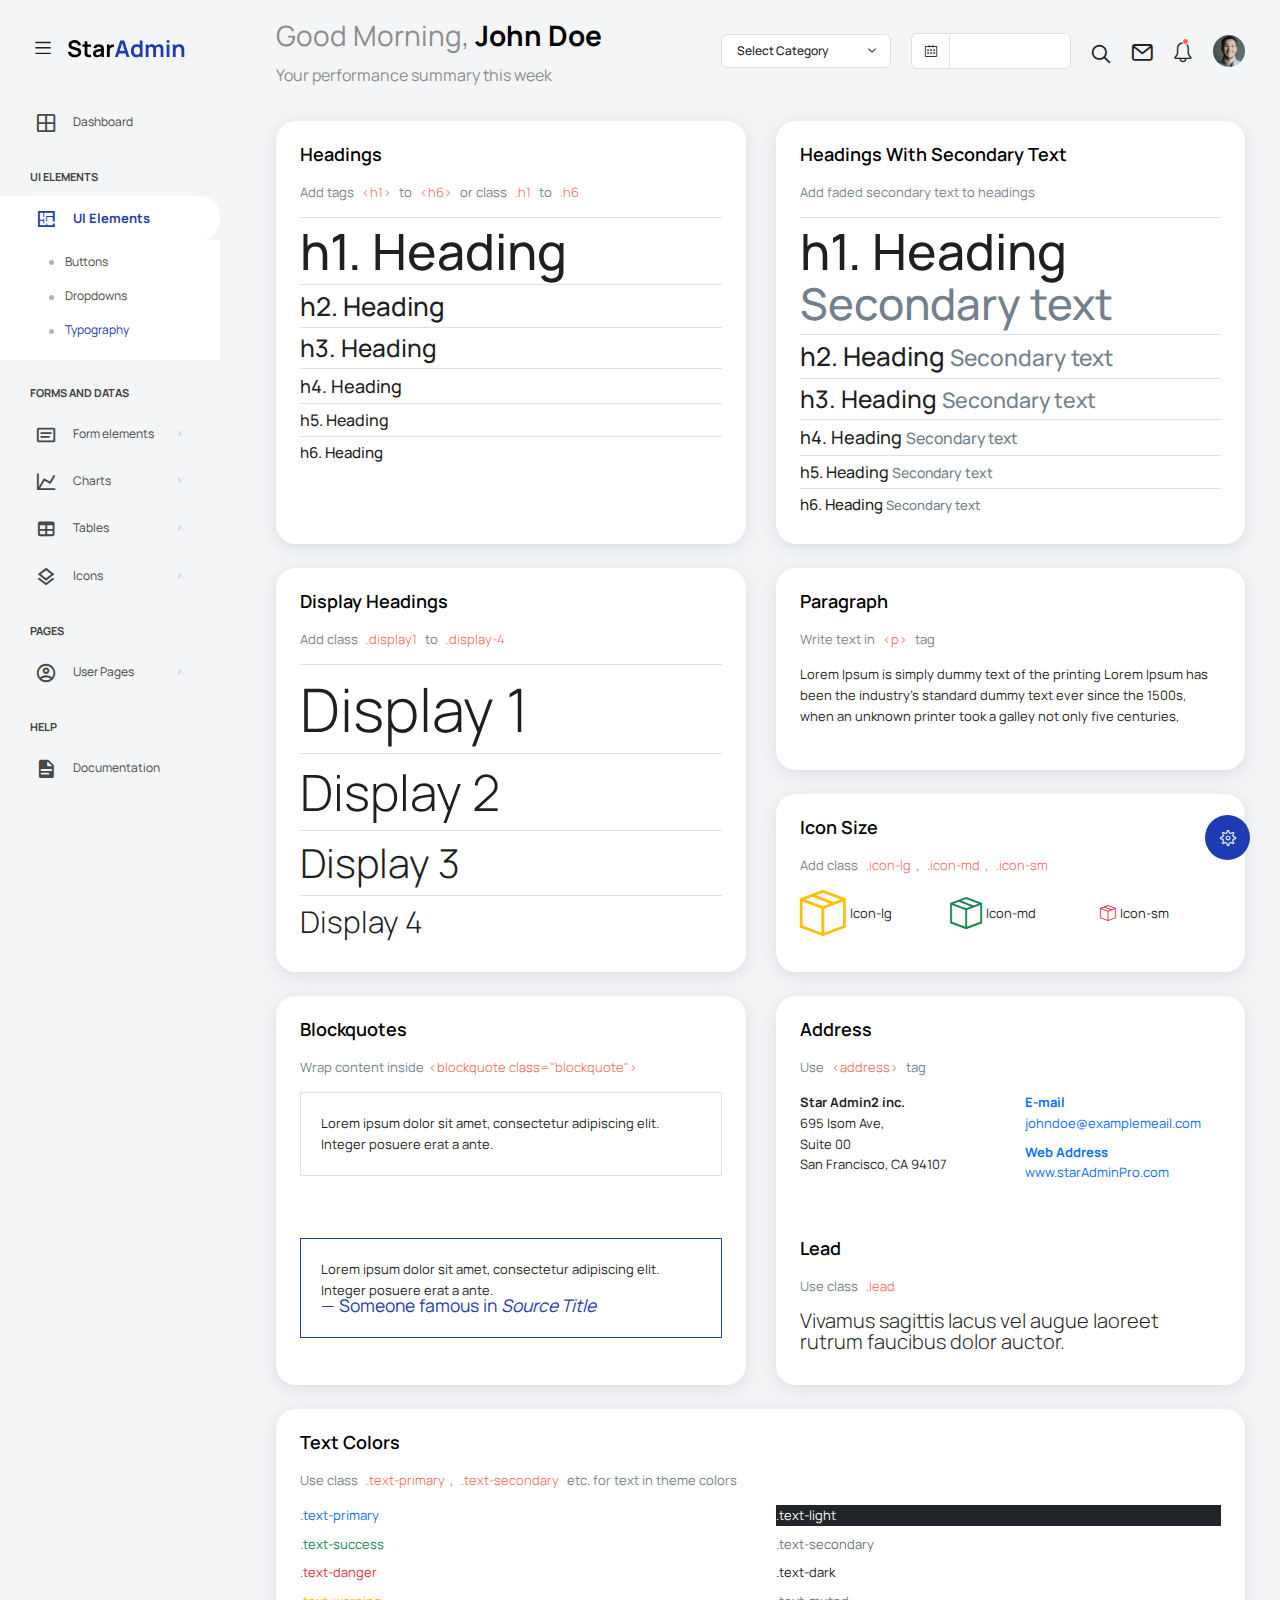
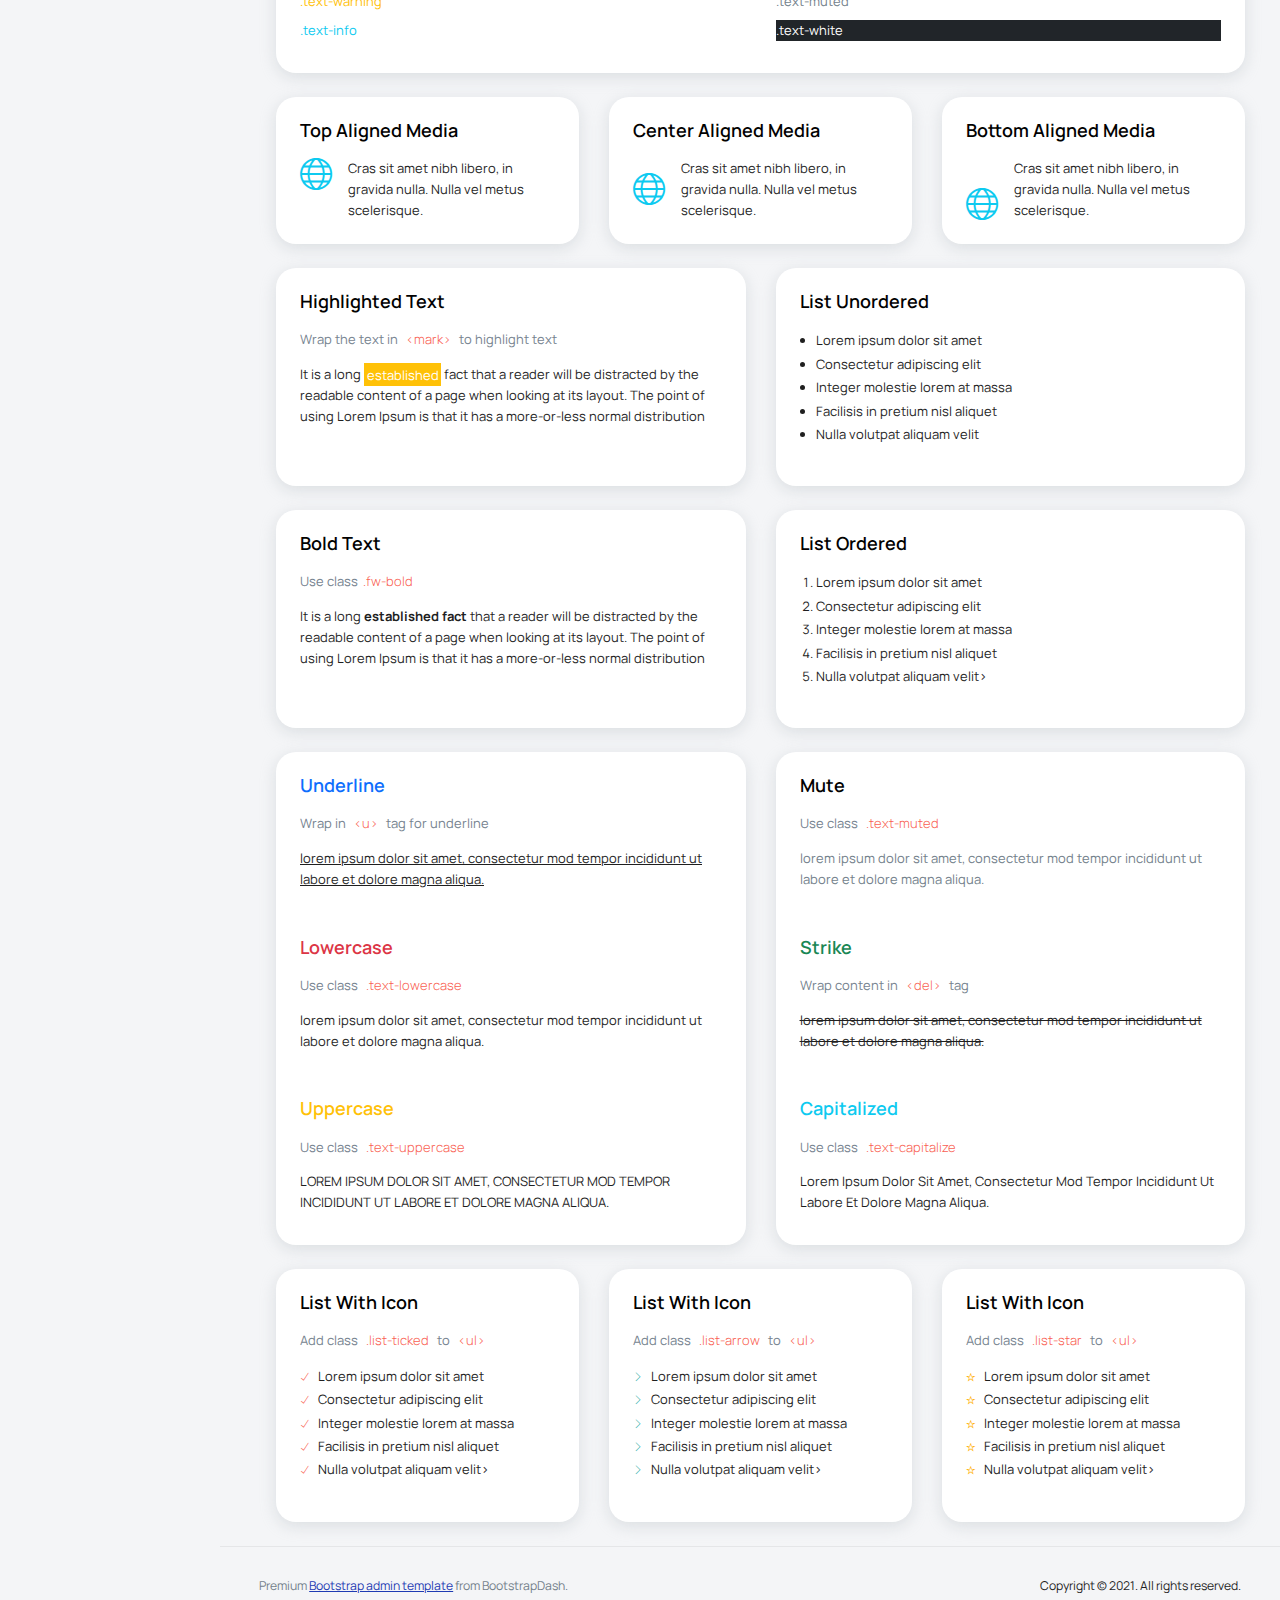
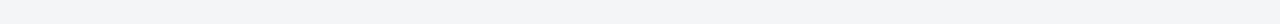
<file: dashboard-admin/template/pages/ui-features/typography.html>
<!DOCTYPE html>
<html lang="en">

<head>
  <!-- Required meta tags -->
  <meta charset="utf-8">
  <meta name="viewport" content="width=device-width, initial-scale=1, shrink-to-fit=no">
  <title>Star Admin2 </title>
  <!-- plugins:css -->
  <link rel="stylesheet" href="../../vendors/feather/feather.css">
  <link rel="stylesheet" href="../../vendors/mdi/css/materialdesignicons.min.css">
  <link rel="stylesheet" href="../../vendors/ti-icons/css/themify-icons.css">
  <link rel="stylesheet" href="../../vendors/typicons/typicons.css">
  <link rel="stylesheet" href="../../vendors/simple-line-icons/css/simple-line-icons.css">
  <link rel="stylesheet" href="../../vendors/css/vendor.bundle.base.css">
  <!-- endinject -->
  <!-- Plugin css for this page -->
  <!-- End plugin css for this page -->
  <!-- inject:css -->
  <link rel="stylesheet" href="../../css/vertical-layout-light/style.css">
  <!-- endinject -->
  <link rel="shortcut icon" href="../../images/favicon.png" />
</head>

<body>
  <div class="container-scroller">
    <!-- partial:../../partials/_navbar.html -->
    <nav class="navbar default-layout col-lg-12 col-12 p-0 fixed-top d-flex align-items-top flex-row">
      <div class="text-center navbar-brand-wrapper d-flex align-items-center justify-content-start">
        <div class="me-3">
          <button class="navbar-toggler navbar-toggler align-self-center" type="button" data-bs-toggle="minimize">
            <span class="icon-menu"></span>
          </button>
        </div>
        <div>
          <a class="navbar-brand brand-logo" href="../../index.html">
            <img src="../../images/logo.svg" alt="logo" />
          </a>
          <a class="navbar-brand brand-logo-mini" href="../../index.html">
            <img src="../../images/logo-mini.svg" alt="logo" />
          </a>
        </div>
      </div>
      <div class="navbar-menu-wrapper d-flex align-items-top"> 
        <ul class="navbar-nav">
          <li class="nav-item font-weight-semibold d-none d-lg-block ms-0">
            <h1 class="welcome-text">Good Morning, <span class="text-black fw-bold">John Doe</span></h1>
            <h3 class="welcome-sub-text">Your performance summary this week </h3>
          </li>
        </ul>
        <ul class="navbar-nav ms-auto">
          <li class="nav-item dropdown d-none d-lg-block">
            <a class="nav-link dropdown-bordered dropdown-toggle dropdown-toggle-split" id="messageDropdown" href="#" data-bs-toggle="dropdown" aria-expanded="false"> Select Category </a>
            <div class="dropdown-menu dropdown-menu-right navbar-dropdown preview-list pb-0" aria-labelledby="messageDropdown">
              <a class="dropdown-item py-3" >
                <p class="mb-0 font-weight-medium float-left">Select category</p>
              </a>
              <div class="dropdown-divider"></div>
              <a class="dropdown-item preview-item">
                <div class="preview-item-content flex-grow py-2">
                  <p class="preview-subject ellipsis font-weight-medium text-dark">Bootstrap Bundle </p>
                  <p class="fw-light small-text mb-0">This is a Bundle featuring 16 unique dashboards</p>
                </div>
              </a>
              <a class="dropdown-item preview-item">
                <div class="preview-item-content flex-grow py-2">
                  <p class="preview-subject ellipsis font-weight-medium text-dark">Angular Bundle</p>
                  <p class="fw-light small-text mb-0">Everything you’ll ever need for your Angular projects</p>
                </div>
              </a>
              <a class="dropdown-item preview-item">
                <div class="preview-item-content flex-grow py-2">
                  <p class="preview-subject ellipsis font-weight-medium text-dark">VUE Bundle</p>
                  <p class="fw-light small-text mb-0">Bundle of 6 Premium Vue Admin Dashboard</p>
                </div>
              </a>
              <a class="dropdown-item preview-item">
                <div class="preview-item-content flex-grow py-2">
                  <p class="preview-subject ellipsis font-weight-medium text-dark">React Bundle</p>
                  <p class="fw-light small-text mb-0">Bundle of 8 Premium React Admin Dashboard</p>
                </div>
              </a>
            </div>
          </li>
          <li class="nav-item d-none d-lg-block">
            <div id="datepicker-popup" class="input-group date datepicker navbar-date-picker">
              <span class="input-group-addon input-group-prepend border-right">
                <span class="icon-calendar input-group-text calendar-icon"></span>
              </span>
              <input type="text" class="form-control">
            </div>
          </li>
          <li class="nav-item">
            <form class="search-form" action="#">
              <i class="icon-search"></i>
              <input type="search" class="form-control" placeholder="Search Here" title="Search here">
            </form>
          </li>
          <li class="nav-item dropdown">
            <a class="nav-link count-indicator" id="notificationDropdown" href="#" data-bs-toggle="dropdown">
              <i class="icon-mail icon-lg"></i>
            </a>
            <div class="dropdown-menu dropdown-menu-right navbar-dropdown preview-list pb-0" aria-labelledby="notificationDropdown">
              <a class="dropdown-item py-3 border-bottom">
                <p class="mb-0 font-weight-medium float-left">You have 4 new notifications </p>
                <span class="badge badge-pill badge-primary float-right">View all</span>
              </a>
              <a class="dropdown-item preview-item py-3">
                <div class="preview-thumbnail">
                  <i class="mdi mdi-alert m-auto text-primary"></i>
                </div>
                <div class="preview-item-content">
                  <h6 class="preview-subject fw-normal text-dark mb-1">Application Error</h6>
                  <p class="fw-light small-text mb-0"> Just now </p>
                </div>
              </a>
              <a class="dropdown-item preview-item py-3">
                <div class="preview-thumbnail">
                  <i class="mdi mdi-settings m-auto text-primary"></i>
                </div>
                <div class="preview-item-content">
                  <h6 class="preview-subject fw-normal text-dark mb-1">Settings</h6>
                  <p class="fw-light small-text mb-0"> Private message </p>
                </div>
              </a>
              <a class="dropdown-item preview-item py-3">
                <div class="preview-thumbnail">
                  <i class="mdi mdi-airballoon m-auto text-primary"></i>
                </div>
                <div class="preview-item-content">
                  <h6 class="preview-subject fw-normal text-dark mb-1">New user registration</h6>
                  <p class="fw-light small-text mb-0"> 2 days ago </p>
                </div>
              </a>
            </div>
          </li>
          <li class="nav-item dropdown"> 
            <a class="nav-link count-indicator" id="countDropdown" href="#" data-bs-toggle="dropdown" aria-expanded="false">
              <i class="icon-bell"></i>
              <span class="count"></span>
            </a>
            <div class="dropdown-menu dropdown-menu-right navbar-dropdown preview-list pb-0" aria-labelledby="countDropdown">
              <a class="dropdown-item py-3">
                <p class="mb-0 font-weight-medium float-left">You have 7 unread mails </p>
                <span class="badge badge-pill badge-primary float-right">View all</span>
              </a>
              <div class="dropdown-divider"></div>
              <a class="dropdown-item preview-item">
                <div class="preview-thumbnail">
                  <img src="../../images/faces/face10.jpg" alt="image" class="img-sm profile-pic">
                </div>
                <div class="preview-item-content flex-grow py-2">
                  <p class="preview-subject ellipsis font-weight-medium text-dark">Marian Garner </p>
                  <p class="fw-light small-text mb-0"> The meeting is cancelled </p>
                </div>
              </a>
              <a class="dropdown-item preview-item">
                <div class="preview-thumbnail">
                  <img src="../../images/faces/face12.jpg" alt="image" class="img-sm profile-pic">
                </div>
                <div class="preview-item-content flex-grow py-2">
                  <p class="preview-subject ellipsis font-weight-medium text-dark">David Grey </p>
                  <p class="fw-light small-text mb-0"> The meeting is cancelled </p>
                </div>
              </a>
              <a class="dropdown-item preview-item">
                <div class="preview-thumbnail">
                  <img src="../../images/faces/face1.jpg" alt="image" class="img-sm profile-pic">
                </div>
                <div class="preview-item-content flex-grow py-2">
                  <p class="preview-subject ellipsis font-weight-medium text-dark">Travis Jenkins </p>
                  <p class="fw-light small-text mb-0"> The meeting is cancelled </p>
                </div>
              </a>
            </div>
          </li>
          <li class="nav-item dropdown d-none d-lg-block user-dropdown">
            <a class="nav-link" id="UserDropdown" href="#" data-bs-toggle="dropdown" aria-expanded="false">
              <img class="img-xs rounded-circle" src="../../images/faces/face8.jpg" alt="Profile image"> </a>
            <div class="dropdown-menu dropdown-menu-right navbar-dropdown" aria-labelledby="UserDropdown">
              <div class="dropdown-header text-center">
                <img class="img-md rounded-circle" src="../../images/faces/face8.jpg" alt="Profile image">
                <p class="mb-1 mt-3 font-weight-semibold">Allen Moreno</p>
                <p class="fw-light text-muted mb-0">allenmoreno@gmail.com</p>
              </div>
              <a class="dropdown-item"><i class="dropdown-item-icon mdi mdi-account-outline text-primary me-2"></i> My Profile <span class="badge badge-pill badge-danger">1</span></a>
              <a class="dropdown-item"><i class="dropdown-item-icon mdi mdi-message-text-outline text-primary me-2"></i> Messages</a>
              <a class="dropdown-item"><i class="dropdown-item-icon mdi mdi-calendar-check-outline text-primary me-2"></i> Activity</a>
              <a class="dropdown-item"><i class="dropdown-item-icon mdi mdi-help-circle-outline text-primary me-2"></i> FAQ</a>
              <a class="dropdown-item"><i class="dropdown-item-icon mdi mdi-power text-primary me-2"></i>Sign Out</a>
            </div>
          </li>
        </ul>
        <button class="navbar-toggler navbar-toggler-right d-lg-none align-self-center" type="button" data-bs-toggle="offcanvas">
          <span class="mdi mdi-menu"></span>
        </button>
      </div>
    </nav>
    <!-- partial -->
    <div class="container-fluid page-body-wrapper">
      <!-- partial:../../partials/_settings-panel.html -->
      <div class="theme-setting-wrapper">
        <div id="settings-trigger"><i class="ti-settings"></i></div>
        <div id="theme-settings" class="settings-panel">
          <i class="settings-close ti-close"></i>
          <p class="settings-heading">SIDEBAR SKINS</p>
          <div class="sidebar-bg-options selected" id="sidebar-light-theme"><div class="img-ss rounded-circle bg-light border me-3"></div>Light</div>
          <div class="sidebar-bg-options" id="sidebar-dark-theme"><div class="img-ss rounded-circle bg-dark border me-3"></div>Dark</div>
          <p class="settings-heading mt-2">HEADER SKINS</p>
          <div class="color-tiles mx-0 px-4">
            <div class="tiles success"></div>
            <div class="tiles warning"></div>
            <div class="tiles danger"></div>
            <div class="tiles info"></div>
            <div class="tiles dark"></div>
            <div class="tiles default"></div>
          </div>
        </div>
      </div>
      <div id="right-sidebar" class="settings-panel">
        <i class="settings-close ti-close"></i>
        <ul class="nav nav-tabs border-top" id="setting-panel" role="tablist">
          <li class="nav-item">
            <a class="nav-link active" id="todo-tab" data-bs-toggle="tab" href="#todo-section" role="tab" aria-controls="todo-section" aria-expanded="true">TO DO LIST</a>
          </li>
          <li class="nav-item">
            <a class="nav-link" id="chats-tab" data-bs-toggle="tab" href="#chats-section" role="tab" aria-controls="chats-section">CHATS</a>
          </li>
        </ul>
        <div class="tab-content" id="setting-content">
          <div class="tab-pane fade show active scroll-wrapper" id="todo-section" role="tabpanel" aria-labelledby="todo-section">
            <div class="add-items d-flex px-3 mb-0">
              <form class="form w-100">
                <div class="form-group d-flex">
                  <input type="text" class="form-control todo-list-input" placeholder="Add To-do">
                  <button type="submit" class="add btn btn-primary todo-list-add-btn" id="add-task">Add</button>
                </div>
              </form>
            </div>
            <div class="list-wrapper px-3">
              <ul class="d-flex flex-column-reverse todo-list">
                <li>
                  <div class="form-check">
                    <label class="form-check-label">
                      <input class="checkbox" type="checkbox">
                      Team review meeting at 3.00 PM
                    </label>
                  </div>
                  <i class="remove ti-close"></i>
                </li>
                <li>
                  <div class="form-check">
                    <label class="form-check-label">
                      <input class="checkbox" type="checkbox">
                      Prepare for presentation
                    </label>
                  </div>
                  <i class="remove ti-close"></i>
                </li>
                <li>
                  <div class="form-check">
                    <label class="form-check-label">
                      <input class="checkbox" type="checkbox">
                      Resolve all the low priority tickets due today
                    </label>
                  </div>
                  <i class="remove ti-close"></i>
                </li>
                <li class="completed">
                  <div class="form-check">
                    <label class="form-check-label">
                      <input class="checkbox" type="checkbox" checked>
                      Schedule meeting for next week
                    </label>
                  </div>
                  <i class="remove ti-close"></i>
                </li>
                <li class="completed">
                  <div class="form-check">
                    <label class="form-check-label">
                      <input class="checkbox" type="checkbox" checked>
                      Project review
                    </label>
                  </div>
                  <i class="remove ti-close"></i>
                </li>
              </ul>
            </div>
            <h4 class="px-3 text-muted mt-5 fw-light mb-0">Events</h4>
            <div class="events pt-4 px-3">
              <div class="wrapper d-flex mb-2">
                <i class="ti-control-record text-primary me-2"></i>
                <span>Feb 11 2018</span>
              </div>
              <p class="mb-0 font-weight-thin text-gray">Creating component page build a js</p>
              <p class="text-gray mb-0">The total number of sessions</p>
            </div>
            <div class="events pt-4 px-3">
              <div class="wrapper d-flex mb-2">
                <i class="ti-control-record text-primary me-2"></i>
                <span>Feb 7 2018</span>
              </div>
              <p class="mb-0 font-weight-thin text-gray">Meeting with Alisa</p>
              <p class="text-gray mb-0 ">Call Sarah Graves</p>
            </div>
          </div>
          <!-- To do section tab ends -->
          <div class="tab-pane fade" id="chats-section" role="tabpanel" aria-labelledby="chats-section">
            <div class="d-flex align-items-center justify-content-between border-bottom">
              <p class="settings-heading border-top-0 mb-3 pl-3 pt-0 border-bottom-0 pb-0">Friends</p>
              <small class="settings-heading border-top-0 mb-3 pt-0 border-bottom-0 pb-0 pr-3 fw-normal">See All</small>
            </div>
            <ul class="chat-list">
              <li class="list active">
                <div class="profile"><img src="../../images/faces/face1.jpg" alt="image"><span class="online"></span></div>
                <div class="info">
                  <p>Thomas Douglas</p>
                  <p>Available</p>
                </div>
                <small class="text-muted my-auto">19 min</small>
              </li>
              <li class="list">
                <div class="profile"><img src="../../images/faces/face2.jpg" alt="image"><span class="offline"></span></div>
                <div class="info">
                  <div class="wrapper d-flex">
                    <p>Catherine</p>
                  </div>
                  <p>Away</p>
                </div>
                <div class="badge badge-success badge-pill my-auto mx-2">4</div>
                <small class="text-muted my-auto">23 min</small>
              </li>
              <li class="list">
                <div class="profile"><img src="../../images/faces/face3.jpg" alt="image"><span class="online"></span></div>
                <div class="info">
                  <p>Daniel Russell</p>
                  <p>Available</p>
                </div>
                <small class="text-muted my-auto">14 min</small>
              </li>
              <li class="list">
                <div class="profile"><img src="../../images/faces/face4.jpg" alt="image"><span class="offline"></span></div>
                <div class="info">
                  <p>James Richardson</p>
                  <p>Away</p>
                </div>
                <small class="text-muted my-auto">2 min</small>
              </li>
              <li class="list">
                <div class="profile"><img src="../../images/faces/face5.jpg" alt="image"><span class="online"></span></div>
                <div class="info">
                  <p>Madeline Kennedy</p>
                  <p>Available</p>
                </div>
                <small class="text-muted my-auto">5 min</small>
              </li>
              <li class="list">
                <div class="profile"><img src="../../images/faces/face6.jpg" alt="image"><span class="online"></span></div>
                <div class="info">
                  <p>Sarah Graves</p>
                  <p>Available</p>
                </div>
                <small class="text-muted my-auto">47 min</small>
              </li>
            </ul>
          </div>
          <!-- chat tab ends -->
        </div>
      </div>
      <!-- partial -->
      <!-- partial:../../partials/_sidebar.html -->
      <nav class="sidebar sidebar-offcanvas" id="sidebar">
        <ul class="nav">
          <li class="nav-item">
            <a class="nav-link" href="../../index.html">
              <i class="mdi mdi-grid-large menu-icon"></i>
              <span class="menu-title">Dashboard</span>
            </a>
          </li>
          <li class="nav-item nav-category">UI Elements</li>
          <li class="nav-item">
            <a class="nav-link" data-bs-toggle="collapse" href="#ui-basic" aria-expanded="false" aria-controls="ui-basic">
              <i class="menu-icon mdi mdi-floor-plan"></i>
              <span class="menu-title">UI Elements</span>
              <i class="menu-arrow"></i> 
            </a>
            <div class="collapse" id="ui-basic">
              <ul class="nav flex-column sub-menu">
                <li class="nav-item"> <a class="nav-link" href="../../pages/ui-features/buttons.html">Buttons</a></li>
                <li class="nav-item"> <a class="nav-link" href="../../pages/ui-features/dropdowns.html">Dropdowns</a></li>
                <li class="nav-item"> <a class="nav-link" href="../../pages/ui-features/typography.html">Typography</a></li>
              </ul>
            </div>
          </li>
          <li class="nav-item nav-category">Forms and Datas</li>
          <li class="nav-item">
            <a class="nav-link" data-bs-toggle="collapse" href="#form-elements" aria-expanded="false" aria-controls="form-elements">
              <i class="menu-icon mdi mdi-card-text-outline"></i>
              <span class="menu-title">Form elements</span>
              <i class="menu-arrow"></i>
            </a>
            <div class="collapse" id="form-elements">
              <ul class="nav flex-column sub-menu">
                <li class="nav-item"><a class="nav-link" href="../../pages/forms/basic_elements.html">Basic Elements</a></li>
              </ul>
            </div>
          </li>
          <li class="nav-item">
            <a class="nav-link" data-bs-toggle="collapse" href="#charts" aria-expanded="false" aria-controls="charts">
              <i class="menu-icon mdi mdi-chart-line"></i>
              <span class="menu-title">Charts</span>
              <i class="menu-arrow"></i>
            </a>
            <div class="collapse" id="charts">
              <ul class="nav flex-column sub-menu">
                <li class="nav-item"> <a class="nav-link" href="../../pages/charts/chartjs.html">ChartJs</a></li>
              </ul>
            </div>
          </li>
          <li class="nav-item">
            <a class="nav-link" data-bs-toggle="collapse" href="#tables" aria-expanded="false" aria-controls="tables">
              <i class="menu-icon mdi mdi-table"></i>
              <span class="menu-title">Tables</span>
              <i class="menu-arrow"></i>
            </a>
            <div class="collapse" id="tables">
              <ul class="nav flex-column sub-menu">
                <li class="nav-item"> <a class="nav-link" href="../../pages/tables/basic-table.html">Basic table</a></li>
              </ul>
            </div>
          </li>
          <li class="nav-item">
            <a class="nav-link" data-bs-toggle="collapse" href="#icons" aria-expanded="false" aria-controls="icons">
              <i class="menu-icon mdi mdi-layers-outline"></i>
              <span class="menu-title">Icons</span>
              <i class="menu-arrow"></i>
            </a>
            <div class="collapse" id="icons">
              <ul class="nav flex-column sub-menu">
                <li class="nav-item"> <a class="nav-link" href="../../pages/icons/mdi.html">Mdi icons</a></li>
              </ul>
            </div>
          </li>
          <li class="nav-item nav-category">pages</li>
          <li class="nav-item">
            <a class="nav-link" data-bs-toggle="collapse" href="#auth" aria-expanded="false" aria-controls="auth">
              <i class="menu-icon mdi mdi-account-circle-outline"></i>
              <span class="menu-title">User Pages</span>
              <i class="menu-arrow"></i>
            </a>
            <div class="collapse" id="auth">
              <ul class="nav flex-column sub-menu">
                <li class="nav-item"> <a class="nav-link" href="../../pages/samples/login.html"> Login </a></li>
              </ul>
            </div>
          </li>
          <li class="nav-item nav-category">help</li>
          <li class="nav-item">
            <a class="nav-link" href="http://bootstrapdash.com/demo/star-admin2-free/docs/documentation.html">
              <i class="menu-icon mdi mdi-file-document"></i>
              <span class="menu-title">Documentation</span>
            </a>
          </li>
        </ul>
      </nav>
      <!-- partial -->
      <div class="main-panel">
        <div class="content-wrapper">
          <div class="row">
            <div class="col-md-6 grid-margin stretch-card">
              <div class="card">
                <div class="card-body">
                  <h4 class="card-title">Headings</h4>
                  <p class="card-description">
                    Add tags <code>&lt;h1&gt;</code> to <code>&lt;h6&gt;</code> or class <code>.h1</code> to <code>.h6</code>
                  </p>
                  <div class="template-demo">
                    <h1>h1. Heading</h1>
                    <h2>h2. Heading</h2>
                    <h3>h3. Heading</h3>
                    <h4>h4. Heading</h4>
                    <h5>h5. Heading</h5>
                    <h6>h6. Heading</h6>
                  </div>
                </div>
              </div>
            </div>
            <div class="col-md-6 grid-margin stretch-card">
              <div class="card">
                <div class="card-body">
                  <h4 class="card-title">Headings with secondary text</h4>
                  <p class="card-description">
                    Add faded secondary text to headings
                  </p>
                  <div class="template-demo">
                    <h1>
                      h1. Heading
                      <small class="text-muted">
                        Secondary text
                      </small>
                    </h1>
                    <h2>
                      h2. Heading
                      <small class="text-muted">
                        Secondary text
                      </small>
                    </h2>
                    <h3>
                      h3. Heading
                      <small class="text-muted">
                        Secondary text
                      </small>
                    </h3>
                    <h4>
                      h4. Heading
                      <small class="text-muted">
                        Secondary text
                      </small>
                    </h4>
                    <h5>
                      h5. Heading
                      <small class="text-muted">
                        Secondary text
                      </small>
                    </h5>
                    <h6>
                      h6. Heading
                      <small class="text-muted">
                        Secondary text
                      </small>
                    </h6>
                  </div>
                </div>
              </div>
            </div>
            <div class="col-md-6 grid-margin stretch-card">
              <div class="card">
                <div class="card-body">
                  <h4 class="card-title">Display headings</h4>
                  <p class="card-description">
                    Add class <code>.display1</code> to <code>.display-4</code>
                  </p>
                  <div class="template-demo">
                    <h1 class="display-1">Display 1</h1>
                    <h1 class="display-2">Display 2</h1>
                    <h1 class="display-3">Display 3</h1>
                    <h1 class="display-4">Display 4</h1>
                  </div>
                </div>
              </div>
            </div>
            <div class="col-md-6 d-flex align-items-stretch">
              <div class="row">
                <div class="col-md-12 grid-margin stretch-card">
                  <div class="card">
                    <div class="card-body">
                      <h4 class="card-title">Paragraph</h4>
                      <p class="card-description">
                        Write text in <code>&lt;p&gt;</code> tag
                      </p>
                      <p>
                        Lorem Ipsum is simply dummy text of the printing
                        Lorem Ipsum has been the industry's standard dummy text ever since the 1500s,
                        when an unknown printer took a galley not only five centuries,
                      </p>
                    </div>
                  </div>
                </div>
                <div class="col-md-12 grid-margin stretch-card">
                  <div class="card">
                    <div class="card-body">
                      <h4 class="card-title">Icon size</h4>
                      <p class="card-description">
                        Add class <code>.icon-lg</code>, <code>.icon-md</code>, <code>.icon-sm</code>
                      </p>
                      <div class="row">
                        <div class="col-md-4 d-flex align-items-center">
                          <div class="d-flex flex-row align-items-center">
                            <i class="ti-package icon-lg text-warning"></i>
                            <p class="mb-0 ms-1">
                              Icon-lg
                            </p>
                          </div>
                        </div>
                        <div class="col-md-4 d-flex align-items-center">
                          <div class="d-flex flex-row align-items-center">
                            <i class="ti-package icon-md text-success"></i>
                            <p class="mb-0 ms-1">
                              Icon-md
                            </p>
                          </div>
                        </div>
                        <div class="col-md-4 d-flex align-items-center">
                          <div class="d-flex flex-row align-items-center">
                            <i class="ti-package icon-sm text-danger"></i>
                            <p class="mb-0 ms-1">
                              Icon-sm
                            </p>
                          </div>
                        </div>
                      </div>
                    </div>
                  </div>
                </div>
              </div>
            </div>
            <div class="col-md-6 grid-margin stretch-card">
              <div class="card">
                <div class="card-body">
                  <h4 class="card-title">Blockquotes</h4>
                  <p class="card-description">
                    Wrap content inside<code>&lt;blockquote class="blockquote"&gt;</code>
                  </p>
                  <blockquote class="blockquote">
                    <p class="mb-0">Lorem ipsum dolor sit amet, consectetur adipiscing elit. Integer posuere erat a ante.</p>
                  </blockquote>
                </div>
                <div class="card-body">
                  <blockquote class="blockquote blockquote-primary">
                    <p>Lorem ipsum dolor sit amet, consectetur adipiscing elit. Integer posuere erat a ante.</p>
                    <footer class="blockquote-footer">Someone famous in <cite title="Source Title">Source Title</cite></footer>
                  </blockquote>
                </div>
              </div>
            </div>
            <div class="col-md-6 grid-margin stretch-card">
              <div class="card">
                <div class="card-body">
                  <h4 class="card-title">Address</h4>
                  <p class="card-description">
                    Use <code>&lt;address&gt;</code> tag
                  </p>
                  <div class="row">
                    <div class="col-md-6">
                      <address>
                        <p class="fw-bold">Star Admin2  inc.</p>
                        <p>
                          695 lsom Ave,
                        </p>
                        <p>
                           Suite 00
                        </p>
                        <p>
                          San Francisco, CA 94107
                        </p>
                      </address>
                    </div>
                    <div class="col-md-6">
                      <address class="text-primary">
                        <p class="fw-bold">
                          E-mail
                        </p>
                        <p class="mb-2">
                          johndoe@examplemeail.com
                        </p>
                        <p class="fw-bold">
                          Web Address
                        </p>
                        <p>
                          www.starAdminPro.com
                        </p>
                      </address>
                    </div>
                  </div>
                </div>
                <div class="card-body">
                  <h4 class="card-title">Lead</h4>
                  <p class="card-description">
                    Use class <code>.lead</code>
                  </p>
                  <p class="lead">
                      Vivamus sagittis lacus vel augue laoreet rutrum faucibus dolor auctor.
                  </p>
                </div>
              </div>
            </div>
            <div class="col-md-12 grid-margin">
              <div class="card">
                <div class="card-body">
                  <h4 class="card-title">Text colors</h4>
                  <p class="card-description">
                    Use class <code>.text-primary</code>, <code>.text-secondary</code> etc. for text in theme colors
                  </p>
                  <div class="row">
                    <div class="col-md-6">
                      <p class="text-primary">.text-primary</p>
                      <p class="text-success">.text-success</p>
                      <p class="text-danger">.text-danger</p>
                      <p class="text-warning">.text-warning</p>
                      <p class="text-info">.text-info</p>
                    </div>
                    <div class="col-md-6">
                      <p class="text-light bg-dark pl-1">.text-light</p>
                      <p class="text-secondary">.text-secondary</p>
                      <p class="text-dark">.text-dark</p>
                      <p class="text-muted">.text-muted</p>
                      <p class="text-white bg-dark pl-1">.text-white</p>
                    </div>
                  </div>
                </div>
              </div>
            </div>
            <div class="col-md-4 grid-margin stretch-card">
              <div class="card">
                <div class="card-body">
                  <h4 class="card-title">Top aligned media</h4>
                  <div class="media">
                    <i class="ti-world icon-md text-info d-flex align-self-start me-3"></i>
                    <div class="media-body">
                      <p class="card-text">Cras sit amet nibh libero, in gravida nulla. Nulla vel metus scelerisque.</p>
                    </div>
                  </div>
                </div>
              </div>
            </div>
            <div class="col-md-4 grid-margin stretch-card">
              <div class="card">
                <div class="card-body">
                  <h4 class="card-title">Center aligned media</h4>
                  <div class="media">
                    <i class="ti-world icon-md text-info d-flex align-self-center me-3"></i>
                    <div class="media-body">
                      <p class="card-text">Cras sit amet nibh libero, in gravida nulla. Nulla vel metus scelerisque.</p>
                    </div>
                  </div>
                </div>
              </div>
            </div>
            <div class="col-md-4 grid-margin stretch-card">
              <div class="card">
                <div class="card-body">
                  <h4 class="card-title">Bottom aligned media</h4>
                  <div class="media">
                    <i class="ti-world icon-md text-info d-flex align-self-end me-3"></i>
                    <div class="media-body">
                      <p class="card-text">Cras sit amet nibh libero, in gravida nulla. Nulla vel metus scelerisque.</p>
                    </div>
                  </div>
                </div>
              </div>
            </div>
            <div class="col-md-6 grid-margin stretch-card">
              <div class="card">
                <div class="card-body">
                  <h4 class="card-title">Highlighted Text</h4>
                  <p class="card-description">
                    Wrap the text in <code>&lt;mark&gt;</code> to highlight text
                  </p>
                  <p>
                    It is a long <mark class="bg-warning text-white">established</mark> fact that a reader will be distracted by the readable content of a page when looking at its layout. The point of using Lorem Ipsum is that it has a more-or-less normal distribution
                  </p>
                </div>
              </div>
            </div>
            <div class="col-md-6 grid-margin stretch-card">
              <div class="card">
                <div class="card-body">
                  <h4 class="card-title">List Unordered</h4>
                  <ul>
                    <li>Lorem ipsum dolor sit amet</li>
                    <li>Consectetur adipiscing elit</li>
                    <li>Integer molestie lorem at massa</li>
                    <li>Facilisis in pretium nisl aliquet</li>
                    <li>Nulla volutpat aliquam velit</li>
                  </ul>
                </div>
              </div>
            </div>
            <div class="col-md-6 grid-margin stretch-card">
              <div class="card">
                <div class="card-body">
                  <h4 class="card-title">Bold text</h4>
                  <p class="card-description">
                    Use class<code>.fw-bold</code>
                  </p>
                  <p>
                    It is a long <span class="fw-bold">established fact</span> that a reader will be distracted by the readable content
                    of a page when looking at its layout. The point of using Lorem Ipsum is that it has a
                    more-or-less normal distribution
                  </p>
                </div>
              </div>
            </div>
            <div class="col-md-6 grid-margin stretch-card">
              <div class="card">
                <div class="card-body">
                  <h4 class="card-title">List Ordered</h4>
                  <ol>
                    <li>Lorem ipsum dolor sit amet</li>
                    <li>Consectetur adipiscing elit</li>
                    <li>Integer molestie lorem at massa</li>
                    <li>Facilisis in pretium nisl aliquet</li>
                    <li>Nulla volutpat aliquam velit></li>
                  </ol>
                </div>
              </div>
            </div>
            <div class="col-md-6 grid-margin stretch-card">
              <div class="card">
                <div class="card-body">
                  <h4 class="card-title text-primary">Underline</h4>
                  <p class="card-description">
                    Wrap in <code>&lt;u&gt;</code> tag for underline
                  </p>
                  <p>
                    <u>lorem ipsum dolor sit amet, consectetur
                      mod tempor incididunt ut labore et dolore
                      magna aliqua.</u>
                  </p>
                </div>
                <div class="card-body">
                  <h4 class="card-title text-danger">Lowercase</h4>
                  <p class="card-description">
                    Use class <code>.text-lowercase</code>
                  </p>
                  <p class="text-lowercase">
                    lorem ipsum dolor sit amet, consectetur
                      mod tempor incididunt ut labore et dolore
                      magna aliqua.
                  </p>
                </div>
                <div class="card-body">
                  <h4 class="card-title text-warning">Uppercase</h4>
                  <p class="card-description">
                    Use class <code>.text-uppercase</code>
                  </p>
                  <p class="text-uppercase">
                    lorem ipsum dolor sit amet, consectetur
                      mod tempor incididunt ut labore et dolore
                      magna aliqua.
                  </p>
                </div>
              </div>
            </div>
            <div class="col-md-6 grid-margin stretch-card">
              <div class="card">
                <div class="card-body">
                  <h4 class="card-title">Mute</h4>
                  <p class="card-description">
                    Use class <code>.text-muted</code>
                  </p>
                  <p class="text-muted">
                    lorem ipsum dolor sit amet, consectetur
                      mod tempor incididunt ut labore et dolore
                      magna aliqua.
                  </p>
                </div>
                <div class="card-body">
                  <h4 class="card-title text-success">Strike</h4>
                  <p class="card-description">
                    Wrap content in <code>&lt;del&gt;</code> tag
                  </p>
                  <p>
                    <del>
                      lorem ipsum dolor sit amet, consectetur
                      mod tempor incididunt ut labore et dolore
                      magna aliqua.
                    </del>
                  </p>
                </div>
                <div class="card-body">
                  <h4 class="card-title text-info">Capitalized</h4>
                  <p class="card-description">
                    Use class <code>.text-capitalize</code>
                  </p>
                  <p class="text-capitalize">
                    lorem ipsum dolor sit amet, consectetur
                      mod tempor incididunt ut labore et dolore
                      magna aliqua.
                  </p>
                </div>
              </div>
            </div>
            <div class="col-md-4 grid-margin grid-margin-md-0 stretch-card">
              <div class="card">
                <div class="card-body">
                  <h4 class="card-title">List with icon</h4>
                  <p class="card-description">Add class <code>.list-ticked</code> to <code>&lt;ul&gt;</code></p>
                  <ul class="list-ticked">
                    <li>Lorem ipsum dolor sit amet</li>
                    <li>Consectetur adipiscing elit</li>
                    <li>Integer molestie lorem at massa</li>
                    <li>Facilisis in pretium nisl aliquet</li>
                    <li>Nulla volutpat aliquam velit></li>
                  </ul>
                </div>
              </div>
            </div>
            <div class="col-md-4 grid-margin grid-margin-md-0 stretch-card">
              <div class="card">
                <div class="card-body">
                  <h4 class="card-title">List with icon</h4>
                  <p class="card-description">Add class <code>.list-arrow</code> to <code>&lt;ul&gt;</code></p>
                  <ul class="list-arrow">
                    <li>Lorem ipsum dolor sit amet</li>
                    <li>Consectetur adipiscing elit</li>
                    <li>Integer molestie lorem at massa</li>
                    <li>Facilisis in pretium nisl aliquet</li>
                    <li>Nulla volutpat aliquam velit></li>
                  </ul>
                </div>
              </div>
            </div>
            <div class="col-md-4 grid-margin grid-margin-md-0 stretch-card">
              <div class="card">
                <div class="card-body">
                  <h4 class="card-title">List with icon</h4>
                  <p class="card-description">Add class <code>.list-star</code> to <code>&lt;ul&gt;</code></p>
                  <ul class="list-star">
                    <li>Lorem ipsum dolor sit amet</li>
                    <li>Consectetur adipiscing elit</li>
                    <li>Integer molestie lorem at massa</li>
                    <li>Facilisis in pretium nisl aliquet</li>
                    <li>Nulla volutpat aliquam velit></li>
                  </ul>
                </div>
              </div>
            </div>
          </div>
        </div>
        <!-- content-wrapper ends -->
        <!-- partial:../../partials/_footer.html -->
        <footer class="footer">
          <div class="d-sm-flex justify-content-center justify-content-sm-between">
            <span class="text-muted text-center text-sm-left d-block d-sm-inline-block">Premium <a href="https://www.bootstrapdash.com/" target="_blank">Bootstrap admin template</a> from BootstrapDash.</span>
            <span class="float-none float-sm-right d-block mt-1 mt-sm-0 text-center">Copyright © 2021. All rights reserved.</span>
          </div>
        </footer>
        <!-- partial -->
      </div>
      <!-- main-panel ends -->
    </div>
    <!-- page-body-wrapper ends -->
  </div>
  <!-- container-scroller -->
  <!-- plugins:js -->
  <script src="../../vendors/js/vendor.bundle.base.js"></script>
  <!-- endinject -->
  <!-- Plugin js for this page -->
  <script src="../../vendors/bootstrap-datepicker/bootstrap-datepicker.min.js"></script>
  <!-- End plugin js for this page -->
  <!-- inject:js -->
  <script src="../../js/off-canvas.js"></script>
  <script src="../../js/hoverable-collapse.js"></script>
  <script src="../../js/template.js"></script>
  <script src="../../js/settings.js"></script>
  <script src="../../js/todolist.js"></script>
  <!-- endinject -->
  <!-- Custom js for this page-->
  <!-- End custom js for this page-->
</body>

</html>
</file>
<file: css/datepicker.css>
.qs-datepicker {
  color: black;
  position: absolute;
  width: 250px;
  display: -ms-flexbox;
  display: flex;
  -ms-flex-direction: column;
      flex-direction: column;
  font-family: sans-serif;
  font-size: 14px;
  z-index: 9001;
  -webkit-user-select: none;
     -moz-user-select: none;
      -ms-user-select: none;
          user-select: none;
  border: 1px solid gray;
  border-radius: 4.22275px;
  overflow: hidden;
  background: white;
  box-shadow: 0 20px 20px -15px rgba(0, 0, 0, 0.3);
}
.qs-datepicker * {
  box-sizing: border-box;
}
.qs-datepicker.qs-hidden {
  display: none;
}
.qs-datepicker .qs-overlay {
  position: absolute;
  top: 0;
  left: 0;
  background: rgba(0, 0, 0, 0.75);
  color: white;
  width: 100%;
  height: 100%;
  padding: .5em;
  z-index: 1;
  opacity: 1;
  transition: opacity 0.3s;
  display: -ms-flexbox;
  display: flex;
  -ms-flex-direction: column;
      flex-direction: column;
  -ms-flex-align: center;
      align-items: center;
}
.qs-datepicker .qs-overlay.qs-hidden {
  opacity: 0;
  z-index: -1;
}
.qs-datepicker .qs-overlay .qs-close {
  -ms-flex-item-align: end;
      align-self: flex-end;
  display: inline-table;
  padding: .5em;
  line-height: .77;
  cursor: pointer;
  position: absolute;
}
.qs-datepicker .qs-overlay .qs-overlay-year {
  display: block;
  border: none;
  background: transparent;
  border-bottom: 1px solid white;
  border-radius: 0;
  color: white;
  font-size: 14px;
  padding: .25em 0;
  margin: auto 0 .5em;
  width: calc(100% - 1em);
}
.qs-datepicker .qs-overlay .qs-overlay-year::-webkit-inner-spin-button {
  -webkit-appearance: none;
}
.qs-datepicker .qs-overlay .qs-submit {
  border: 1px solid white;
  border-radius: 4.22275px;
  padding: .5em;
  margin: 0 auto auto;
  cursor: pointer;
  background: rgba(128, 128, 128, 0.4);
}
.qs-datepicker .qs-overlay .qs-submit.qs-disabled {
  color: gray;
  border-color: gray;
  cursor: not-allowed;
}
.qs-datepicker .qs-controls {
  width: 100%;
  display: -ms-flexbox;
  display: flex;
  -ms-flex-pack: justify;
      justify-content: space-between;
  -ms-flex-align: center;
      align-items: center;
  -ms-flex-positive: 1;
      flex-grow: 1;
  -ms-flex-negative: 0;
      flex-shrink: 0;
  background: lightgray;
  filter: blur(0px);
  transition: filter 0.3s;
}
.qs-datepicker .qs-controls.qs-blur {
  filter: blur(5px);
}
.qs-datepicker .qs-arrow {
  height: 25px;
  width: 25px;
  position: relative;
  cursor: pointer;
  border-radius: 5px;
  transition: background .15s;
}
.qs-datepicker .qs-arrow:hover {
  background: rgba(0, 0, 0, 0.1);
}
.qs-datepicker .qs-arrow:hover.qs-left:after {
  border-right-color: black;
}
.qs-datepicker .qs-arrow:hover.qs-right:after {
  border-left-color: black;
}
.qs-datepicker .qs-arrow:after {
  content: '';
  border: 6.25px solid transparent;
  position: absolute;
  top: 50%;
  transition: border .2s;
}
.qs-datepicker .qs-arrow.qs-left:after {
  border-right-color: gray;
  right: 50%;
  transform: translate(25%, -50%);
}
.qs-datepicker .qs-arrow.qs-right:after {
  border-left-color: gray;
  left: 50%;
  transform: translate(-25%, -50%);
}
.qs-datepicker .qs-month-year {
  font-weight: bold;
  transition: border .2s;
  border-bottom: 1px solid transparent;
  cursor: pointer;
}
.qs-datepicker .qs-month-year:hover {
  border-bottom: 1px solid gray;
}
.qs-datepicker .qs-month-year:focus,
.qs-datepicker .qs-month-year:active:focus {
  outline: none;
}
.qs-datepicker .qs-month {
  padding-right: .5ex;
}
.qs-datepicker .qs-year {
  padding-left: .5ex;
}
.qs-datepicker .qs-squares {
  display: -ms-flexbox;
  display: flex;
  -ms-flex-wrap: wrap;
      flex-wrap: wrap;
  padding: 5px;
  filter: blur(0px);
  transition: filter 0.3s;
}
.qs-datepicker .qs-squares.qs-blur {
  filter: blur(5px);
}
.qs-datepicker .qs-square {
  width: 14.28571429%;
  height: 25px;
  display: -ms-flexbox;
  display: flex;
  -ms-flex-align: center;
      align-items: center;
  -ms-flex-pack: center;
      justify-content: center;
  cursor: pointer;
  transition: background .1s;
  border-radius: 4.22275px;
}
.qs-datepicker .qs-square.qs-current {
  font-weight: bold;
}
.qs-datepicker .qs-square.qs-active {
  background: lightblue;
}
.qs-datepicker .qs-square.qs-disabled span {
  opacity: .2;
}
.qs-datepicker .qs-square.qs-empty {
  cursor: default;
}
.qs-datepicker .qs-square.qs-disabled {
  cursor: not-allowed;
}
.qs-datepicker .qs-square.qs-day {
  cursor: default;
  font-weight: bold;
  color: gray;
}
.qs-datepicker .qs-square:not(.qs-empty):not(.qs-disabled):not(.qs-day):hover {
  background: orange;
}
</file>
<file: css/templatemo-style.css>
/* 

Journey Template 
http://www.templatemo.com/tm-511-journey

Primary color (light blue)  : #69c6ba
Highlight color (pink)		: #c66995
--------------------------------------

*/
body {
	font-family: 'Open Sans', Helvetica, Arial, sans-serif;
	font-size: 13px;
	font-weight: 300;
    background: #e6e6e6;
}

a, button { transition: all 0.3s ease; }
a:hover,
a:focus {
	text-decoration: none;
	outline: none;
}

p:last-child { margin-bottom: 0; }

.tm-page-wrap { 
    max-width: 1400px;
    box-shadow: 0 0 3px rgba(0, 0, 0, 0.15);
    background: white;
}

.tm-container-outer {
    max-width: 1400px;
    margin: 0 auto;    
}
.tm-container-outer h4 {
    text-align:center;
    padding: 10px 20px;
    color: #03e9f4;
    font-size: 20px;
    font-weight: 700;
    text-decoration: none;
    text-transform: uppercase;
    overflow: hidden;
    transition: .5s;
    margin-top: 20px;
    letter-spacing: 4px;
}

.tm-content-box { box-shadow: 0 0 3px rgba(0, 0, 0, 0.15); }
.tm-text-gray { color: #787676; }

.tm-text-highlight {
    color: #c66995;
    font-weight: 600;
}

.tm-bg-primary { background: #69c6ba; }
.tm-bg-highlight { background: #c66995; }

.btn-primary {
    background: #69c6ba;
    border: none;
    border-radius: 0;
    outline: none;
}

.btn-primary:hover { background: #c66995; }
.tm-top-bar .navbar-expand-lg .navbar-nav .nav-link { padding: 50px 35px; }

.tm-top-bar {
    position: fixed;
    top: 0;
    left: 0;
    width: 100%;
    padding: 0;
    z-index: 10000;
    transition: all 0.2s ease-in-out;
    height: 119px;
    background: white;
}

.tm-top-bar.active {
    height: 60px;
    box-shadow: 0 1px 5px rgba(0, 0, 0, 0.25);
}

.tm-top-bar.active .navbar-expand-lg .navbar-nav .nav-link { padding: 20px 35px; }
.tm-top-bar.active .navbar-brand { font-size: 1.4rem; }

.tm-top-bar .navbar-brand img {
    width: 60px;
    height: auto;
}

.tm-top-bar.active .navbar-brand img { width: 40px; }
.tm-top-bar-bg { height: 119px; }
.tm-top-bar a { color: black; }

.navbar-brand {
	font-size: 2.2rem;    
    text-transform: uppercase;    
}

.navbar {
    font-weight: 700;
    width: 100%;
    padding-top: 0;
    padding-bottom: 0;
}

.nav-link.active, .nav-link:hover {	color: #69c6ba;	}

.navbar-toggler-icon {
    background-image: url("data:image/svg+xml;charset=utf8,%3Csvg viewBox='0 0 32 32' xmlns='http://www.w3.org/2000/svg'%3E%3Cpath stroke='rgb(104, 199, 187)' stroke-width='2' stroke-linecap='round' stroke-miterlimit='10' d='M4 8h24M4 16h24M4 24h24'/%3E%3C/svg%3E");
}

.navbar-toggler { 
    border-color: rgb(104, 199, 187);
    border-radius: 0;
    cursor: pointer;
}

.tm-banner-title {
    font-size: 3rem;
    margin-bottom: 10px;
}
.tm-banner-subtitle {
    font-size: 1.5rem;
    margin-top: 10px;
    letter-spacing: 1px;
}

.tm-banner-header { 
    color: white; 
}
.tm-banner-overlay {
    z-index: 1;
    height: 100%;
    width: 100%;
    position: absolute;
    overflow: auto;
    top: 0px;
    left: 0px;
    
}
.tm-banner-bg {
    background: url(../img/banner-coba3.jpg) center top no-repeat; 
    min-height: 700px;
    width: 100%;
    position: relative;
}
.tm-banner-row { 
    position: relative;
    z-index: 100;
    justify-content: center;
    padding-top: 100px;
}
.tm-banner-row-header { text-align: center; }
.tm-down-arrow-link { 
    color: white;
    background-color: #69c6ba;
    border-radius: 50%;
    padding: 10px 15px;
    margin-top: 0px;
    display: inline-block;
}

.tm-down-arrow-link:hover,
.tm-down-arrow-link:focus {
    color: white;
    background-color: #c66995;
}

/* Search form */
select.tm-select.form-control:not([size]):not([multiple]) { height: 45px; }
.form-control {
    font-size: 0.8rem;
    padding: .75rem;
}
label { font-weight: 700; }
.tm-search-form {
    background-color: #f5f6f6;
    padding: 25px 25px 15px;
    width: 100%;
    max-width: 830px;
    margin-left: 15px;
    margin-right: 15px;
}

.tm-form-group { float: left; }
.tm-form-group-pad { padding: 0 8px; }
.tm-form-group-1 { width: 50%; }
.tm-form-group-2 { width: 50%; }
.tm-form-group-3 { width: 25%; }
.form-control { border-radius: 0; }

.tm-btn {
    cursor: pointer;
    display: inline-block;
    font-size: 0.85rem;
    font-weight: 400;  
    padding: 12px 20px;
}

.tm-btn-white { background: white; }
.tm-btn-white-primary { color: #69c6ba; }
.tm-btn-white-highlight { color: #c66995; }

.tm-btn-white-primary:hover,
.tm-btn-white-primary:focus,
.tm-btn-white-primary:active {
    background: #c66995;
    color: white;
}

.tm-btn-white-highlight:hover,
.tm-btn-white-highlight:focus,
.tm-btn-white-highlight:active {
    background: #69c6ba;
    color: white;
}

.tm-btn-search { width: 100%; }

.tm-btn-search:hover,
.tm-btn-search:active,
.tm-btn-search:focus {
    background: #c66995;
}

.tm-bg-gray { background-color: #efefef; }
.tm-about-text-wrap { max-width: 830px; }

.tm-right {
    display: inline-block;
    float: right;
}

.tm-slideshow-section {
    display: -webkit-box;
    display: -webkit-flex;
    display: -ms-flexbox;
    display: flex;
    -webkit-box-align: center;
    -webkit-align-items: center;
    -ms-flex-align: center;
    align-items: center;
}

.tm-slideshow-section-reverse {
    -webkit-box-orient: horizontal;
    -webkit-box-direction: reverse;
    -webkit-flex-direction: row-reverse;
    -ms-flex-direction: row-reverse;
    flex-direction: row-reverse;
}

.tm-slideshow { width: 50%; }

.tm-slideshow-description {
    padding: 50px;
    color: white;
    width: 48%;
    z-index: 100;
    margin-left: -42px;
}

.tm-slideshow-description-left {
    margin-left: auto;
    margin-right: -42px;    
}

.tm-position-relative { position: relative; }

.slick-prev, .slick-next {
    width: 50px;
    height: 50px;
}

.slick-prev, .slick-next,
.slick-prev:focus,
.slick-prev:active,
.slick-next:focus,
.slick-next:active {
    background: rgba(0,0,0,0.5);    
}

.slick-prev:before, .slick-next:before { font-size: 22px; }

.slick-prev:hover,
.slick-next:hover {
    background: #69c6ba;
}

.tm-slideshow-highlight .slick-prev:hover, 
.tm-slideshow-highlight .slick-next:hover {
    background: #c66995;
}

.slick-prev {
    left: auto;
    right: 95px;
    z-index: 1000;
}

.tm-right .slick-prev {
    left: 42px;
    right: auto;
}

.slick-next { right: 42px; }

.tm-right .slick-next {
    right: auto;
    left: 94px;
}

/* Tabs */
.tm-tabs-links {
    display: -webkit-box;
    display: -webkit-flex;
    display: -ms-flexbox;
    display: flex;
    -webkit-box-align: stretch;
    -webkit-align-items: stretch;
    -ms-flex-align: stretch;
    align-items: stretch;
    -webkit-box-pack: space-evenly;
    -webkit-justify-content: space-evenly;
    -ms-flex-pack: space-evenly;
    justify-content: space-evenly;
    background: #69c6ba;
}

.tm-tab-link {
    padding: 30px 25px;
    text-align: center;
    display: -webkit-box;
    display: -webkit-flex;
    display: -ms-flexbox;
    display: flex;
    -webkit-box-orient: vertical;
    -webkit-box-direction: normal;
    -webkit-flex-direction: column;
    -ms-flex-direction: column;
    flex-direction: column;
    -webkit-box-align: center;
    -webkit-align-items: center;
    -ms-flex-align: center;
    align-items: center;
    -webkit-box-pack: center;
    -webkit-justify-content: center;
    -ms-flex-pack: center;
    justify-content: center;
    text-transform: uppercase;
    color: white;
    font-weight: 400;
    font-size: 0.9rem;
    height: 100%;
}

.tm-tab-link:hover { color: white; }

.tm-tab-link-li {
    background: transparent;
    -webkit-box-flex: 1;
    -webkit-flex: 1 1 auto;
    -ms-flex: 1 1 auto;
    flex: 1 1 auto;
    transition: all 0.3s ease;    
}

.tm-tab-link:hover,
.tm-tab-link.active {
    background: #c66995;
}

.tab-pane {
    max-width: 970px;
    margin: 60px auto;
}

.tm-recommended-place {
    box-shadow: 0 0 3px rgba(0, 0, 0, 0.15);
    display: -webkit-box;
    display: -webkit-flex;
    display: -ms-flexbox;
    display: flex;
    align-items: stretch;
    justify-content: space-around;
    margin-bottom: 25px;
}

.mb-4{
    text-align:justify;
    color:rgba(0, 0, 0, 0.7);
    font-size: 14px;
    margin : 25px 25px 25px 25px;
}

.unggulan{
    color: white;
    background-color:#69c6ba;
    font-size: 25px;
    margin: 25px 250px 25px 250px;
}
.tm-recommended-title {
    font-size: 1.2rem;
    font-weight: 600;
    text-transform: uppercase;    
}

.tm-recommended-img { width: 270px; }

.tm-recommended-description-box {
    padding: 30px;
    width: 500px;
}

.tm-recommended-price-box {    
    background-color: #69c6ba;
    background-image: url(../img/button-curve.png);
    background-repeat: no-repeat;
    background-size: auto 100%;
    font-weight: 400;
    display: -webkit-box;
    display: -webkit-flex;
    display: -ms-flexbox;
    display: flex;
    -webkit-box-orient: vertical;
    -webkit-box-direction: normal;
    -webkit-flex-direction: column;
    -ms-flex-direction: column;
    flex-direction: column;
    -webkit-box-align: center;
    -webkit-align-items: center;
    -ms-flex-align: center;
    align-items: center;
    -webkit-box-pack: center;
    -webkit-justify-content: center;
    -ms-flex-pack: center;
    justify-content: center;
    padding-left: 20px;
    width: 200px;
    transition: all 0.3s ease;
}

.tm-recommended-price-box:hover { background-color: #c66995; }

.tm-recommended-price {
    color: white;
    font-size: 1.6rem;
    font-weight: 600;
}

.tm-recommended-price-link {
    color: white;
    font-size: 0.8rem;
    font-weight: 600;
    text-transform: uppercase;
}

.tm-d-table { display: table; }

footer {
    background: #69c6ba;
    padding-top: 40px;
    padding-bottom: 40px;
    text-align: center;    
    font-size: 0.8rem;
}

footer a { color: #fff; }

footer a:hover { color: #900; }

footer p { color: white; }

.tm-footer-text-highlight {
    color: white;
    font-weight: 600;
}

.tm-footer-text-highlight:hover { color: #c66995; }

.tm-contact-form {
    background: white;
    width: 470px;
    position: static;
    top: 100px;
    right: 100px;
    padding: 20px;
    z-index: 1000;
    margin-left: 25%;
}

.form-control {
    background-color: transparent;
    border: none;
}

.form-control:focus {
    border-color: #69c6ba;
    box-shadow: 0 0 0 0.1rem #69c6babf;
}

.tm-name-container,
.tm-email-container {
    width: 210px;
    float: left;    
}

.tm-email-container { margin-left: 10px; }

.tm-btn-send {
    width: 100%;
    padding-top: 10px;
    padding-bottom: 10px;
    cursor: pointer;
    font-size: 0.8rem;
    font-weight: 600;
}

/*bg-admin*/
.bg-admin{
    position: relative;
    margin: 5% 25% 0 25%;
    width: 50%;
}

.logo-kategori{
    width: 30%;
}

#google-map { height: 600px; }

@media screen and (max-width: 1080px) {
    .tm-tab-link-li { width: 25%; }
}

@media screen and (max-width: 1033px) {
    .tm-slideshow-description { width: 55%; }
}

@media screen and (max-width: 991px) {
    .tm-top-bar .navbar-expand-lg .navbar-nav .nav-link {
        padding: 15px 20px;
        background: white;
    }

    .tm-top-bar, .tm-top-bar-bg { height: auto; }

    #mainNav {
        width: 200px;
        position: absolute;
        top: 53px;
        right: 15px;
        -webkit-box-shadow: 0px 0px 7px 0px rgba(214,214,214,1);
        -moz-box-shadow: 0px 0px 7px 0px rgba(214,214,214,1);
        box-shadow: 0px 0px 7px 0px rgba(214,214,214,1);
    }

    .tm-top-bar {
        height: 60px;
        box-shadow: 0 1px 5px rgba(0, 0, 0, 0.25);
        display: flex;
        align-items: center;
    }

    .tm-top-bar.active .navbar-expand-lg .navbar-nav .nav-link,
    .tm-top-bar .navbar-expand-lg .navbar-nav .nav-link { padding: 15px; }

    .tm-top-bar .navbar-brand { font-size: 1.4rem; }

    .tm-top-bar .navbar-brand img {
        width: 60px;
        height: auto;
    }

    .tm-top-bar .navbar-brand img { width: 40px; }

    .tab-pane {
        margin-left: 20px;
        margin-right: 20px;
    }

    .tm-recommended-description-box { width: 450px; }
}

@media screen and (max-width: 986px) {
    .tm-slideshow-section { flex-direction: column; }
    
    .tm-slideshow,
    .tm-slideshow-description {
        width: 100%;
        max-width: 700px;
    }

    .tm-slideshow-description {        
        margin-right: auto;
        margin-left: auto;
    }

    .slick-prev, .slick-next {
        bottom: 0;
        top: auto;
    }

    .tm-contact-form {
        position: static;
        width: 100%;
    }

    .tm-name-container,
    .tm-email-container {
        width: 49%;
    }

    .tm-email-container {
        margin-left: 0;
        float: right;
    }

}

@media screen and (max-width: 860px) {
    .tm-recommended-description-box { width: 350px; }
}

@media screen and (max-width: 826px) {

    .tm-banner-row-header { padding-top: 120px; }

    .tm-recommended-place-wrap {
        display: flex;
        flex-wrap: wrap;
        max-width: 600px;
        margin: 0 auto 15px;
    }

    .tm-recommended-place {
        display: block;
        margin-left: auto;
        margin-right: auto;
        width: 270px;
    }

    .tm-recommended-price,
    .tm-recommended-price-link {
        position: relative;
        z-index: 1000;
    }

    .tm-recommended-price { padding-top: 50px; }

    .tm-recommended-price-box {
        width: 270px;
        height: 180px;        
        position: relative;
        overflow: hidden;
        padding-left: 0;
        background-image: none;
    }

    .tm-recommended-price-box:after {
        content: "";
        position: absolute;
        width: 180px;
        height: 270px;
        top: -45px;
        left: 45px;
        z-index: 27;
        background: url(../img/button-curve.png) 0 0 no-repeat;
        -webkit-transform: rotate(90deg);
        transform: rotate(90deg);
        background-size: auto 100%;      
    }

    .tm-recommended-price-box,
    .tm-recommended-price-box:hover {
        background-size: cover;
    }

    .tm-recommended-description-box { width: 270px; }
}

@media screen and (max-width: 767px) {
    .tm-banner-row {
        padding-top: 80px;
        padding-bottom: 50px;
    }

    .tm-banner-header { margin-top: 100px; }

    .tm-form-group-1,
    .tm-form-group-2,
    .tm-form-group-3 {
        width: 100%;
    }    
}
</file>
<file: css/login-stlye.css>
html {
    height: 100%;
}
body {
    margin: 0;
    padding: 0;
    background-image:url(../img/banner.jpg);
}
*{
    font-family: sans-serif;
}

.login-box {
    position:absolute;
    top: 50%;
    left: 50%;
    width: 500px;
    padding: 40px;
    transform: translate(-50%, -50%);
    background: rgba(0, 0, 0, .5);
    box-sizing: border-box;
    border-radius: 10px;
}
.login-box h5 {
    margin: 0 0 30px;
    padding: 0;
    color: #fff;
    text-align: center;
}
.login-box .user-box {
    position: relative;
}
.login-box .user-box input {
    width: 100%;
    padding: 10px 0;
    font-size: 16px;
    color: #fff;
    margin-bottom: 30px;
    border: none;
    border-bottom: 1px solid #fff;
    outline: none;
    background: transparent;
}
.login-box .user-box label {
    position: absolute;
    top: 0;
    left: 0;
    padding: 10px 0;
    font-size: 16px;
    color: #fff;
    pointer-events: none;
    transition: .5s;
}
.login-box .user-box input:focus~label,
.login-box .user-box input:valid~label {
    top: -20px;
    left: 0;
    color: #03e9f4;
    font-size: 12px;
}

.btn-submit {
    position: relative;
    display: inline-block;
    padding: 10px 20px;
    color: #fff;
    font-size: 14px;
    font-weight: 700;
    text-decoration: none;
    text-transform: uppercase;
    overflow: hidden;
    transition: .5s;
    margin-top: 20px;
    letter-spacing: 4px;
    background-color: transparent;
    border-color: transparent;
}

.btn-submit:hover {
    background: #03e9f4;
    color: rgb(10, 11, 21);
    border-radius: 5px;
}
.btn-submit span {
    position: absolute;
    display: block;
}

.btn-submit span:nth-child(1){
    top: 0;
    left: -100%;
    width: 100%;
    height: 2px;
    background: linear-gradient(90deg, transparent, #03e9f4);
    animation: btn-anim1 1s linear infinite;
}
@keyframes btn-anim1 {
    0% {
        left: -100%;
    }
    50%,
    100% {
        left: 100%;
    }
}

.btn-submit span:nth-child(2){
    top: -100%;
    right: 0;
    width: 2px;
    height: 100%;
    background: linear-gradient(180deg, transparent, #03e9f4);
    animation: btn-anim2 1s linear infinite;
    animation-delay: .25s;
}
@keyframes btn-anim2 {
    0% {
        top: -100%;
    }
    50%,
    100% {
        top: 100%;
    }
}

.btn-submit span:nth-child(3){
    bottom: 0;
    right: -100%;
    height: 2px;
    width: 100%;
    background: linear-gradient(270deg, transparent, #03e9f4);
    animation: btn-anim3 1s linear infinite;
    animation-delay: .5s;
}
@keyframes btn-anim3 {
    0% {
        right: -100%;
    }
    50%,
    100% {
        right: 100%;
    }
}

.btn-submit span:nth-child(4){
    bottom: -100%;
    left: 0;
    width: 2px;
    height: 100%;
    background: linear-gradient(360deg, transparent, #03e9f4);
    animation: btn-anim4 1s linear infinite;
    animation-delay: .75s;
}
@keyframes btn-anim4 {
    0% {
        bottom: -100%;
    }
    50%,
    100% {
        bottom: 100%;
    }
}
</file>
<file: dashboard-admin/template/vendors/feather/feather.css>
@charset "UTF-8";
 
@font-face {
  font-family: "feather";
  src:url("fonts/feather-webfont.eot");
  src:url("fonts/feather-webfont.eot?#iefix") format("embedded-opentype"),
    url("fonts/feather-webfont.woff") format("woff"),
    url("fonts/feather-webfont.ttf") format("truetype"),
    url("fonts/feather-webfont.svg#feather") format("svg");
  font-weight: normal;
  font-style: normal;
}

/* Character Mapping Method */
 
[data-icon]:before {
  display: inline-block;
  font-family: "feather";
  content: attr(data-icon);
  font-style: normal;
  font-weight: normal;
  font-variant: normal;
  text-transform: none;
  speak: none;
  line-height: 1;
  -webkit-font-smoothing: antialiased;
  -moz-osx-font-smoothing: grayscale;
}

/* CSS Class Mapping Method */
 
[class^="icon-"],
[class*=" icon-"] {
  display: inline-block;
  font-family: "feather";
  font-style: normal;
  font-weight: normal;
  font-variant: normal;
  text-transform: none;
  speak: none;
  line-height: 1;
  -webkit-font-smoothing: antialiased;
  -moz-osx-font-smoothing: grayscale;
}

.icon-eye:before {
  content: "\e000";
}

.icon-paper-clip:before {
  content: "\e001";
}

.icon-mail:before {
  content: "\e002";
}

.icon-mail:before {
  content: "\e002";
}

.icon-toggle:before {
  content: "\e003";
}

.icon-layout:before {
  content: "\e004";
}

.icon-link:before {
  content: "\e005";
}

.icon-bell:before {
  content: "\e006";
}

.icon-lock:before {
  content: "\e007";
}

.icon-unlock:before {
  content: "\e008";
}

.icon-ribbon:before {
  content: "\e009";
}

.icon-image:before {
  content: "\e010";
}

.icon-signal:before {
  content: "\e011";
}

.icon-target:before {
  content: "\e012";
}

.icon-clipboard:before {
  content: "\e013";
}

.icon-clock:before {
  content: "\e014";
}

.icon-clock:before {
  content: "\e014";
}

.icon-watch:before {
  content: "\e015";
}

.icon-air-play:before {
  content: "\e016";
}

.icon-camera:before {
  content: "\e017";
}

.icon-video:before {
  content: "\e018";
}

.icon-disc:before {
  content: "\e019";
}

.icon-printer:before {
  content: "\e020";
}

.icon-monitor:before {
  content: "\e021";
}

.icon-server:before {
  content: "\e022";
}

.icon-cog:before {
  content: "\e023";
}

.icon-heart:before {
  content: "\e024";
}

.icon-paragraph:before {
  content: "\e025";
}

.icon-align-justify:before {
  content: "\e026";
}

.icon-align-left:before {
  content: "\e027";
}

.icon-align-center:before {
  content: "\e028";
}

.icon-align-right:before {
  content: "\e029";
}

.icon-book:before {
  content: "\e030";
}

.icon-layers:before {
  content: "\e031";
}

.icon-stack:before {
  content: "\e032";
}

.icon-stack-2:before {
  content: "\e033";
}

.icon-paper:before {
  content: "\e034";
}

.icon-paper-stack:before {
  content: "\e035";
}

.icon-search:before {
  content: "\e036";
}

.icon-zoom-in:before {
  content: "\e037";
}

.icon-zoom-out:before {
  content: "\e038";
}

.icon-reply:before {
  content: "\e039";
}

.icon-circle-plus:before {
  content: "\e040";
}

.icon-circle-minus:before {
  content: "\e041";
}

.icon-circle-check:before {
  content: "\e042";
}

.icon-circle-cross:before {
  content: "\e043";
}

.icon-square-plus:before {
  content: "\e044";
}

.icon-square-minus:before {
  content: "\e045";
}

.icon-square-check:before {
  content: "\e046";
}

.icon-square-cross:before {
  content: "\e047";
}

.icon-microphone:before {
  content: "\e048";
}

.icon-record:before {
  content: "\e049";
}

.icon-skip-back:before {
  content: "\e050";
}

.icon-rewind:before {
  content: "\e051";
}

.icon-play:before {
  content: "\e052";
}

.icon-pause:before {
  content: "\e053";
}

.icon-stop:before {
  content: "\e054";
}

.icon-fast-forward:before {
  content: "\e055";
}

.icon-skip-forward:before {
  content: "\e056";
}

.icon-shuffle:before {
  content: "\e057";
}

.icon-repeat:before {
  content: "\e058";
}

.icon-folder:before {
  content: "\e059";
}

.icon-umbrella:before {
  content: "\e060";
}

.icon-moon:before {
  content: "\e061";
}

.icon-thermometer:before {
  content: "\e062";
}

.icon-drop:before {
  content: "\e063";
}

.icon-sun:before {
  content: "\e064";
}

.icon-cloud:before {
  content: "\e065";
}

.icon-cloud-upload:before {
  content: "\e066";
}

.icon-cloud-download:before {
  content: "\e067";
}

.icon-upload:before {
  content: "\e068";
}

.icon-download:before {
  content: "\e069";
}

.icon-location:before {
  content: "\e070";
}

.icon-location-2:before {
  content: "\e071";
}

.icon-map:before {
  content: "\e072";
}

.icon-battery:before {
  content: "\e073";
}

.icon-head:before {
  content: "\e074";
}

.icon-briefcase:before {
  content: "\e075";
}

.icon-speech-bubble:before {
  content: "\e076";
}

.icon-anchor:before {
  content: "\e077";
}

.icon-globe:before {
  content: "\e078";
}

.icon-box:before {
  content: "\e079";
}

.icon-reload:before {
  content: "\e080";
}

.icon-share:before {
  content: "\e081";
}

.icon-marquee:before {
  content: "\e082";
}

.icon-marquee-plus:before {
  content: "\e083";
}

.icon-marquee-minus:before {
  content: "\e084";
}

.icon-tag:before {
  content: "\e085";
}

.icon-power:before {
  content: "\e086";
}

.icon-command:before {
  content: "\e087";
}

.icon-alt:before {
  content: "\e088";
}

.icon-esc:before {
  content: "\e089";
}

.icon-bar-graph:before {
  content: "\e090";
}

.icon-bar-graph-2:before {
  content: "\e091";
}

.icon-pie-graph:before {
  content: "\e092";
}

.icon-star:before {
  content: "\e093";
}

.icon-arrow-left:before {
  content: "\e094";
}

.icon-arrow-right:before {
  content: "\e095";
}

.icon-arrow-up:before {
  content: "\e096";
}

.icon-arrow-down:before {
  content: "\e097";
}

.icon-volume:before {
  content: "\e098";
}

.icon-mute:before {
  content: "\e099";
}

.icon-content-right:before {
  content: "\e100";
}

.icon-content-left:before {
  content: "\e101";
}

.icon-grid:before {
  content: "\e102";
}

.icon-grid-2:before {
  content: "\e103";
}

.icon-columns:before {
  content: "\e104";
}

.icon-loader:before {
  content: "\e105";
}

.icon-bag:before {
  content: "\e106";
}

.icon-ban:before {
  content: "\e107";
}

.icon-flag:before {
  content: "\e108";
}

.icon-trash:before {
  content: "\e109";
}

.icon-expand:before {
  content: "\e110";
}

.icon-contract:before {
  content: "\e111";
}

.icon-maximize:before {
  content: "\e112";
}

.icon-minimize:before {
  content: "\e113";
}

.icon-plus:before {
  content: "\e114";
}

.icon-minus:before {
  content: "\e115";
}

.icon-check:before {
  content: "\e116";
}

.icon-cross:before {
  content: "\e117";
}

.icon-move:before {
  content: "\e118";
}

.icon-delete:before {
  content: "\e119";
}

.icon-menu:before {
  content: "\e120";
}

.icon-archive:before {
  content: "\e121";
}

.icon-inbox:before {
  content: "\e122";
}

.icon-outbox:before {
  content: "\e123";
}

.icon-file:before {
  content: "\e124";
}

.icon-file-add:before {
  content: "\e125";
}

.icon-file-subtract:before {
  content: "\e126";
}

.icon-help:before {
  content: "\e127";
}

.icon-open:before {
  content: "\e128";
}

.icon-ellipsis:before {
  content: "\e129";
}
</file>
<file: dashboard-admin/template/vendors/ti-icons/css/themify-icons.css>
@font-face {
	font-family: 'themify';
	src:url('../fonts/themify.eot');
	src:url('../fonts/themify.eot?#iefix') format('embedded-opentype'),
		url('../fonts/themify.woff') format('woff'),
		url('../fonts/themify.ttf') format('truetype'),
		url('../fonts/themify.svg') format('svg');
	font-weight: normal;
	font-style: normal;
}

[class^="ti-"], [class*=" ti-"] {
	font-family: 'themify';
	speak: none;
	font-style: normal;
	font-weight: normal;
	font-variant: normal;
	text-transform: none;
	line-height: 1;

	/* Better Font Rendering =========== */
	-webkit-font-smoothing: antialiased;
	-moz-osx-font-smoothing: grayscale;
}

.ti-wand:before {
	content: "\e600";
}
.ti-volume:before {
	content: "\e601";
}
.ti-user:before {
	content: "\e602";
}
.ti-unlock:before {
	content: "\e603";
}
.ti-unlink:before {
	content: "\e604";
}
.ti-trash:before {
	content: "\e605";
}
.ti-thought:before {
	content: "\e606";
}
.ti-target:before {
	content: "\e607";
}
.ti-tag:before {
	content: "\e608";
}
.ti-tablet:before {
	content: "\e609";
}
.ti-star:before {
	content: "\e60a";
}
.ti-spray:before {
	content: "\e60b";
}
.ti-signal:before {
	content: "\e60c";
}
.ti-shopping-cart:before {
	content: "\e60d";
}
.ti-shopping-cart-full:before {
	content: "\e60e";
}
.ti-settings:before {
	content: "\e60f";
}
.ti-search:before {
	content: "\e610";
}
.ti-zoom-in:before {
	content: "\e611";
}
.ti-zoom-out:before {
	content: "\e612";
}
.ti-cut:before {
	content: "\e613";
}
.ti-ruler:before {
	content: "\e614";
}
.ti-ruler-pencil:before {
	content: "\e615";
}
.ti-ruler-alt:before {
	content: "\e616";
}
.ti-bookmark:before {
	content: "\e617";
}
.ti-bookmark-alt:before {
	content: "\e618";
}
.ti-reload:before {
	content: "\e619";
}
.ti-plus:before {
	content: "\e61a";
}
.ti-pin:before {
	content: "\e61b";
}
.ti-pencil:before {
	content: "\e61c";
}
.ti-pencil-alt:before {
	content: "\e61d";
}
.ti-paint-roller:before {
	content: "\e61e";
}
.ti-paint-bucket:before {
	content: "\e61f";
}
.ti-na:before {
	content: "\e620";
}
.ti-mobile:before {
	content: "\e621";
}
.ti-minus:before {
	content: "\e622";
}
.ti-medall:before {
	content: "\e623";
}
.ti-medall-alt:before {
	content: "\e624";
}
.ti-marker:before {
	content: "\e625";
}
.ti-marker-alt:before {
	content: "\e626";
}
.ti-arrow-up:before {
	content: "\e627";
}
.ti-arrow-right:before {
	content: "\e628";
}
.ti-arrow-left:before {
	content: "\e629";
}
.ti-arrow-down:before {
	content: "\e62a";
}
.ti-lock:before {
	content: "\e62b";
}
.ti-location-arrow:before {
	content: "\e62c";
}
.ti-link:before {
	content: "\e62d";
}
.ti-layout:before {
	content: "\e62e";
}
.ti-layers:before {
	content: "\e62f";
}
.ti-layers-alt:before {
	content: "\e630";
}
.ti-key:before {
	content: "\e631";
}
.ti-import:before {
	content: "\e632";
}
.ti-image:before {
	content: "\e633";
}
.ti-heart:before {
	content: "\e634";
}
.ti-heart-broken:before {
	content: "\e635";
}
.ti-hand-stop:before {
	content: "\e636";
}
.ti-hand-open:before {
	content: "\e637";
}
.ti-hand-drag:before {
	content: "\e638";
}
.ti-folder:before {
	content: "\e639";
}
.ti-flag:before {
	content: "\e63a";
}
.ti-flag-alt:before {
	content: "\e63b";
}
.ti-flag-alt-2:before {
	content: "\e63c";
}
.ti-eye:before {
	content: "\e63d";
}
.ti-export:before {
	content: "\e63e";
}
.ti-exchange-vertical:before {
	content: "\e63f";
}
.ti-desktop:before {
	content: "\e640";
}
.ti-cup:before {
	content: "\e641";
}
.ti-crown:before {
	content: "\e642";
}
.ti-comments:before {
	content: "\e643";
}
.ti-comment:before {
	content: "\e644";
}
.ti-comment-alt:before {
	content: "\e645";
}
.ti-close:before {
	content: "\e646";
}
.ti-clip:before {
	content: "\e647";
}
.ti-angle-up:before {
	content: "\e648";
}
.ti-angle-right:before {
	content: "\e649";
}
.ti-angle-left:before {
	content: "\e64a";
}
.ti-angle-down:before {
	content: "\e64b";
}
.ti-check:before {
	content: "\e64c";
}
.ti-check-box:before {
	content: "\e64d";
}
.ti-camera:before {
	content: "\e64e";
}
.ti-announcement:before {
	content: "\e64f";
}
.ti-brush:before {
	content: "\e650";
}
.ti-briefcase:before {
	content: "\e651";
}
.ti-bolt:before {
	content: "\e652";
}
.ti-bolt-alt:before {
	content: "\e653";
}
.ti-blackboard:before {
	content: "\e654";
}
.ti-bag:before {
	content: "\e655";
}
.ti-move:before {
	content: "\e656";
}
.ti-arrows-vertical:before {
	content: "\e657";
}
.ti-arrows-horizontal:before {
	content: "\e658";
}
.ti-fullscreen:before {
	content: "\e659";
}
.ti-arrow-top-right:before {
	content: "\e65a";
}
.ti-arrow-top-left:before {
	content: "\e65b";
}
.ti-arrow-circle-up:before {
	content: "\e65c";
}
.ti-arrow-circle-right:before {
	content: "\e65d";
}
.ti-arrow-circle-left:before {
	content: "\e65e";
}
.ti-arrow-circle-down:before {
	content: "\e65f";
}
.ti-angle-double-up:before {
	content: "\e660";
}
.ti-angle-double-right:before {
	content: "\e661";
}
.ti-angle-double-left:before {
	content: "\e662";
}
.ti-angle-double-down:before {
	content: "\e663";
}
.ti-zip:before {
	content: "\e664";
}
.ti-world:before {
	content: "\e665";
}
.ti-wheelchair:before {
	content: "\e666";
}
.ti-view-list:before {
	content: "\e667";
}
.ti-view-list-alt:before {
	content: "\e668";
}
.ti-view-grid:before {
	content: "\e669";
}
.ti-uppercase:before {
	content: "\e66a";
}
.ti-upload:before {
	content: "\e66b";
}
.ti-underline:before {
	content: "\e66c";
}
.ti-truck:before {
	content: "\e66d";
}
.ti-timer:before {
	content: "\e66e";
}
.ti-ticket:before {
	content: "\e66f";
}
.ti-thumb-up:before {
	content: "\e670";
}
.ti-thumb-down:before {
	content: "\e671";
}
.ti-text:before {
	content: "\e672";
}
.ti-stats-up:before {
	content: "\e673";
}
.ti-stats-down:before {
	content: "\e674";
}
.ti-split-v:before {
	content: "\e675";
}
.ti-split-h:before {
	content: "\e676";
}
.ti-smallcap:before {
	content: "\e677";
}
.ti-shine:before {
	content: "\e678";
}
.ti-shift-right:before {
	content: "\e679";
}
.ti-shift-left:before {
	content: "\e67a";
}
.ti-shield:before {
	content: "\e67b";
}
.ti-notepad:before {
	content: "\e67c";
}
.ti-server:before {
	content: "\e67d";
}
.ti-quote-right:before {
	content: "\e67e";
}
.ti-quote-left:before {
	content: "\e67f";
}
.ti-pulse:before {
	content: "\e680";
}
.ti-printer:before {
	content: "\e681";
}
.ti-power-off:before {
	content: "\e682";
}
.ti-plug:before {
	content: "\e683";
}
.ti-pie-chart:before {
	content: "\e684";
}
.ti-paragraph:before {
	content: "\e685";
}
.ti-panel:before {
	content: "\e686";
}
.ti-package:before {
	content: "\e687";
}
.ti-music:before {
	content: "\e688";
}
.ti-music-alt:before {
	content: "\e689";
}
.ti-mouse:before {
	content: "\e68a";
}
.ti-mouse-alt:before {
	content: "\e68b";
}
.ti-money:before {
	content: "\e68c";
}
.ti-microphone:before {
	content: "\e68d";
}
.ti-menu:before {
	content: "\e68e";
}
.ti-menu-alt:before {
	content: "\e68f";
}
.ti-map:before {
	content: "\e690";
}
.ti-map-alt:before {
	content: "\e691";
}
.ti-loop:before {
	content: "\e692";
}
.ti-location-pin:before {
	content: "\e693";
}
.ti-list:before {
	content: "\e694";
}
.ti-light-bulb:before {
	content: "\e695";
}
.ti-Italic:before {
	content: "\e696";
}
.ti-info:before {
	content: "\e697";
}
.ti-infinite:before {
	content: "\e698";
}
.ti-id-badge:before {
	content: "\e699";
}
.ti-hummer:before {
	content: "\e69a";
}
.ti-home:before {
	content: "\e69b";
}
.ti-help:before {
	content: "\e69c";
}
.ti-headphone:before {
	content: "\e69d";
}
.ti-harddrives:before {
	content: "\e69e";
}
.ti-harddrive:before {
	content: "\e69f";
}
.ti-gift:before {
	content: "\e6a0";
}
.ti-game:before {
	content: "\e6a1";
}
.ti-filter:before {
	content: "\e6a2";
}
.ti-files:before {
	content: "\e6a3";
}
.ti-file:before {
	content: "\e6a4";
}
.ti-eraser:before {
	content: "\e6a5";
}
.ti-envelope:before {
	content: "\e6a6";
}
.ti-download:before {
	content: "\e6a7";
}
.ti-direction:before {
	content: "\e6a8";
}
.ti-direction-alt:before {
	content: "\e6a9";
}
.ti-dashboard:before {
	content: "\e6aa";
}
.ti-control-stop:before {
	content: "\e6ab";
}
.ti-control-shuffle:before {
	content: "\e6ac";
}
.ti-control-play:before {
	content: "\e6ad";
}
.ti-control-pause:before {
	content: "\e6ae";
}
.ti-control-forward:before {
	content: "\e6af";
}
.ti-control-backward:before {
	content: "\e6b0";
}
.ti-cloud:before {
	content: "\e6b1";
}
.ti-cloud-up:before {
	content: "\e6b2";
}
.ti-cloud-down:before {
	content: "\e6b3";
}
.ti-clipboard:before {
	content: "\e6b4";
}
.ti-car:before {
	content: "\e6b5";
}
.ti-calendar:before {
	content: "\e6b6";
}
.ti-book:before {
	content: "\e6b7";
}
.ti-bell:before {
	content: "\e6b8";
}
.ti-basketball:before {
	content: "\e6b9";
}
.ti-bar-chart:before {
	content: "\e6ba";
}
.ti-bar-chart-alt:before {
	content: "\e6bb";
}
.ti-back-right:before {
	content: "\e6bc";
}
.ti-back-left:before {
	content: "\e6bd";
}
.ti-arrows-corner:before {
	content: "\e6be";
}
.ti-archive:before {
	content: "\e6bf";
}
.ti-anchor:before {
	content: "\e6c0";
}
.ti-align-right:before {
	content: "\e6c1";
}
.ti-align-left:before {
	content: "\e6c2";
}
.ti-align-justify:before {
	content: "\e6c3";
}
.ti-align-center:before {
	content: "\e6c4";
}
.ti-alert:before {
	content: "\e6c5";
}
.ti-alarm-clock:before {
	content: "\e6c6";
}
.ti-agenda:before {
	content: "\e6c7";
}
.ti-write:before {
	content: "\e6c8";
}
.ti-window:before {
	content: "\e6c9";
}
.ti-widgetized:before {
	content: "\e6ca";
}
.ti-widget:before {
	content: "\e6cb";
}
.ti-widget-alt:before {
	content: "\e6cc";
}
.ti-wallet:before {
	content: "\e6cd";
}
.ti-video-clapper:before {
	content: "\e6ce";
}
.ti-video-camera:before {
	content: "\e6cf";
}
.ti-vector:before {
	content: "\e6d0";
}
.ti-themify-logo:before {
	content: "\e6d1";
}
.ti-themify-favicon:before {
	content: "\e6d2";
}
.ti-themify-favicon-alt:before {
	content: "\e6d3";
}
.ti-support:before {
	content: "\e6d4";
}
.ti-stamp:before {
	content: "\e6d5";
}
.ti-split-v-alt:before {
	content: "\e6d6";
}
.ti-slice:before {
	content: "\e6d7";
}
.ti-shortcode:before {
	content: "\e6d8";
}
.ti-shift-right-alt:before {
	content: "\e6d9";
}
.ti-shift-left-alt:before {
	content: "\e6da";
}
.ti-ruler-alt-2:before {
	content: "\e6db";
}
.ti-receipt:before {
	content: "\e6dc";
}
.ti-pin2:before {
	content: "\e6dd";
}
.ti-pin-alt:before {
	content: "\e6de";
}
.ti-pencil-alt2:before {
	content: "\e6df";
}
.ti-palette:before {
	content: "\e6e0";
}
.ti-more:before {
	content: "\e6e1";
}
.ti-more-alt:before {
	content: "\e6e2";
}
.ti-microphone-alt:before {
	content: "\e6e3";
}
.ti-magnet:before {
	content: "\e6e4";
}
.ti-line-double:before {
	content: "\e6e5";
}
.ti-line-dotted:before {
	content: "\e6e6";
}
.ti-line-dashed:before {
	content: "\e6e7";
}
.ti-layout-width-full:before {
	content: "\e6e8";
}
.ti-layout-width-default:before {
	content: "\e6e9";
}
.ti-layout-width-default-alt:before {
	content: "\e6ea";
}
.ti-layout-tab:before {
	content: "\e6eb";
}
.ti-layout-tab-window:before {
	content: "\e6ec";
}
.ti-layout-tab-v:before {
	content: "\e6ed";
}
.ti-layout-tab-min:before {
	content: "\e6ee";
}
.ti-layout-slider:before {
	content: "\e6ef";
}
.ti-layout-slider-alt:before {
	content: "\e6f0";
}
.ti-layout-sidebar-right:before {
	content: "\e6f1";
}
.ti-layout-sidebar-none:before {
	content: "\e6f2";
}
.ti-layout-sidebar-left:before {
	content: "\e6f3";
}
.ti-layout-placeholder:before {
	content: "\e6f4";
}
.ti-layout-menu:before {
	content: "\e6f5";
}
.ti-layout-menu-v:before {
	content: "\e6f6";
}
.ti-layout-menu-separated:before {
	content: "\e6f7";
}
.ti-layout-menu-full:before {
	content: "\e6f8";
}
.ti-layout-media-right-alt:before {
	content: "\e6f9";
}
.ti-layout-media-right:before {
	content: "\e6fa";
}
.ti-layout-media-overlay:before {
	content: "\e6fb";
}
.ti-layout-media-overlay-alt:before {
	content: "\e6fc";
}
.ti-layout-media-overlay-alt-2:before {
	content: "\e6fd";
}
.ti-layout-media-left-alt:before {
	content: "\e6fe";
}
.ti-layout-media-left:before {
	content: "\e6ff";
}
.ti-layout-media-center-alt:before {
	content: "\e700";
}
.ti-layout-media-center:before {
	content: "\e701";
}
.ti-layout-list-thumb:before {
	content: "\e702";
}
.ti-layout-list-thumb-alt:before {
	content: "\e703";
}
.ti-layout-list-post:before {
	content: "\e704";
}
.ti-layout-list-large-image:before {
	content: "\e705";
}
.ti-layout-line-solid:before {
	content: "\e706";
}
.ti-layout-grid4:before {
	content: "\e707";
}
.ti-layout-grid3:before {
	content: "\e708";
}
.ti-layout-grid2:before {
	content: "\e709";
}
.ti-layout-grid2-thumb:before {
	content: "\e70a";
}
.ti-layout-cta-right:before {
	content: "\e70b";
}
.ti-layout-cta-left:before {
	content: "\e70c";
}
.ti-layout-cta-center:before {
	content: "\e70d";
}
.ti-layout-cta-btn-right:before {
	content: "\e70e";
}
.ti-layout-cta-btn-left:before {
	content: "\e70f";
}
.ti-layout-column4:before {
	content: "\e710";
}
.ti-layout-column3:before {
	content: "\e711";
}
.ti-layout-column2:before {
	content: "\e712";
}
.ti-layout-accordion-separated:before {
	content: "\e713";
}
.ti-layout-accordion-merged:before {
	content: "\e714";
}
.ti-layout-accordion-list:before {
	content: "\e715";
}
.ti-ink-pen:before {
	content: "\e716";
}
.ti-info-alt:before {
	content: "\e717";
}
.ti-help-alt:before {
	content: "\e718";
}
.ti-headphone-alt:before {
	content: "\e719";
}
.ti-hand-point-up:before {
	content: "\e71a";
}
.ti-hand-point-right:before {
	content: "\e71b";
}
.ti-hand-point-left:before {
	content: "\e71c";
}
.ti-hand-point-down:before {
	content: "\e71d";
}
.ti-gallery:before {
	content: "\e71e";
}
.ti-face-smile:before {
	content: "\e71f";
}
.ti-face-sad:before {
	content: "\e720";
}
.ti-credit-card:before {
	content: "\e721";
}
.ti-control-skip-forward:before {
	content: "\e722";
}
.ti-control-skip-backward:before {
	content: "\e723";
}
.ti-control-record:before {
	content: "\e724";
}
.ti-control-eject:before {
	content: "\e725";
}
.ti-comments-smiley:before {
	content: "\e726";
}
.ti-brush-alt:before {
	content: "\e727";
}
.ti-youtube:before {
	content: "\e728";
}
.ti-vimeo:before {
	content: "\e729";
}
.ti-twitter:before {
	content: "\e72a";
}
.ti-time:before {
	content: "\e72b";
}
.ti-tumblr:before {
	content: "\e72c";
}
.ti-skype:before {
	content: "\e72d";
}
.ti-share:before {
	content: "\e72e";
}
.ti-share-alt:before {
	content: "\e72f";
}
.ti-rocket:before {
	content: "\e730";
}
.ti-pinterest:before {
	content: "\e731";
}
.ti-new-window:before {
	content: "\e732";
}
.ti-microsoft:before {
	content: "\e733";
}
.ti-list-ol:before {
	content: "\e734";
}
.ti-linkedin:before {
	content: "\e735";
}
.ti-layout-sidebar-2:before {
	content: "\e736";
}
.ti-layout-grid4-alt:before {
	content: "\e737";
}
.ti-layout-grid3-alt:before {
	content: "\e738";
}
.ti-layout-grid2-alt:before {
	content: "\e739";
}
.ti-layout-column4-alt:before {
	content: "\e73a";
}
.ti-layout-column3-alt:before {
	content: "\e73b";
}
.ti-layout-column2-alt:before {
	content: "\e73c";
}
.ti-instagram:before {
	content: "\e73d";
}
.ti-google:before {
	content: "\e73e";
}
.ti-github:before {
	content: "\e73f";
}
.ti-flickr:before {
	content: "\e740";
}
.ti-facebook:before {
	content: "\e741";
}
.ti-dropbox:before {
	content: "\e742";
}
.ti-dribbble:before {
	content: "\e743";
}
.ti-apple:before {
	content: "\e744";
}
.ti-android:before {
	content: "\e745";
}
.ti-save:before {
	content: "\e746";
}
.ti-save-alt:before {
	content: "\e747";
}
.ti-yahoo:before {
	content: "\e748";
}
.ti-wordpress:before {
	content: "\e749";
}
.ti-vimeo-alt:before {
	content: "\e74a";
}
.ti-twitter-alt:before {
	content: "\e74b";
}
.ti-tumblr-alt:before {
	content: "\e74c";
}
.ti-trello:before {
	content: "\e74d";
}
.ti-stack-overflow:before {
	content: "\e74e";
}
.ti-soundcloud:before {
	content: "\e74f";
}
.ti-sharethis:before {
	content: "\e750";
}
.ti-sharethis-alt:before {
	content: "\e751";
}
.ti-reddit:before {
	content: "\e752";
}
.ti-pinterest-alt:before {
	content: "\e753";
}
.ti-microsoft-alt:before {
	content: "\e754";
}
.ti-linux:before {
	content: "\e755";
}
.ti-jsfiddle:before {
	content: "\e756";
}
.ti-joomla:before {
	content: "\e757";
}
.ti-html5:before {
	content: "\e758";
}
.ti-flickr-alt:before {
	content: "\e759";
}
.ti-email:before {
	content: "\e75a";
}
.ti-drupal:before {
	content: "\e75b";
}
.ti-dropbox-alt:before {
	content: "\e75c";
}
.ti-css3:before {
	content: "\e75d";
}
.ti-rss:before {
	content: "\e75e";
}
.ti-rss-alt:before {
	content: "\e75f";
}
</file>
<file: dashboard-admin/template/vendors/typicons/typicons.css>
@charset "UTF-8";

@font-face {
  font-family: "typicons";
  src: url("typicons.eot?b99ba6e7256a27d29176cef7fc322738?#iefix") format("embedded-opentype"),
url("typicons.woff2?b99ba6e7256a27d29176cef7fc322738") format("woff2"),
url("typicons.woff?b99ba6e7256a27d29176cef7fc322738") format("woff"),
url("typicons.ttf?b99ba6e7256a27d29176cef7fc322738") format("truetype"),
url("typicons.svg?b99ba6e7256a27d29176cef7fc322738#typicons") format("svg");
}

.typcn:before {
  font-family: typicons !important;
  font-style: normal;
  font-weight: normal !important;
  font-variant: normal;
  text-transform: none;
  line-height: 1;
  -webkit-font-smoothing: antialiased;
  -moz-osx-font-smoothing: grayscale;
}

.typcn-lg {
  font-size: 1.33333333em;
  line-height: 0.75em;
  vertical-align: -15%;
}
.typcn-2x {
  font-size: 2em;
}
.typcn-3x {
  font-size: 3em;
}
.typcn-4x {
  font-size: 4em;
}
.typcn-5x {
  font-size: 5em;
}

.typcn-adjust-brightness:before {
  content: "\e000";
}
.typcn-adjust-contrast:before {
  content: "\e001";
}
.typcn-anchor-outline:before {
  content: "\e002";
}
.typcn-anchor:before {
  content: "\e003";
}
.typcn-archive:before {
  content: "\e004";
}
.typcn-arrow-back-outline:before {
  content: "\e005";
}
.typcn-arrow-back:before {
  content: "\e006";
}
.typcn-arrow-down-outline:before {
  content: "\e007";
}
.typcn-arrow-down-thick:before {
  content: "\e008";
}
.typcn-arrow-down:before {
  content: "\e009";
}
.typcn-arrow-forward-outline:before {
  content: "\e00a";
}
.typcn-arrow-forward:before {
  content: "\e00b";
}
.typcn-arrow-left-outline:before {
  content: "\e00c";
}
.typcn-arrow-left-thick:before {
  content: "\e00d";
}
.typcn-arrow-left:before {
  content: "\e00e";
}
.typcn-arrow-loop-outline:before {
  content: "\e00f";
}
.typcn-arrow-loop:before {
  content: "\e010";
}
.typcn-arrow-maximise-outline:before {
  content: "\e011";
}
.typcn-arrow-maximise:before {
  content: "\e012";
}
.typcn-arrow-minimise-outline:before {
  content: "\e013";
}
.typcn-arrow-minimise:before {
  content: "\e014";
}
.typcn-arrow-move-outline:before {
  content: "\e015";
}
.typcn-arrow-move:before {
  content: "\e016";
}
.typcn-arrow-repeat-outline:before {
  content: "\e017";
}
.typcn-arrow-repeat:before {
  content: "\e018";
}
.typcn-arrow-right-outline:before {
  content: "\e019";
}
.typcn-arrow-right-thick:before {
  content: "\e01a";
}
.typcn-arrow-right:before {
  content: "\e01b";
}
.typcn-arrow-shuffle:before {
  content: "\e01c";
}
.typcn-arrow-sorted-down:before {
  content: "\e01d";
}
.typcn-arrow-sorted-up:before {
  content: "\e01e";
}
.typcn-arrow-sync-outline:before {
  content: "\e01f";
}
.typcn-arrow-sync:before {
  content: "\e020";
}
.typcn-arrow-unsorted:before {
  content: "\e021";
}
.typcn-arrow-up-outline:before {
  content: "\e022";
}
.typcn-arrow-up-thick:before {
  content: "\e023";
}
.typcn-arrow-up:before {
  content: "\e024";
}
.typcn-at:before {
  content: "\e025";
}
.typcn-attachment-outline:before {
  content: "\e026";
}
.typcn-attachment:before {
  content: "\e027";
}
.typcn-backspace-outline:before {
  content: "\e028";
}
.typcn-backspace:before {
  content: "\e029";
}
.typcn-battery-charge:before {
  content: "\e02a";
}
.typcn-battery-full:before {
  content: "\e02b";
}
.typcn-battery-high:before {
  content: "\e02c";
}
.typcn-battery-low:before {
  content: "\e02d";
}
.typcn-battery-mid:before {
  content: "\e02e";
}
.typcn-beaker:before {
  content: "\e02f";
}
.typcn-beer:before {
  content: "\e030";
}
.typcn-bell:before {
  content: "\e031";
}
.typcn-book:before {
  content: "\e032";
}
.typcn-bookmark:before {
  content: "\e033";
}
.typcn-briefcase:before {
  content: "\e034";
}
.typcn-brush:before {
  content: "\e035";
}
.typcn-business-card:before {
  content: "\e036";
}
.typcn-calculator:before {
  content: "\e037";
}
.typcn-calendar-outline:before {
  content: "\e038";
}
.typcn-calendar:before {
  content: "\e039";
}
.typcn-camera-outline:before {
  content: "\e03a";
}
.typcn-camera:before {
  content: "\e03b";
}
.typcn-cancel-outline:before {
  content: "\e03c";
}
.typcn-cancel:before {
  content: "\e03d";
}
.typcn-chart-area-outline:before {
  content: "\e03e";
}
.typcn-chart-area:before {
  content: "\e03f";
}
.typcn-chart-bar-outline:before {
  content: "\e040";
}
.typcn-chart-bar:before {
  content: "\e041";
}
.typcn-chart-line-outline:before {
  content: "\e042";
}
.typcn-chart-line:before {
  content: "\e043";
}
.typcn-chart-pie-outline:before {
  content: "\e044";
}
.typcn-chart-pie:before {
  content: "\e045";
}
.typcn-chevron-left-outline:before {
  content: "\e046";
}
.typcn-chevron-left:before {
  content: "\e047";
}
.typcn-chevron-right-outline:before {
  content: "\e048";
}
.typcn-chevron-right:before {
  content: "\e049";
}
.typcn-clipboard:before {
  content: "\e04a";
}
.typcn-cloud-storage:before {
  content: "\e04b";
}
.typcn-cloud-storage-outline:before {
  content: "\e054";
}
.typcn-code-outline:before {
  content: "\e04c";
}
.typcn-code:before {
  content: "\e04d";
}
.typcn-coffee:before {
  content: "\e04e";
}
.typcn-cog-outline:before {
  content: "\e04f";
}
.typcn-cog:before {
  content: "\e050";
}
.typcn-compass:before {
  content: "\e051";
}
.typcn-contacts:before {
  content: "\e052";
}
.typcn-credit-card:before {
  content: "\e053";
}
.typcn-css3:before {
  content: "\e055";
}
.typcn-database:before {
  content: "\e056";
}
.typcn-delete-outline:before {
  content: "\e057";
}
.typcn-delete:before {
  content: "\e058";
}
.typcn-device-desktop:before {
  content: "\e059";
}
.typcn-device-laptop:before {
  content: "\e05a";
}
.typcn-device-phone:before {
  content: "\e05b";
}
.typcn-device-tablet:before {
  content: "\e05c";
}
.typcn-directions:before {
  content: "\e05d";
}
.typcn-divide-outline:before {
  content: "\e05e";
}
.typcn-divide:before {
  content: "\e05f";
}
.typcn-document-add:before {
  content: "\e060";
}
.typcn-document-delete:before {
  content: "\e061";
}
.typcn-document-text:before {
  content: "\e062";
}
.typcn-document:before {
  content: "\e063";
}
.typcn-download-outline:before {
  content: "\e064";
}
.typcn-download:before {
  content: "\e065";
}
.typcn-dropbox:before {
  content: "\e066";
}
.typcn-edit:before {
  content: "\e067";
}
.typcn-eject-outline:before {
  content: "\e068";
}
.typcn-eject:before {
  content: "\e069";
}
.typcn-equals-outline:before {
  content: "\e06a";
}
.typcn-equals:before {
  content: "\e06b";
}
.typcn-export-outline:before {
  content: "\e06c";
}
.typcn-export:before {
  content: "\e06d";
}
.typcn-eye-outline:before {
  content: "\e06e";
}
.typcn-eye:before {
  content: "\e06f";
}
.typcn-feather:before {
  content: "\e070";
}
.typcn-film:before {
  content: "\e071";
}
.typcn-filter:before {
  content: "\e072";
}
.typcn-flag-outline:before {
  content: "\e073";
}
.typcn-flag:before {
  content: "\e074";
}
.typcn-flash-outline:before {
  content: "\e075";
}
.typcn-flash:before {
  content: "\e076";
}
.typcn-flow-children:before {
  content: "\e077";
}
.typcn-flow-merge:before {
  content: "\e078";
}
.typcn-flow-parallel:before {
  content: "\e079";
}
.typcn-flow-switch:before {
  content: "\e07a";
}
.typcn-folder-add:before {
  content: "\e07b";
}
.typcn-folder-delete:before {
  content: "\e07c";
}
.typcn-folder-open:before {
  content: "\e07d";
}
.typcn-folder:before {
  content: "\e07e";
}
.typcn-gift:before {
  content: "\e07f";
}
.typcn-globe-outline:before {
  content: "\e080";
}
.typcn-globe:before {
  content: "\e081";
}
.typcn-group-outline:before {
  content: "\e082";
}
.typcn-group:before {
  content: "\e083";
}
.typcn-headphones:before {
  content: "\e084";
}
.typcn-heart-full-outline:before {
  content: "\e085";
}
.typcn-heart-half-outline:before {
  content: "\e086";
}
.typcn-heart-outline:before {
  content: "\e087";
}
.typcn-heart:before {
  content: "\e088";
}
.typcn-home-outline:before {
  content: "\e089";
}
.typcn-home:before {
  content: "\e08a";
}
.typcn-html5:before {
  content: "\e08b";
}
.typcn-image-outline:before {
  content: "\e08c";
}
.typcn-image:before {
  content: "\e08d";
}
.typcn-infinity-outline:before {
  content: "\e08e";
}
.typcn-infinity:before {
  content: "\e08f";
}
.typcn-info-large-outline:before {
  content: "\e090";
}
.typcn-info-large:before {
  content: "\e091";
}
.typcn-info-outline:before {
  content: "\e092";
}
.typcn-info:before {
  content: "\e093";
}
.typcn-input-checked-outline:before {
  content: "\e094";
}
.typcn-input-checked:before {
  content: "\e095";
}
.typcn-key-outline:before {
  content: "\e096";
}
.typcn-key:before {
  content: "\e097";
}
.typcn-keyboard:before {
  content: "\e098";
}
.typcn-leaf:before {
  content: "\e099";
}
.typcn-lightbulb:before {
  content: "\e09a";
}
.typcn-link-outline:before {
  content: "\e09b";
}
.typcn-link:before {
  content: "\e09c";
}
.typcn-location-arrow-outline:before {
  content: "\e09d";
}
.typcn-location-arrow:before {
  content: "\e09e";
}
.typcn-location-outline:before {
  content: "\e09f";
}
.typcn-location:before {
  content: "\e0a0";
}
.typcn-lock-closed-outline:before {
  content: "\e0a1";
}
.typcn-lock-closed:before {
  content: "\e0a2";
}
.typcn-lock-open-outline:before {
  content: "\e0a3";
}
.typcn-lock-open:before {
  content: "\e0a4";
}
.typcn-mail:before {
  content: "\e0a5";
}
.typcn-map:before {
  content: "\e0a6";
}
.typcn-media-eject-outline:before {
  content: "\e0a7";
}
.typcn-media-eject:before {
  content: "\e0a8";
}
.typcn-media-fast-forward-outline:before {
  content: "\e0a9";
}
.typcn-media-fast-forward:before {
  content: "\e0aa";
}
.typcn-media-pause-outline:before {
  content: "\e0ab";
}
.typcn-media-pause:before {
  content: "\e0ac";
}
.typcn-media-play-outline:before {
  content: "\e0ad";
}
.typcn-media-play-reverse-outline:before {
  content: "\e0ae";
}
.typcn-media-play-reverse:before {
  content: "\e0af";
}
.typcn-media-play:before {
  content: "\e0b0";
}
.typcn-media-record-outline:before {
  content: "\e0b1";
}
.typcn-media-record:before {
  content: "\e0b2";
}
.typcn-media-rewind-outline:before {
  content: "\e0b3";
}
.typcn-media-rewind:before {
  content: "\e0b4";
}
.typcn-media-stop-outline:before {
  content: "\e0b5";
}
.typcn-media-stop:before {
  content: "\e0b6";
}
.typcn-message-typing:before {
  content: "\e0b7";
}
.typcn-message:before {
  content: "\e0b8";
}
.typcn-messages:before {
  content: "\e0b9";
}
.typcn-microphone-outline:before {
  content: "\e0ba";
}
.typcn-microphone:before {
  content: "\e0bb";
}
.typcn-minus-outline:before {
  content: "\e0bc";
}
.typcn-minus:before {
  content: "\e0bd";
}
.typcn-mortar-board:before {
  content: "\e0be";
}
.typcn-news:before {
  content: "\e0bf";
}
.typcn-notes-outline:before {
  content: "\e0c0";
}
.typcn-notes:before {
  content: "\e0c1";
}
.typcn-pen:before {
  content: "\e0c2";
}
.typcn-pencil:before {
  content: "\e0c3";
}
.typcn-phone-outline:before {
  content: "\e0c4";
}
.typcn-phone:before {
  content: "\e0c5";
}
.typcn-pi-outline:before {
  content: "\e0c6";
}
.typcn-pi:before {
  content: "\e0c7";
}
.typcn-pin-outline:before {
  content: "\e0c8";
}
.typcn-pin:before {
  content: "\e0c9";
}
.typcn-pipette:before {
  content: "\e0ca";
}
.typcn-plane-outline:before {
  content: "\e0cb";
}
.typcn-plane:before {
  content: "\e0cc";
}
.typcn-plug:before {
  content: "\e0cd";
}
.typcn-plus-outline:before {
  content: "\e0ce";
}
.typcn-plus:before {
  content: "\e0cf";
}
.typcn-point-of-interest-outline:before {
  content: "\e0d0";
}
.typcn-point-of-interest:before {
  content: "\e0d1";
}
.typcn-power-outline:before {
  content: "\e0d2";
}
.typcn-power:before {
  content: "\e0d3";
}
.typcn-printer:before {
  content: "\e0d4";
}
.typcn-puzzle-outline:before {
  content: "\e0d5";
}
.typcn-puzzle:before {
  content: "\e0d6";
}
.typcn-radar-outline:before {
  content: "\e0d7";
}
.typcn-radar:before {
  content: "\e0d8";
}
.typcn-refresh-outline:before {
  content: "\e0d9";
}
.typcn-refresh:before {
  content: "\e0da";
}
.typcn-rss-outline:before {
  content: "\e0db";
}
.typcn-rss:before {
  content: "\e0dc";
}
.typcn-scissors-outline:before {
  content: "\e0dd";
}
.typcn-scissors:before {
  content: "\e0de";
}
.typcn-shopping-bag:before {
  content: "\e0df";
}
.typcn-shopping-cart:before {
  content: "\e0e0";
}
.typcn-social-at-circular:before {
  content: "\e0e1";
}
.typcn-social-dribbble-circular:before {
  content: "\e0e2";
}
.typcn-social-dribbble:before {
  content: "\e0e3";
}
.typcn-social-facebook-circular:before {
  content: "\e0e4";
}
.typcn-social-facebook:before {
  content: "\e0e5";
}
.typcn-social-flickr-circular:before {
  content: "\e0e6";
}
.typcn-social-flickr:before {
  content: "\e0e7";
}
.typcn-social-github-circular:before {
  content: "\e0e8";
}
.typcn-social-github:before {
  content: "\e0e9";
}
.typcn-social-google-plus-circular:before {
  content: "\e0ea";
}
.typcn-social-google-plus:before {
  content: "\e0eb";
}
.typcn-social-instagram-circular:before {
  content: "\e0ec";
}
.typcn-social-instagram:before {
  content: "\e0ed";
}
.typcn-social-last-fm-circular:before {
  content: "\e0ee";
}
.typcn-social-last-fm:before {
  content: "\e0ef";
}
.typcn-social-linkedin-circular:before {
  content: "\e0f0";
}
.typcn-social-linkedin:before {
  content: "\e0f1";
}
.typcn-social-pinterest-circular:before {
  content: "\e0f2";
}
.typcn-social-pinterest:before {
  content: "\e0f3";
}
.typcn-social-skype-outline:before {
  content: "\e0f4";
}
.typcn-social-skype:before {
  content: "\e0f5";
}
.typcn-social-tumbler-circular:before {
  content: "\e0f6";
}
.typcn-social-tumbler:before {
  content: "\e0f7";
}
.typcn-social-twitter-circular:before {
  content: "\e0f8";
}
.typcn-social-twitter:before {
  content: "\e0f9";
}
.typcn-social-vimeo-circular:before {
  content: "\e0fa";
}
.typcn-social-vimeo:before {
  content: "\e0fb";
}
.typcn-social-youtube-circular:before {
  content: "\e0fc";
}
.typcn-social-youtube:before {
  content: "\e0fd";
}
.typcn-sort-alphabetically-outline:before {
  content: "\e0fe";
}
.typcn-sort-alphabetically:before {
  content: "\e0ff";
}
.typcn-sort-numerically-outline:before {
  content: "\e100";
}
.typcn-sort-numerically:before {
  content: "\e101";
}
.typcn-spanner-outline:before {
  content: "\e102";
}
.typcn-spanner:before {
  content: "\e103";
}
.typcn-spiral:before {
  content: "\e104";
}
.typcn-star-full-outline:before {
  content: "\e105";
}
.typcn-star-half-outline:before {
  content: "\e106";
}
.typcn-star-half:before {
  content: "\e107";
}
.typcn-star-outline:before {
  content: "\e108";
}
.typcn-star:before {
  content: "\e109";
}
.typcn-starburst-outline:before {
  content: "\e10a";
}
.typcn-starburst:before {
  content: "\e10b";
}
.typcn-stopwatch:before {
  content: "\e10c";
}
.typcn-support:before {
  content: "\e10d";
}
.typcn-tabs-outline:before {
  content: "\e10e";
}
.typcn-tag:before {
  content: "\e10f";
}
.typcn-tags:before {
  content: "\e110";
}
.typcn-th-large-outline:before {
  content: "\e111";
}
.typcn-th-large:before {
  content: "\e112";
}
.typcn-th-list-outline:before {
  content: "\e113";
}
.typcn-th-list:before {
  content: "\e114";
}
.typcn-th-menu-outline:before {
  content: "\e115";
}
.typcn-th-menu:before {
  content: "\e116";
}
.typcn-th-small-outline:before {
  content: "\e117";
}
.typcn-th-small:before {
  content: "\e118";
}
.typcn-thermometer:before {
  content: "\e119";
}
.typcn-thumbs-down:before {
  content: "\e11a";
}
.typcn-thumbs-ok:before {
  content: "\e11b";
}
.typcn-thumbs-up:before {
  content: "\e11c";
}
.typcn-tick-outline:before {
  content: "\e11d";
}
.typcn-tick:before {
  content: "\e11e";
}
.typcn-ticket:before {
  content: "\e11f";
}
.typcn-time:before {
  content: "\e120";
}
.typcn-times-outline:before {
  content: "\e121";
}
.typcn-times:before {
  content: "\e122";
}
.typcn-trash:before {
  content: "\e123";
}
.typcn-tree:before {
  content: "\e124";
}
.typcn-upload-outline:before {
  content: "\e125";
}
.typcn-upload:before {
  content: "\e126";
}
.typcn-user-add-outline:before {
  content: "\e127";
}
.typcn-user-add:before {
  content: "\e128";
}
.typcn-user-delete-outline:before {
  content: "\e129";
}
.typcn-user-delete:before {
  content: "\e12a";
}
.typcn-user-outline:before {
  content: "\e12b";
}
.typcn-user:before {
  content: "\e12c";
}
.typcn-vendor-android:before {
  content: "\e12d";
}
.typcn-vendor-apple:before {
  content: "\e12e";
}
.typcn-vendor-microsoft:before {
  content: "\e12f";
}
.typcn-video-outline:before {
  content: "\e130";
}
.typcn-video:before {
  content: "\e131";
}
.typcn-volume-down:before {
  content: "\e132";
}
.typcn-volume-mute:before {
  content: "\e133";
}
.typcn-volume-up:before {
  content: "\e134";
}
.typcn-volume:before {
  content: "\e135";
}
.typcn-warning-outline:before {
  content: "\e136";
}
.typcn-warning:before {
  content: "\e137";
}
.typcn-watch:before {
  content: "\e138";
}
.typcn-waves-outline:before {
  content: "\e139";
}
.typcn-waves:before {
  content: "\e13a";
}
.typcn-weather-cloudy:before {
  content: "\e13b";
}
.typcn-weather-downpour:before {
  content: "\e13c";
}
.typcn-weather-night:before {
  content: "\e13d";
}
.typcn-weather-partly-sunny:before {
  content: "\e13e";
}
.typcn-weather-shower:before {
  content: "\e13f";
}
.typcn-weather-snow:before {
  content: "\e140";
}
.typcn-weather-stormy:before {
  content: "\e141";
}
.typcn-weather-sunny:before {
  content: "\e142";
}
.typcn-weather-windy-cloudy:before {
  content: "\e143";
}
.typcn-weather-windy:before {
  content: "\e144";
}
.typcn-wi-fi-outline:before {
  content: "\e145";
}
.typcn-wi-fi:before {
  content: "\e146";
}
.typcn-wine:before {
  content: "\e147";
}
.typcn-world-outline:before {
  content: "\e148";
}
.typcn-world:before {
  content: "\e149";
}
.typcn-zoom-in-outline:before {
  content: "\e14a";
}
.typcn-zoom-in:before {
  content: "\e14b";
}
.typcn-zoom-out-outline:before {
  content: "\e14c";
}
.typcn-zoom-out:before {
  content: "\e14d";
}
.typcn-zoom-outline:before {
  content: "\e14e";
}
.typcn-zoom:before {
  content: "\e14f";
}
</file>
<file: dashboard-admin/template/vendors/simple-line-icons/css/simple-line-icons.css>
@font-face {
  font-family: 'simple-line-icons';
  src: url('../fonts/Simple-Line-Icons.eot?v=2.4.0');
  src: url('../fonts/Simple-Line-Icons.eot?v=2.4.0#iefix') format('embedded-opentype'), url('../fonts/Simple-Line-Icons.woff2?v=2.4.0') format('woff2'), url('../fonts/Simple-Line-Icons.ttf?v=2.4.0') format('truetype'), url('../fonts/Simple-Line-Icons.woff?v=2.4.0') format('woff'), url('../fonts/Simple-Line-Icons.svg?v=2.4.0#simple-line-icons') format('svg');
  font-weight: normal;
  font-style: normal;
}
/*
 Use the following CSS code if you want to have a class per icon.
 Instead of a list of all class selectors, you can use the generic [class*="icon-"] selector, but it's slower:
*/
.icon-user,
.icon-people,
.icon-user-female,
.icon-user-follow,
.icon-user-following,
.icon-user-unfollow,
.icon-login,
.icon-logout,
.icon-emotsmile,
.icon-phone,
.icon-call-end,
.icon-call-in,
.icon-call-out,
.icon-map,
.icon-location-pin,
.icon-direction,
.icon-directions,
.icon-compass,
.icon-layers,
.icon-menu,
.icon-list,
.icon-options-vertical,
.icon-options,
.icon-arrow-down,
.icon-arrow-left,
.icon-arrow-right,
.icon-arrow-up,
.icon-arrow-up-circle,
.icon-arrow-left-circle,
.icon-arrow-right-circle,
.icon-arrow-down-circle,
.icon-check,
.icon-clock,
.icon-plus,
.icon-minus,
.icon-close,
.icon-event,
.icon-exclamation,
.icon-organization,
.icon-trophy,
.icon-screen-smartphone,
.icon-screen-desktop,
.icon-plane,
.icon-notebook,
.icon-mustache,
.icon-mouse,
.icon-magnet,
.icon-energy,
.icon-disc,
.icon-cursor,
.icon-cursor-move,
.icon-crop,
.icon-chemistry,
.icon-speedometer,
.icon-shield,
.icon-screen-tablet,
.icon-magic-wand,
.icon-hourglass,
.icon-graduation,
.icon-ghost,
.icon-game-controller,
.icon-fire,
.icon-eyeglass,
.icon-envelope-open,
.icon-envelope-letter,
.icon-bell,
.icon-badge,
.icon-anchor,
.icon-wallet,
.icon-vector,
.icon-speech,
.icon-puzzle,
.icon-printer,
.icon-present,
.icon-playlist,
.icon-pin,
.icon-picture,
.icon-handbag,
.icon-globe-alt,
.icon-globe,
.icon-folder-alt,
.icon-folder,
.icon-film,
.icon-feed,
.icon-drop,
.icon-drawer,
.icon-docs,
.icon-doc,
.icon-diamond,
.icon-cup,
.icon-calculator,
.icon-bubbles,
.icon-briefcase,
.icon-book-open,
.icon-basket-loaded,
.icon-basket,
.icon-bag,
.icon-action-undo,
.icon-action-redo,
.icon-wrench,
.icon-umbrella,
.icon-trash,
.icon-tag,
.icon-support,
.icon-frame,
.icon-size-fullscreen,
.icon-size-actual,
.icon-shuffle,
.icon-share-alt,
.icon-share,
.icon-rocket,
.icon-question,
.icon-pie-chart,
.icon-pencil,
.icon-note,
.icon-loop,
.icon-home,
.icon-grid,
.icon-graph,
.icon-microphone,
.icon-music-tone-alt,
.icon-music-tone,
.icon-earphones-alt,
.icon-earphones,
.icon-equalizer,
.icon-like,
.icon-dislike,
.icon-control-start,
.icon-control-rewind,
.icon-control-play,
.icon-control-pause,
.icon-control-forward,
.icon-control-end,
.icon-volume-1,
.icon-volume-2,
.icon-volume-off,
.icon-calendar,
.icon-bulb,
.icon-chart,
.icon-ban,
.icon-bubble,
.icon-camrecorder,
.icon-camera,
.icon-cloud-download,
.icon-cloud-upload,
.icon-envelope,
.icon-eye,
.icon-flag,
.icon-heart,
.icon-info,
.icon-key,
.icon-link,
.icon-lock,
.icon-lock-open,
.icon-magnifier,
.icon-magnifier-add,
.icon-magnifier-remove,
.icon-paper-clip,
.icon-paper-plane,
.icon-power,
.icon-refresh,
.icon-reload,
.icon-settings,
.icon-star,
.icon-symbol-female,
.icon-symbol-male,
.icon-target,
.icon-credit-card,
.icon-paypal,
.icon-social-tumblr,
.icon-social-twitter,
.icon-social-facebook,
.icon-social-instagram,
.icon-social-linkedin,
.icon-social-pinterest,
.icon-social-github,
.icon-social-google,
.icon-social-reddit,
.icon-social-skype,
.icon-social-dribbble,
.icon-social-behance,
.icon-social-foursqare,
.icon-social-soundcloud,
.icon-social-spotify,
.icon-social-stumbleupon,
.icon-social-youtube,
.icon-social-dropbox,
.icon-social-vkontakte,
.icon-social-steam {
  font-family: 'simple-line-icons';
  speak: none;
  font-style: normal;
  font-weight: normal;
  font-variant: normal;
  text-transform: none;
  line-height: 1;
  /* Better Font Rendering =========== */
  -webkit-font-smoothing: antialiased;
  -moz-osx-font-smoothing: grayscale;
}
.icon-user:before {
  content: "\e005";
}
.icon-people:before {
  content: "\e001";
}
.icon-user-female:before {
  content: "\e000";
}
.icon-user-follow:before {
  content: "\e002";
}
.icon-user-following:before {
  content: "\e003";
}
.icon-user-unfollow:before {
  content: "\e004";
}
.icon-login:before {
  content: "\e066";
}
.icon-logout:before {
  content: "\e065";
}
.icon-emotsmile:before {
  content: "\e021";
}
.icon-phone:before {
  content: "\e600";
}
.icon-call-end:before {
  content: "\e048";
}
.icon-call-in:before {
  content: "\e047";
}
.icon-call-out:before {
  content: "\e046";
}
.icon-map:before {
  content: "\e033";
}
.icon-location-pin:before {
  content: "\e096";
}
.icon-direction:before {
  content: "\e042";
}
.icon-directions:before {
  content: "\e041";
}
.icon-compass:before {
  content: "\e045";
}
.icon-layers:before {
  content: "\e034";
}
.icon-menu:before {
  content: "\e601";
}
.icon-list:before {
  content: "\e067";
}
.icon-options-vertical:before {
  content: "\e602";
}
.icon-options:before {
  content: "\e603";
}
.icon-arrow-down:before {
  content: "\e604";
}
.icon-arrow-left:before {
  content: "\e605";
}
.icon-arrow-right:before {
  content: "\e606";
}
.icon-arrow-up:before {
  content: "\e607";
}
.icon-arrow-up-circle:before {
  content: "\e078";
}
.icon-arrow-left-circle:before {
  content: "\e07a";
}
.icon-arrow-right-circle:before {
  content: "\e079";
}
.icon-arrow-down-circle:before {
  content: "\e07b";
}
.icon-check:before {
  content: "\e080";
}
.icon-clock:before {
  content: "\e081";
}
.icon-plus:before {
  content: "\e095";
}
.icon-minus:before {
  content: "\e615";
}
.icon-close:before {
  content: "\e082";
}
.icon-event:before {
  content: "\e619";
}
.icon-exclamation:before {
  content: "\e617";
}
.icon-organization:before {
  content: "\e616";
}
.icon-trophy:before {
  content: "\e006";
}
.icon-screen-smartphone:before {
  content: "\e010";
}
.icon-screen-desktop:before {
  content: "\e011";
}
.icon-plane:before {
  content: "\e012";
}
.icon-notebook:before {
  content: "\e013";
}
.icon-mustache:before {
  content: "\e014";
}
.icon-mouse:before {
  content: "\e015";
}
.icon-magnet:before {
  content: "\e016";
}
.icon-energy:before {
  content: "\e020";
}
.icon-disc:before {
  content: "\e022";
}
.icon-cursor:before {
  content: "\e06e";
}
.icon-cursor-move:before {
  content: "\e023";
}
.icon-crop:before {
  content: "\e024";
}
.icon-chemistry:before {
  content: "\e026";
}
.icon-speedometer:before {
  content: "\e007";
}
.icon-shield:before {
  content: "\e00e";
}
.icon-screen-tablet:before {
  content: "\e00f";
}
.icon-magic-wand:before {
  content: "\e017";
}
.icon-hourglass:before {
  content: "\e018";
}
.icon-graduation:before {
  content: "\e019";
}
.icon-ghost:before {
  content: "\e01a";
}
.icon-game-controller:before {
  content: "\e01b";
}
.icon-fire:before {
  content: "\e01c";
}
.icon-eyeglass:before {
  content: "\e01d";
}
.icon-envelope-open:before {
  content: "\e01e";
}
.icon-envelope-letter:before {
  content: "\e01f";
}
.icon-bell:before {
  content: "\e027";
}
.icon-badge:before {
  content: "\e028";
}
.icon-anchor:before {
  content: "\e029";
}
.icon-wallet:before {
  content: "\e02a";
}
.icon-vector:before {
  content: "\e02b";
}
.icon-speech:before {
  content: "\e02c";
}
.icon-puzzle:before {
  content: "\e02d";
}
.icon-printer:before {
  content: "\e02e";
}
.icon-present:before {
  content: "\e02f";
}
.icon-playlist:before {
  content: "\e030";
}
.icon-pin:before {
  content: "\e031";
}
.icon-picture:before {
  content: "\e032";
}
.icon-handbag:before {
  content: "\e035";
}
.icon-globe-alt:before {
  content: "\e036";
}
.icon-globe:before {
  content: "\e037";
}
.icon-folder-alt:before {
  content: "\e039";
}
.icon-folder:before {
  content: "\e089";
}
.icon-film:before {
  content: "\e03a";
}
.icon-feed:before {
  content: "\e03b";
}
.icon-drop:before {
  content: "\e03e";
}
.icon-drawer:before {
  content: "\e03f";
}
.icon-docs:before {
  content: "\e040";
}
.icon-doc:before {
  content: "\e085";
}
.icon-diamond:before {
  content: "\e043";
}
.icon-cup:before {
  content: "\e044";
}
.icon-calculator:before {
  content: "\e049";
}
.icon-bubbles:before {
  content: "\e04a";
}
.icon-briefcase:before {
  content: "\e04b";
}
.icon-book-open:before {
  content: "\e04c";
}
.icon-basket-loaded:before {
  content: "\e04d";
}
.icon-basket:before {
  content: "\e04e";
}
.icon-bag:before {
  content: "\e04f";
}
.icon-action-undo:before {
  content: "\e050";
}
.icon-action-redo:before {
  content: "\e051";
}
.icon-wrench:before {
  content: "\e052";
}
.icon-umbrella:before {
  content: "\e053";
}
.icon-trash:before {
  content: "\e054";
}
.icon-tag:before {
  content: "\e055";
}
.icon-support:before {
  content: "\e056";
}
.icon-frame:before {
  content: "\e038";
}
.icon-size-fullscreen:before {
  content: "\e057";
}
.icon-size-actual:before {
  content: "\e058";
}
.icon-shuffle:before {
  content: "\e059";
}
.icon-share-alt:before {
  content: "\e05a";
}
.icon-share:before {
  content: "\e05b";
}
.icon-rocket:before {
  content: "\e05c";
}
.icon-question:before {
  content: "\e05d";
}
.icon-pie-chart:before {
  content: "\e05e";
}
.icon-pencil:before {
  content: "\e05f";
}
.icon-note:before {
  content: "\e060";
}
.icon-loop:before {
  content: "\e064";
}
.icon-home:before {
  content: "\e069";
}
.icon-grid:before {
  content: "\e06a";
}
.icon-graph:before {
  content: "\e06b";
}
.icon-microphone:before {
  content: "\e063";
}
.icon-music-tone-alt:before {
  content: "\e061";
}
.icon-music-tone:before {
  content: "\e062";
}
.icon-earphones-alt:before {
  content: "\e03c";
}
.icon-earphones:before {
  content: "\e03d";
}
.icon-equalizer:before {
  content: "\e06c";
}
.icon-like:before {
  content: "\e068";
}
.icon-dislike:before {
  content: "\e06d";
}
.icon-control-start:before {
  content: "\e06f";
}
.icon-control-rewind:before {
  content: "\e070";
}
.icon-control-play:before {
  content: "\e071";
}
.icon-control-pause:before {
  content: "\e072";
}
.icon-control-forward:before {
  content: "\e073";
}
.icon-control-end:before {
  content: "\e074";
}
.icon-volume-1:before {
  content: "\e09f";
}
.icon-volume-2:before {
  content: "\e0a0";
}
.icon-volume-off:before {
  content: "\e0a1";
}
.icon-calendar:before {
  content: "\e075";
}
.icon-bulb:before {
  content: "\e076";
}
.icon-chart:before {
  content: "\e077";
}
.icon-ban:before {
  content: "\e07c";
}
.icon-bubble:before {
  content: "\e07d";
}
.icon-camrecorder:before {
  content: "\e07e";
}
.icon-camera:before {
  content: "\e07f";
}
.icon-cloud-download:before {
  content: "\e083";
}
.icon-cloud-upload:before {
  content: "\e084";
}
.icon-envelope:before {
  content: "\e086";
}
.icon-eye:before {
  content: "\e087";
}
.icon-flag:before {
  content: "\e088";
}
.icon-heart:before {
  content: "\e08a";
}
.icon-info:before {
  content: "\e08b";
}
.icon-key:before {
  content: "\e08c";
}
.icon-link:before {
  content: "\e08d";
}
.icon-lock:before {
  content: "\e08e";
}
.icon-lock-open:before {
  content: "\e08f";
}
.icon-magnifier:before {
  content: "\e090";
}
.icon-magnifier-add:before {
  content: "\e091";
}
.icon-magnifier-remove:before {
  content: "\e092";
}
.icon-paper-clip:before {
  content: "\e093";
}
.icon-paper-plane:before {
  content: "\e094";
}
.icon-power:before {
  content: "\e097";
}
.icon-refresh:before {
  content: "\e098";
}
.icon-reload:before {
  content: "\e099";
}
.icon-settings:before {
  content: "\e09a";
}
.icon-star:before {
  content: "\e09b";
}
.icon-symbol-female:before {
  content: "\e09c";
}
.icon-symbol-male:before {
  content: "\e09d";
}
.icon-target:before {
  content: "\e09e";
}
.icon-credit-card:before {
  content: "\e025";
}
.icon-paypal:before {
  content: "\e608";
}
.icon-social-tumblr:before {
  content: "\e00a";
}
.icon-social-twitter:before {
  content: "\e009";
}
.icon-social-facebook:before {
  content: "\e00b";
}
.icon-social-instagram:before {
  content: "\e609";
}
.icon-social-linkedin:before {
  content: "\e60a";
}
.icon-social-pinterest:before {
  content: "\e60b";
}
.icon-social-github:before {
  content: "\e60c";
}
.icon-social-google:before {
  content: "\e60d";
}
.icon-social-reddit:before {
  content: "\e60e";
}
.icon-social-skype:before {
  content: "\e60f";
}
.icon-social-dribbble:before {
  content: "\e00d";
}
.icon-social-behance:before {
  content: "\e610";
}
.icon-social-foursqare:before {
  content: "\e611";
}
.icon-social-soundcloud:before {
  content: "\e612";
}
.icon-social-spotify:before {
  content: "\e613";
}
.icon-social-stumbleupon:before {
  content: "\e614";
}
.icon-social-youtube:before {
  content: "\e008";
}
.icon-social-dropbox:before {
  content: "\e00c";
}
.icon-social-vkontakte:before {
  content: "\e618";
}
.icon-social-steam:before {
  content: "\e620";
}
</file>
<file: dashboard-admin/template/vendors/css/vendor.bundle.base.css>
/*
 * Container style
 */
.ps {
  overflow: hidden !important;
  overflow-anchor: none;
  -ms-overflow-style: none;
  touch-action: auto;
  -ms-touch-action: auto;
}

/*
 * Scrollbar rail styles
 */
.ps__rail-x {
  display: none;
  opacity: 0;
  transition: background-color .2s linear, opacity .2s linear;
  -webkit-transition: background-color .2s linear, opacity .2s linear;
  height: 15px;
  /* there must be 'bottom' or 'top' for ps__rail-x */
  bottom: 0px;
  /* please don't change 'position' */
  position: absolute;
}

.ps__rail-y {
  display: none;
  opacity: 0;
  transition: background-color .2s linear, opacity .2s linear;
  -webkit-transition: background-color .2s linear, opacity .2s linear;
  width: 15px;
  /* there must be 'right' or 'left' for ps__rail-y */
  right: 0;
  /* please don't change 'position' */
  position: absolute;
}

.ps--active-x > .ps__rail-x,
.ps--active-y > .ps__rail-y {
  display: block;
  background-color: transparent;
}

.ps:hover > .ps__rail-x,
.ps:hover > .ps__rail-y,
.ps--focus > .ps__rail-x,
.ps--focus > .ps__rail-y,
.ps--scrolling-x > .ps__rail-x,
.ps--scrolling-y > .ps__rail-y {
  opacity: 0.6;
}

.ps .ps__rail-x:hover,
.ps .ps__rail-y:hover,
.ps .ps__rail-x:focus,
.ps .ps__rail-y:focus,
.ps .ps__rail-x.ps--clicking,
.ps .ps__rail-y.ps--clicking {
  background-color: #eee;
  opacity: 0.9;
}

/*
 * Scrollbar thumb styles
 */
.ps__thumb-x {
  background-color: #aaa;
  border-radius: 6px;
  transition: background-color .2s linear, height .2s ease-in-out;
  -webkit-transition: background-color .2s linear, height .2s ease-in-out;
  height: 6px;
  /* there must be 'bottom' for ps__thumb-x */
  bottom: 2px;
  /* please don't change 'position' */
  position: absolute;
}

.ps__thumb-y {
  background-color: #aaa;
  border-radius: 6px;
  transition: background-color .2s linear, width .2s ease-in-out;
  -webkit-transition: background-color .2s linear, width .2s ease-in-out;
  width: 6px;
  /* there must be 'right' for ps__thumb-y */
  right: 2px;
  /* please don't change 'position' */
  position: absolute;
}

.ps__rail-x:hover > .ps__thumb-x,
.ps__rail-x:focus > .ps__thumb-x,
.ps__rail-x.ps--clicking .ps__thumb-x {
  background-color: #999;
  height: 11px;
}

.ps__rail-y:hover > .ps__thumb-y,
.ps__rail-y:focus > .ps__thumb-y,
.ps__rail-y.ps--clicking .ps__thumb-y {
  background-color: #999;
  width: 11px;
}

/* MS supports */
@supports (-ms-overflow-style: none) {
  .ps {
    overflow: auto !important;
  }
}

@media screen and (-ms-high-contrast: active), (-ms-high-contrast: none) {
  .ps {
    overflow: auto !important;
  }
}
</file>
